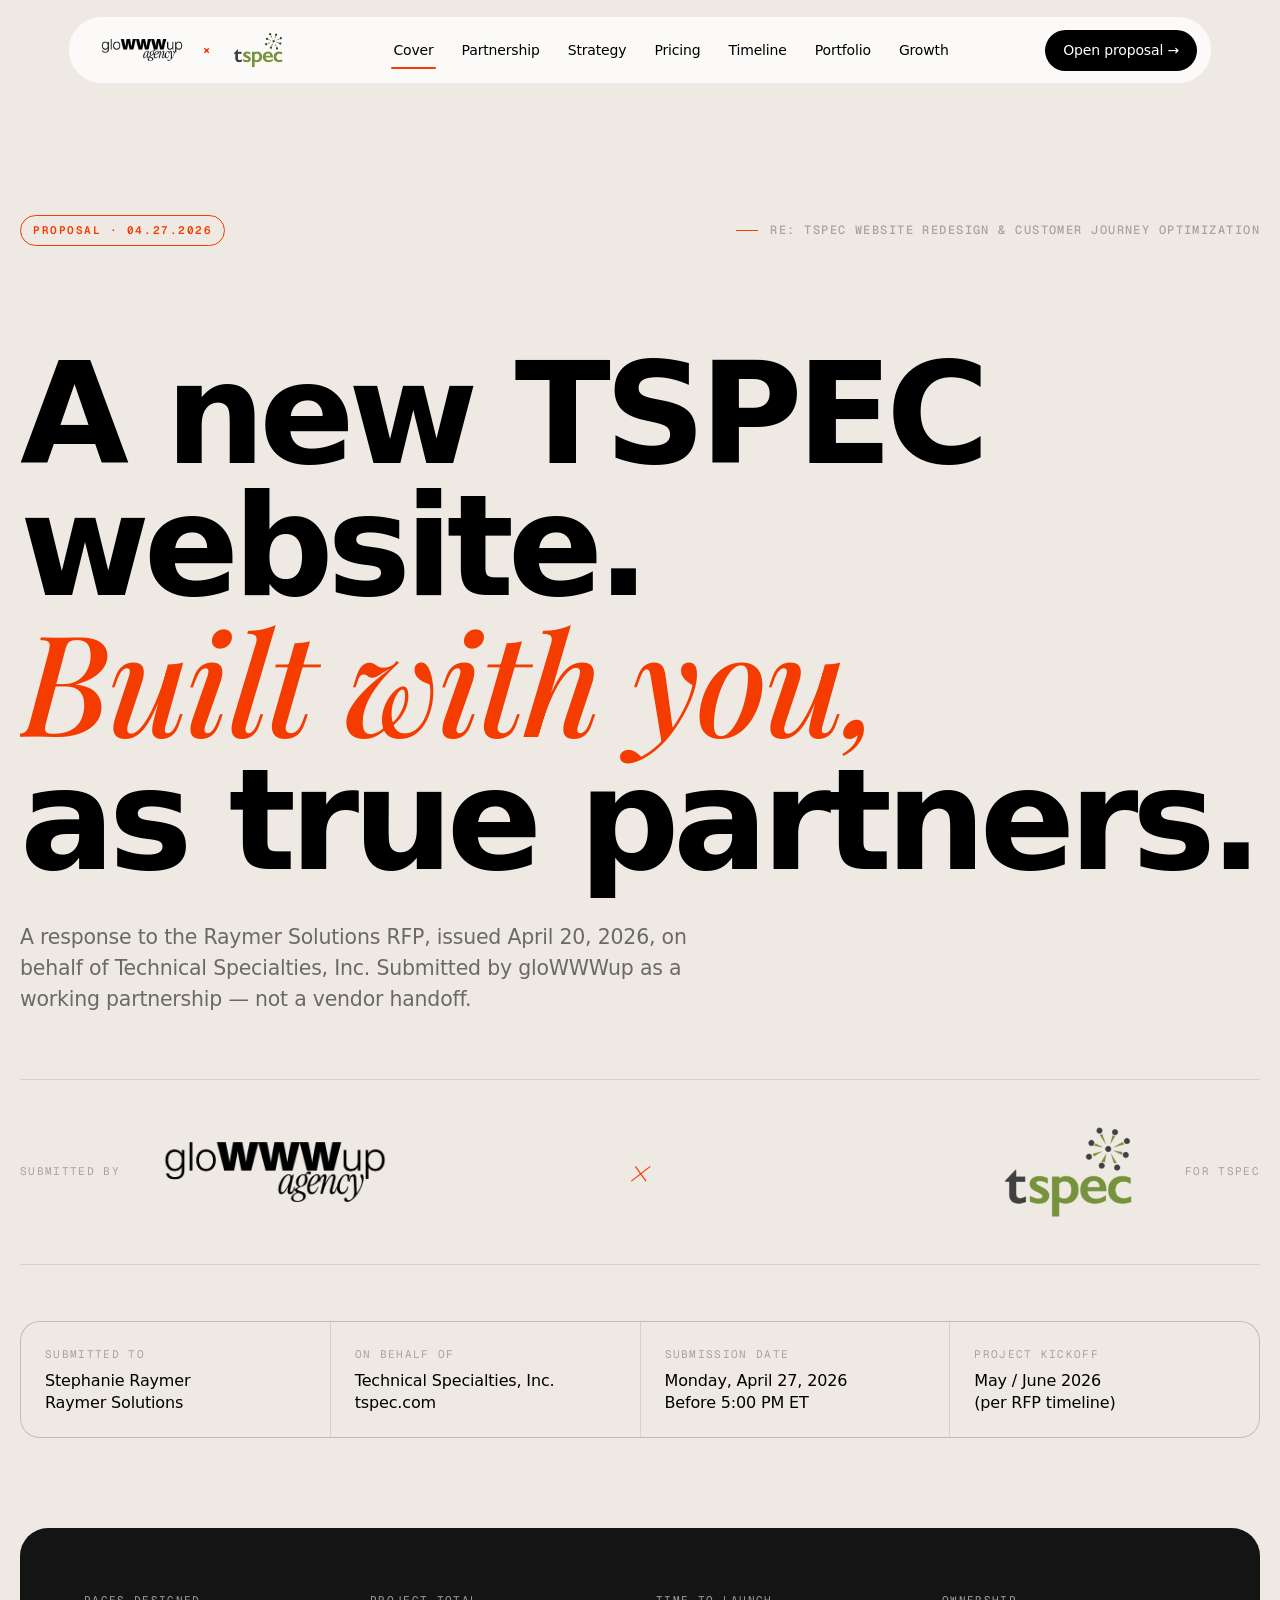
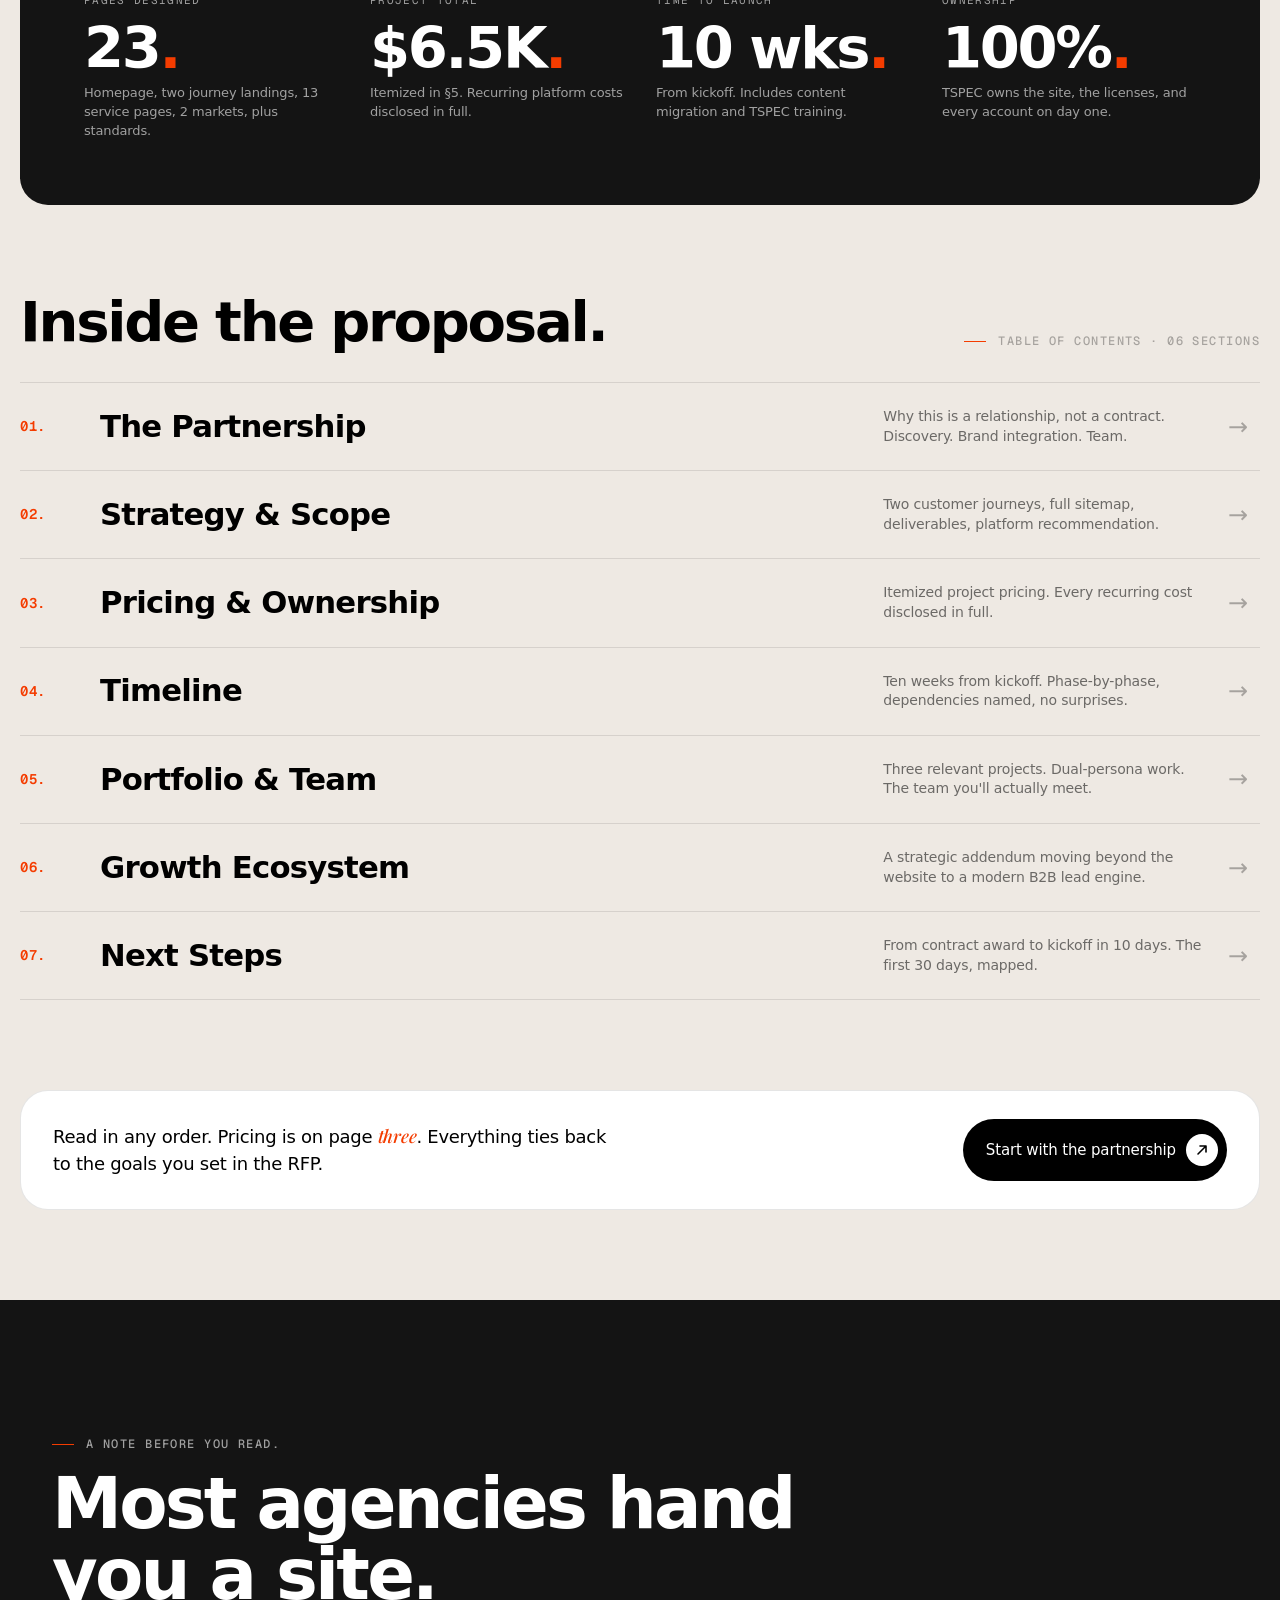
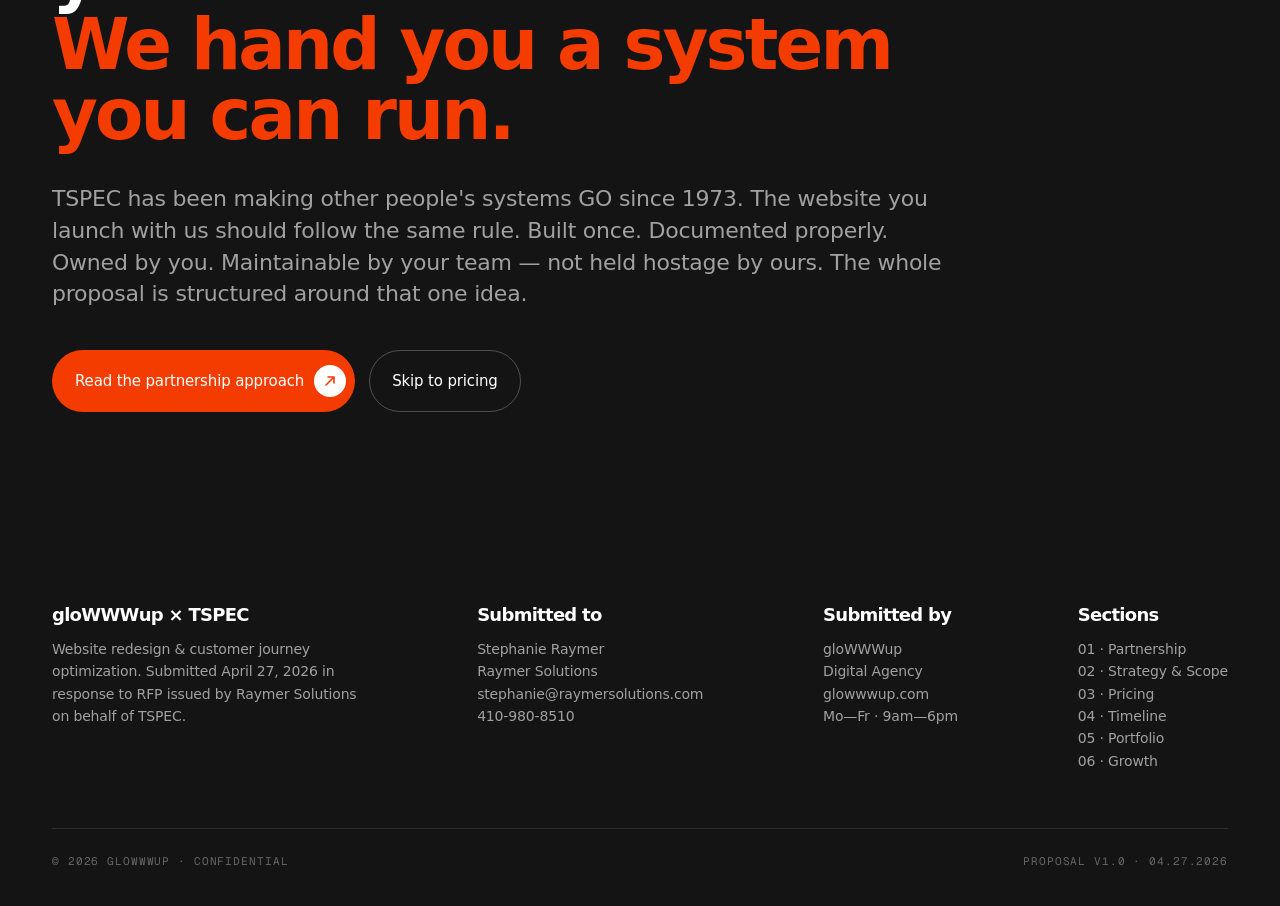
<file: index.html>
<!DOCTYPE html>
<html lang="en">

<head>
  <meta charset="utf-8">
  <meta name="viewport" content="width=device-width, initial-scale=1">
  <title>Proposal · gloWWWup × TSPEC · Website Redesign</title>
  <meta name="description"
    content="A website redesign proposal for TSPEC, prepared by gloWWWup in response to the Raymer Solutions RFP issued April 20, 2026.">
  <link rel="preconnect" href="https://fonts.googleapis.com">
  <link rel="preconnect" href="https://fonts.gstatic.com" crossorigin>
  <link
    href="https://fonts.googleapis.com/css2?family=Geist+Mono:wght@400;500;600&family=Playfair+Display:ital,wght@1,500&display=swap"
    rel="stylesheet">
  <link rel="stylesheet" href="assets/css/site.css">
  <style>
    /* ── Page-specific: cover hero ── */
    .cover-hero {
      padding: clamp(64px, 9vw, 144px) 0 clamp(56px, 7vw, 96px);
      position: relative;
      overflow: hidden;
    }

    .cover-eyebrow-row {
      display: flex;
      justify-content: space-between;
      align-items: center;
      margin-bottom: clamp(56px, 8vw, 112px);
      flex-wrap: wrap;
      gap: 16px;
    }

    .doc-tag {
      font-family: var(--font-geist);
      font-size: 11px;
      font-weight: 600;
      letter-spacing: .14em;
      text-transform: uppercase;
      color: var(--accent);
      padding: 6px 12px;
      border: 1px solid var(--accent);
      border-radius: var(--r-pill);
    }

    .cover-h1 {
      font-size: clamp(48px, 11vw, 156px);
      font-weight: 700;
      line-height: .94;
      letter-spacing: -.045em;
      margin: 0 0 36px;
      max-width: 14ch;
      overflow-wrap: break-word;
      word-break: break-word;
    }

    .cover-h1 .ital {
      font-family: var(--font-serif);
      font-style: italic;
      font-weight: 500;
      color: var(--accent);
      letter-spacing: -.02em;
    }

    .cover-sub {
      font-size: clamp(18px, 1.6vw, 22px);
      line-height: 1.5;
      color: var(--fg2);
      max-width: 56ch;
      margin: 0 0 64px;
      letter-spacing: -.01em;
    }

    /* Brand mark row */
    .brand-row {
      display: grid;
      grid-template-columns: 1fr auto 1fr;
      align-items: center;
      gap: 32px;
      padding: 32px 0;
      border-top: 1px solid var(--border);
      border-bottom: 1px solid var(--border);
      margin-bottom: 56px;
    }

    .brand-row .ours,
    .brand-row .theirs {
      display: flex;
      align-items: center;
      gap: 16px;
    }

    .brand-row .theirs {
      justify-self: end;
    }

    .brand-row .label {
      font-family: var(--font-geist);
      font-size: 11px;
      letter-spacing: .12em;
      text-transform: uppercase;
      color: var(--fg3);
    }

    .brand-row .ours img {
      max-height: 60px;
      height: auto;
      width: auto;
    }

    .brand-row .theirs img {
      max-height: 120px;
      height: auto;
      width: auto;
    }

    .brand-row .ampersand {
      font-family: var(--font-serif);
      font-style: italic;
      font-weight: 500;
      font-size: 40px;
      color: var(--accent);
      line-height: 1;
    }

    @media (max-width: 760px) {
      .brand-row {
        grid-template-columns: 1fr;
        text-align: center;
      }

      .brand-row .theirs {
        justify-self: center;
      }
    }

    /* Submission meta strip */
    .submission-meta {
      display: grid;
      grid-template-columns: repeat(4, 1fr);
      gap: 1px;
      background: var(--border);
      border: 1px solid var(--border);
      border-radius: var(--r-md);
      overflow: hidden;
      margin-bottom: clamp(56px, 7vw, 96px);
    }

    .submission-meta .cell {
      background: var(--bg);
      padding: 24px 24px;
    }

    .submission-meta .label {
      font-family: var(--font-geist);
      font-size: 11px;
      letter-spacing: .12em;
      text-transform: uppercase;
      color: var(--fg3);
      margin-bottom: 8px;
    }

    .submission-meta .val {
      font-size: 16px;
      font-weight: 500;
      line-height: 1.35;
      letter-spacing: -.01em;
    }

    @media (max-width: 760px) {
      .submission-meta {
        grid-template-columns: 1fr 1fr;
      }
    }

    @media (max-width: 480px) {
      .submission-meta {
        grid-template-columns: 1fr;
      }

      .submission-meta .cell {
        padding: 16px 20px;
      }
    }

    /* At-a-glance numbers */
    .glance {
      background: var(--bg-dark);
      color: var(--fg-on-dark);
      border-radius: var(--r-lg);
      padding: clamp(40px, 5vw, 64px);
      display: grid;
      grid-template-columns: repeat(4, 1fr);
      gap: 32px;
      margin-bottom: clamp(56px, 7vw, 96px);
      position: relative;
      overflow: hidden;
    }



    .glance .label {
      font-family: var(--font-geist);
      font-size: 11px;
      letter-spacing: .12em;
      text-transform: uppercase;
      color: var(--fg-on-dark-mute);
      margin-bottom: 12px;
    }

    .glance .num {
      font-size: clamp(40px, 4.5vw, 64px);
      font-weight: 700;
      line-height: 1;
      letter-spacing: -.04em;
      margin-bottom: 6px;
    }

    .glance .num .accent {
      color: var(--accent);
    }

    .glance .desc {
      font-size: 13px;
      color: var(--fg-on-dark-mute);
      line-height: 1.45;
    }

    @media (max-width: 900px) {
      .glance {
        grid-template-columns: repeat(2, 1fr);
      }
    }

    @media (max-width: 480px) {
      .glance {
        grid-template-columns: 1fr;
        padding: 32px 24px;
      }
    }

    /* TOC */
    .toc-block {
      margin-bottom: clamp(56px, 7vw, 96px);
    }

    .toc-block .head {
      display: flex;
      justify-content: space-between;
      align-items: flex-end;
      margin-bottom: 32px;
      flex-wrap: wrap;
      gap: 16px;
    }

    .toc-list {
      display: flex;
      flex-direction: column;
    }

    .toc-row {
      display: grid;
      grid-template-columns: 56px 1fr auto 32px;
      gap: 24px;
      align-items: center;
      padding: 24px 0;
      border-top: 1px solid var(--border);
      transition: padding-left .25s var(--ease-out);
      color: var(--fg1);
    }

    .toc-row:last-child {
      border-bottom: 1px solid var(--border);
    }

    .toc-row:hover {
      padding-left: 12px;
      background: linear-gradient(90deg, var(--accent-soft) 0%, transparent 60%);
    }

    .toc-row:hover .toc-arrow {
      color: var(--accent);
      transform: translateX(4px);
    }

    .toc-num {
      font-family: var(--font-geist);
      font-size: 14px;
      font-weight: 600;
      color: var(--accent);
      letter-spacing: .04em;
    }

    .toc-title {
      font-size: clamp(22px, 2.4vw, 32px);
      font-weight: 600;
      letter-spacing: -.025em;
      line-height: 1.1;
    }

    .toc-desc {
      font-size: 14px;
      color: var(--fg2);
      line-height: 1.4;
      max-width: 36ch;
    }

    .toc-arrow {
      font-size: 24px;
      color: var(--fg3);
      transition: color .2s var(--ease-out), transform .2s var(--ease-out);
    }

    @media (max-width: 760px) {
      .toc-row {
        grid-template-columns: 40px 1fr 24px;
        gap: 16px;
      }

      .toc-desc {
        display: none;
      }
    }

    @media (max-width: 480px) {
      .toc-row {
        grid-template-columns: 1fr 24px;
        padding: 20px 0;
      }

      .toc-num {
        display: none;
      }

      .toc-title {
        font-size: 20px;
      }
    }

    /* Strap below */
    .open-strap {
      display: flex;
      align-items: center;
      justify-content: space-between;
      gap: 24px;
      flex-wrap: wrap;
      background: var(--surface);
      border: 1px solid var(--border);
      border-radius: var(--r-lg);
      padding: 28px 32px;
    }

    .open-strap .msg {
      font-size: 18px;
      font-weight: 500;
      letter-spacing: -.015em;
      max-width: 50ch;
    }

    .open-strap .msg em {
      color: var(--accent);
    }
  </style>
  <link rel="icon" type="image/png" href="assets/img/favicon.png">
</head>

<body>

  <!-- ── NAV ── -->
  <header class="shell">
    <nav class="nav-pill">
      <div class="brand">
        <img src="assets/img/glowwwup-wordmark.png" alt="gloWWWup">
        <span class="x">×</span>
        <span><img src="assets/img/tspec-logo.png" alt="TSPEC"></span>
      </div>
      <div class="links">
        <a href="index.html" class="active">Cover</a>
        <a href="partnership.html">Partnership</a>
        <a href="strategy.html">Strategy</a>
        <a href="pricing.html">Pricing</a>
        <a href="timeline.html">Timeline</a>
        <a href="portfolio.html">Portfolio</a>
        <a href="growth.html">Growth</a>
      </div>
      <a href="partnership.html" class="cta">Open proposal →</a>
    </nav>
  </header>

  <!-- ── COVER HERO ── -->
  <section class="cover-hero shell">
    <div class="cover-eyebrow-row">
      <span class="doc-tag">Proposal · 04.27.2026</span>
      <span class="eyebrow">Re: TSPEC Website Redesign &amp; Customer Journey Optimization</span>
    </div>

    <h1 class="cover-h1">
      A new TSPEC website.<br>
      <span class="ital">Built with you,</span><br>
      as true partners.
    </h1>

    <p class="cover-sub">
      A response to the Raymer Solutions RFP, issued April 20, 2026, on behalf of Technical Specialties, Inc. Submitted
      by gloWWWup as a working partnership — not a vendor handoff.
    </p>

    <div class="brand-row">
      <div class="ours">
        <span class="label">Submitted by</span>
        <img src="assets/img/glowwwup-wordmark.png" alt="gloWWWup">
      </div>
      <span class="ampersand">×</span>
      <div class="theirs">
        <img src="assets/img/tspec-logo.png" alt="TSPEC">
        <span class="label">For TSPEC</span>
      </div>
    </div>

    <!-- Submission metadata -->
    <div class="submission-meta">
      <div class="cell">
        <div class="label">Submitted to</div>
        <div class="val">Stephanie Raymer<br>Raymer Solutions</div>
      </div>
      <div class="cell">
        <div class="label">On behalf of</div>
        <div class="val">Technical Specialties, Inc.<br>tspec.com</div>
      </div>
      <div class="cell">
        <div class="label">Submission date</div>
        <div class="val">Monday, April 27, 2026<br>Before 5:00 PM ET</div>
      </div>
      <div class="cell">
        <div class="label">Project kickoff</div>
        <div class="val">May / June 2026<br>(per RFP timeline)</div>
      </div>
    </div>

    <!-- At-a-glance -->
    <div class="glance">
      <div>
        <div class="label">Pages designed</div>
        <div class="num">23<span class="accent">.</span></div>
        <div class="desc">Homepage, two journey landings, 13 service pages, 2 markets, plus standards.</div>
      </div>
      <div>
        <div class="label">Project total</div>
        <div class="num">$6.5K<span class="accent">.</span></div>
        <div class="desc">Itemized in §5. Recurring platform costs disclosed in full.</div>
      </div>
      <div>
        <div class="label">Time to launch</div>
        <div class="num">10 wks<span class="accent">.</span></div>
        <div class="desc">From kickoff. Includes content migration and TSPEC training.</div>
      </div>
      <div>
        <div class="label">Ownership</div>
        <div class="num">100%<span class="accent">.</span></div>
        <div class="desc">TSPEC owns the site, the licenses, and every account on day one.</div>
      </div>
    </div>

    <!-- TOC -->
    <div class="toc-block">
      <div class="head">
        <h2 style="font-size: clamp(36px, 4.5vw, 56px); letter-spacing: -.04em;">Inside the proposal.</h2>
        <span class="eyebrow">Table of contents · 06 sections</span>
      </div>

      <div class="toc-list">
        <a class="toc-row" href="partnership.html">
          <span class="toc-num">01.</span>
          <div>
            <div class="toc-title">The Partnership</div>
          </div>
          <div class="toc-desc">Why this is a relationship, not a contract. Discovery. Brand integration. Team.</div>
          <span class="toc-arrow">→</span>
        </a>
        <a class="toc-row" href="strategy.html">
          <span class="toc-num">02.</span>
          <div>
            <div class="toc-title">Strategy &amp; Scope</div>
          </div>
          <div class="toc-desc">Two customer journeys, full sitemap, deliverables, platform recommendation.</div>
          <span class="toc-arrow">→</span>
        </a>
        <a class="toc-row" href="pricing.html">
          <span class="toc-num">03.</span>
          <div>
            <div class="toc-title">Pricing &amp; Ownership</div>
          </div>
          <div class="toc-desc">Itemized project pricing. Every recurring cost disclosed in full.</div>
          <span class="toc-arrow">→</span>
        </a>
        <a class="toc-row" href="timeline.html">
          <span class="toc-num">04.</span>
          <div>
            <div class="toc-title">Timeline</div>
          </div>
          <div class="toc-desc">Ten weeks from kickoff. Phase-by-phase, dependencies named, no surprises.</div>
          <span class="toc-arrow">→</span>
        </a>
        <a class="toc-row" href="portfolio.html">
          <span class="toc-num">05.</span>
          <div>
            <div class="toc-title">Portfolio &amp; Team</div>
          </div>
          <div class="toc-desc">Three relevant projects. Dual-persona work. The team you'll actually meet.</div>
          <span class="toc-arrow">→</span>
        </a>
        <a class="toc-row" href="growth.html">
          <span class="toc-num">06.</span>
          <div>
            <div class="toc-title">Growth Ecosystem</div>
          </div>
          <div class="toc-desc">A strategic addendum moving beyond the website to a modern B2B lead engine.</div>
          <span class="toc-arrow">→</span>
        </a>
        <a class="toc-row" href="partnership.html#discovery">
          <span class="toc-num">07.</span>
          <div>
            <div class="toc-title">Next Steps</div>
          </div>
          <div class="toc-desc">From contract award to kickoff in 10 days. The first 30 days, mapped.</div>
          <span class="toc-arrow">→</span>
        </a>
      </div>
    </div>

    <div class="open-strap">
      <p class="msg">
        Read in any order. Pricing is on page <em>three</em>. Everything ties back to the goals you set in the RFP.
      </p>
      <a href="partnership.html" class="btn btn-primary">
        Start with the partnership
        <span class="arrow">
          <svg viewBox="0 0 12 12" fill="none">
            <path d="M2 10L10 2M10 2H4M10 2V8" stroke="#000" stroke-width="1.6" stroke-linecap="round"
              stroke-linejoin="round" />
          </svg>
        </span>
      </a>
    </div>
  </section>

  <!-- ── DARK BAND: voice statement ── -->
  <section class="dark-band">
    <div class="shell">
      <p class="eyebrow">A note before you read.</p>
      <h2 style="color: var(--fg-on-dark); font-size: clamp(36px, 5.5vw, 72px); margin: 16px 0 32px; max-width: 18ch;">
        Most agencies hand you a site.<br>
        <span class="accent">We hand you a system you can run.</span>
      </h2>
      <p class="lede" style="max-width: 64ch;">
        TSPEC has been making other people's systems GO since 1973. The website you launch with us should follow the
        same rule. Built once. Documented properly. Owned by you. Maintainable by your team — not held hostage by ours.
        The whole proposal is structured around that one idea.
      </p>
      <div style="display: flex; gap: 14px; margin-top: 40px; flex-wrap: wrap;">
        <a href="partnership.html" class="btn btn-accent">
          Read the partnership approach
          <span class="arrow">
            <svg viewBox="0 0 12 12" fill="none">
              <path d="M2 10L10 2M10 2H4M10 2V8" stroke="#F43C00" stroke-width="1.6" stroke-linecap="round"
                stroke-linejoin="round" />
            </svg>
          </span>
        </a>
        <a href="pricing.html" class="btn btn-ghost btn-on-dark">Skip to pricing</a>
      </div>
    </div>
  </section>

  <!-- ── FOOTER ── -->
  <footer class="site-foot">
    <div class="shell">
      <div class="row">
        <div style="max-width: 30ch;">
          <h6>gloWWWup × TSPEC</h6>
          <p>Website redesign &amp; customer journey optimization. Submitted April 27, 2026 in response to RFP issued by
            Raymer Solutions on behalf of TSPEC.</p>
        </div>
        <div>
          <h6>Submitted to</h6>
          <p>Stephanie Raymer<br>Raymer Solutions<br><a
              href="mailto:stephanie@raymersolutions.com">stephanie@raymersolutions.com</a><br>410-980-8510</p>
        </div>
        <div>
          <h6>Submitted by</h6>
          <p>gloWWWup<br>Digital Agency<br><a href="https://glowwwup.com">glowwwup.com</a><br>Mo—Fr · 9am—6pm</p>
        </div>
        <div>
          <h6>Sections</h6>
          <p>
            <a href="partnership.html">01 · Partnership</a><br>
            <a href="strategy.html">02 · Strategy &amp; Scope</a><br>
            <a href="pricing.html">03 · Pricing</a><br>
            <a href="timeline.html">04 · Timeline</a><br>
            <a href="portfolio.html">05 · Portfolio</a><br>
            <a href="growth.html">06 · Growth</a>
          </p>
        </div>
      </div>
      <div class="legal">
        <span>© 2026 gloWWWup · Confidential</span>
        <span>Proposal v1.0 · 04.27.2026</span>
      </div>
    </div>
  </footer>

</body>

</html>
</file>
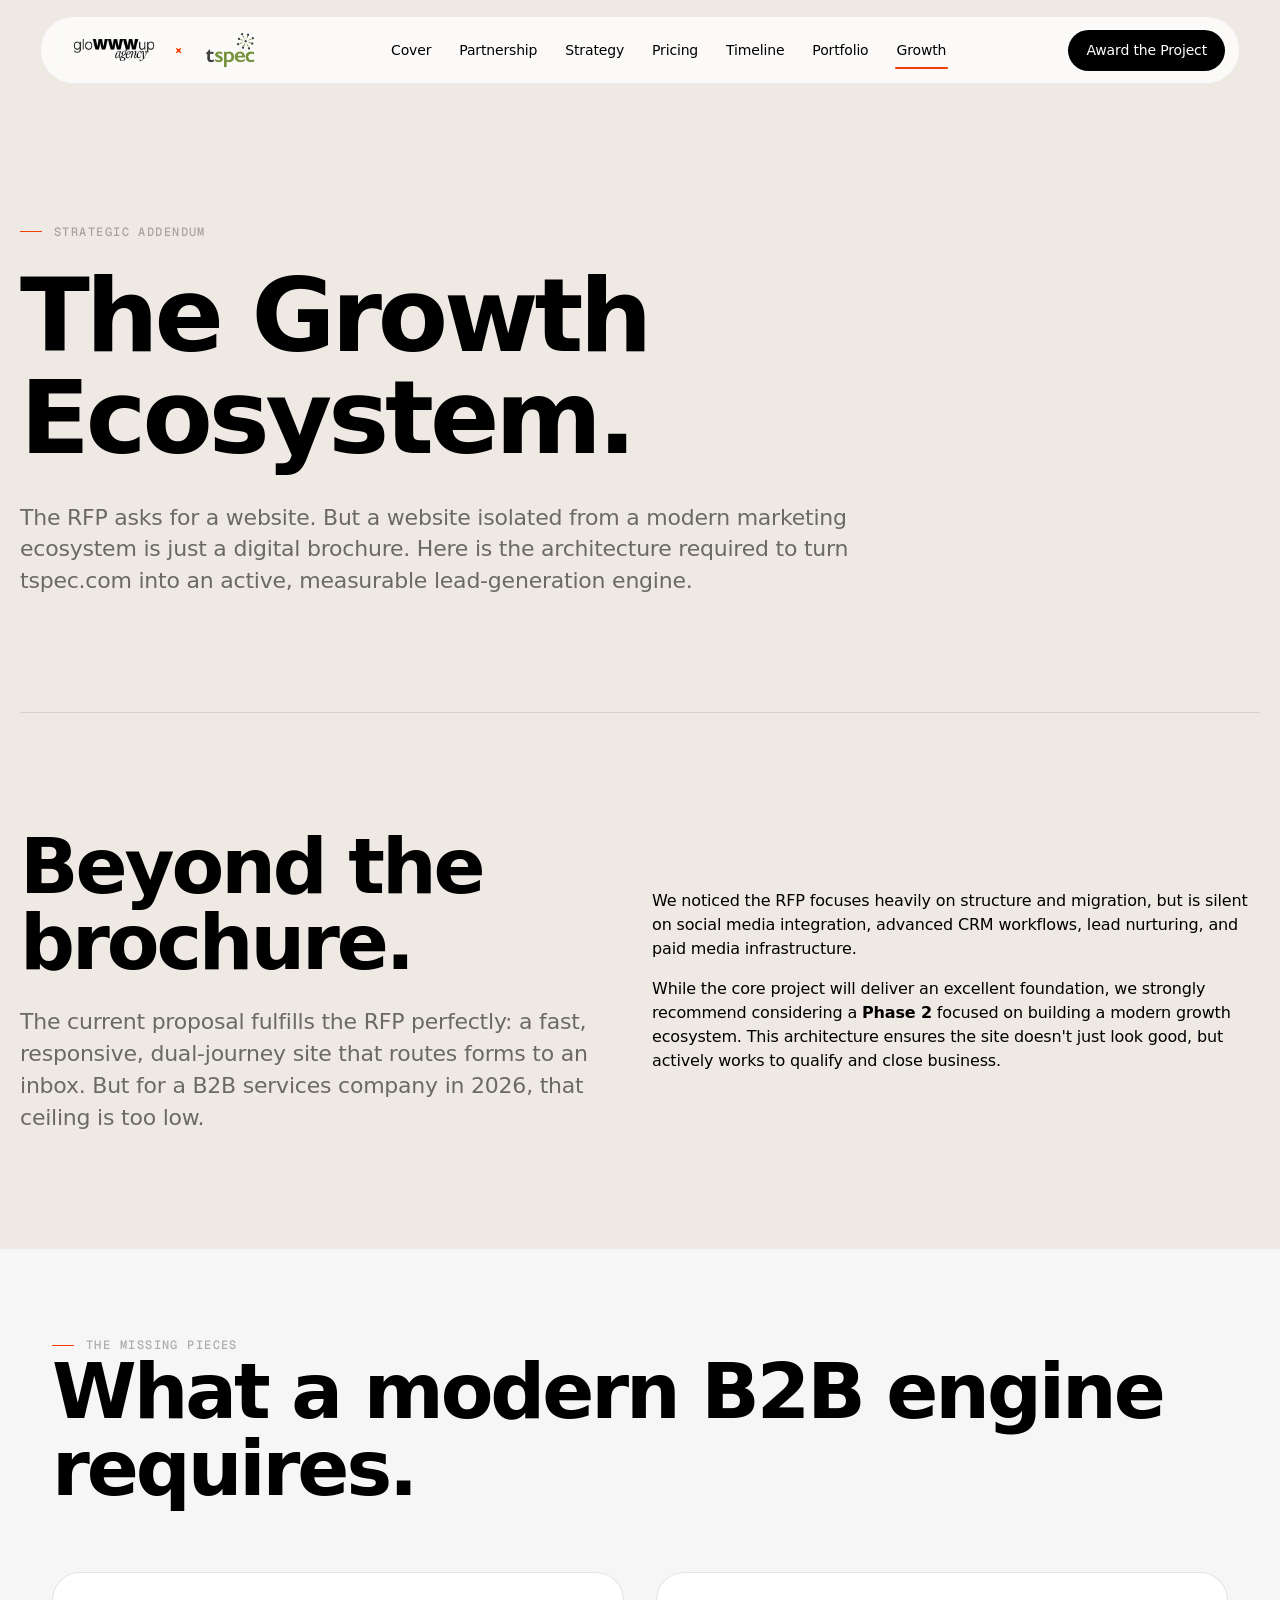
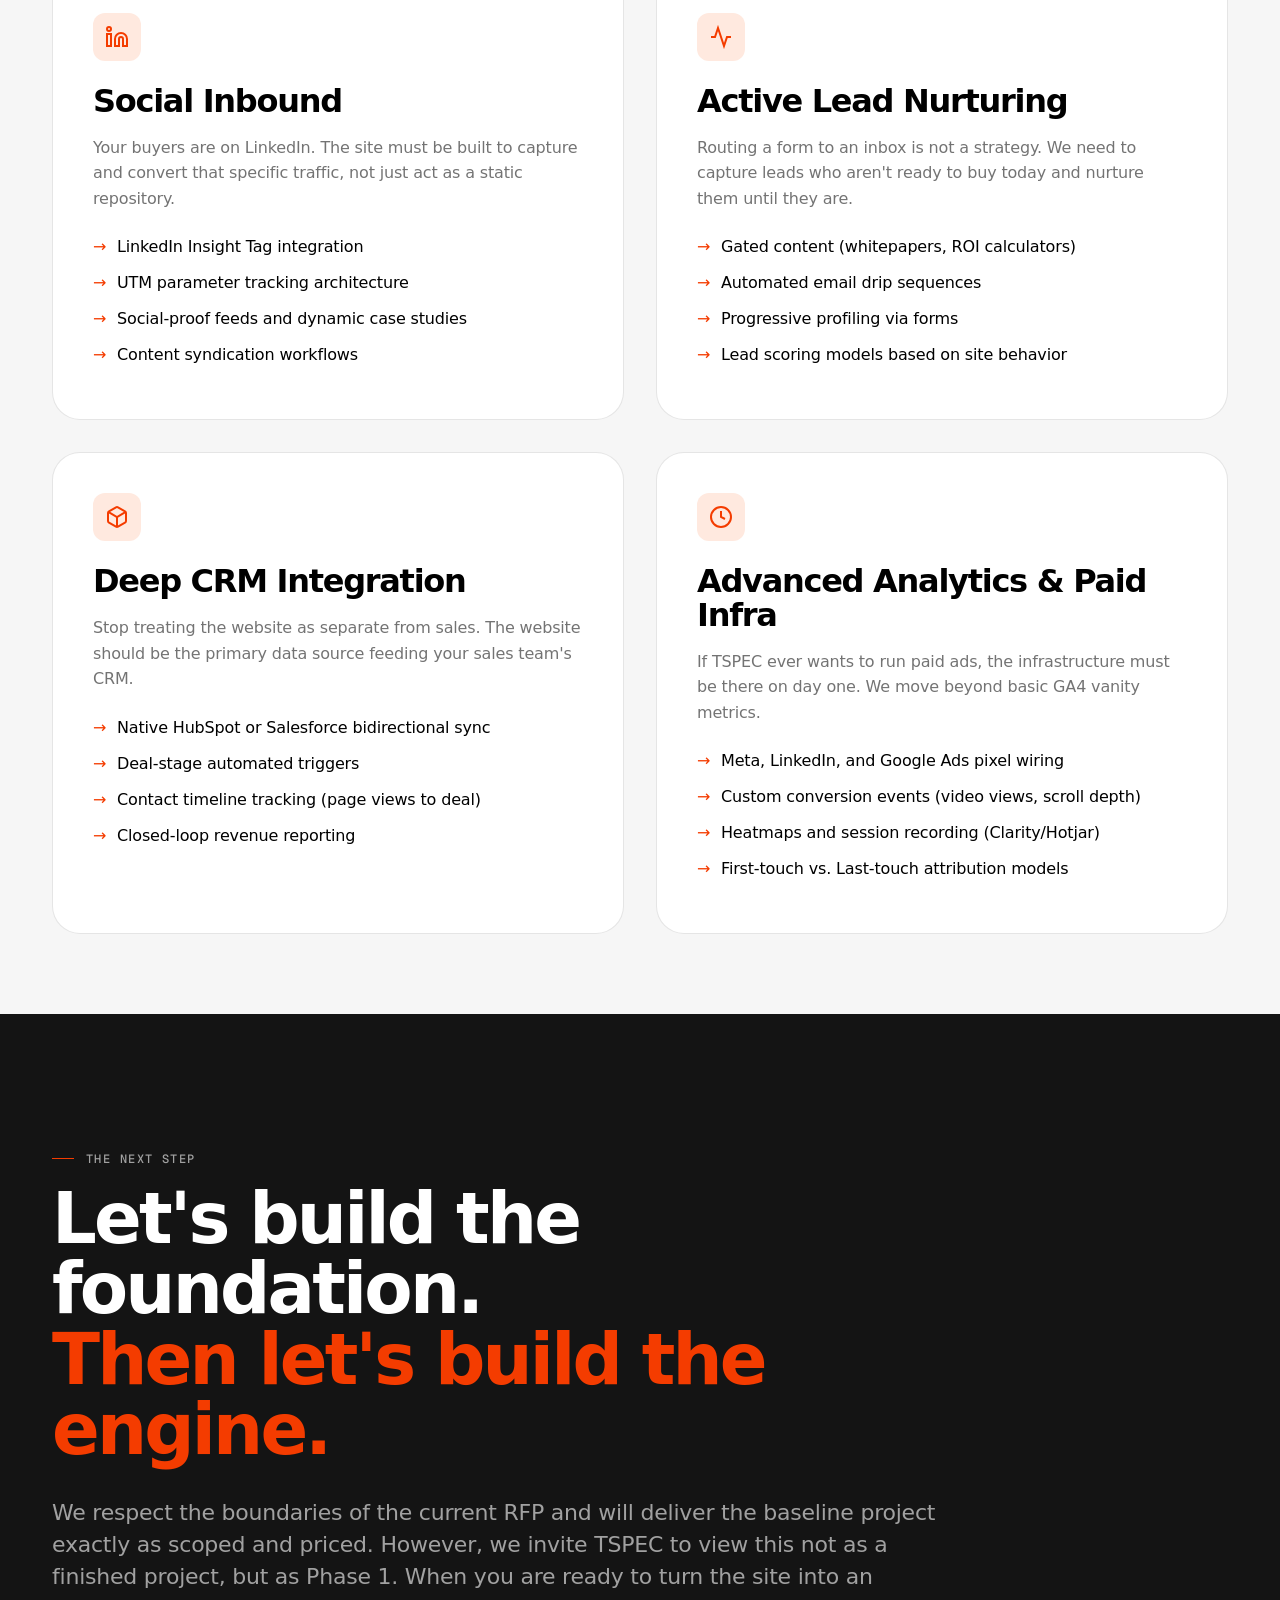
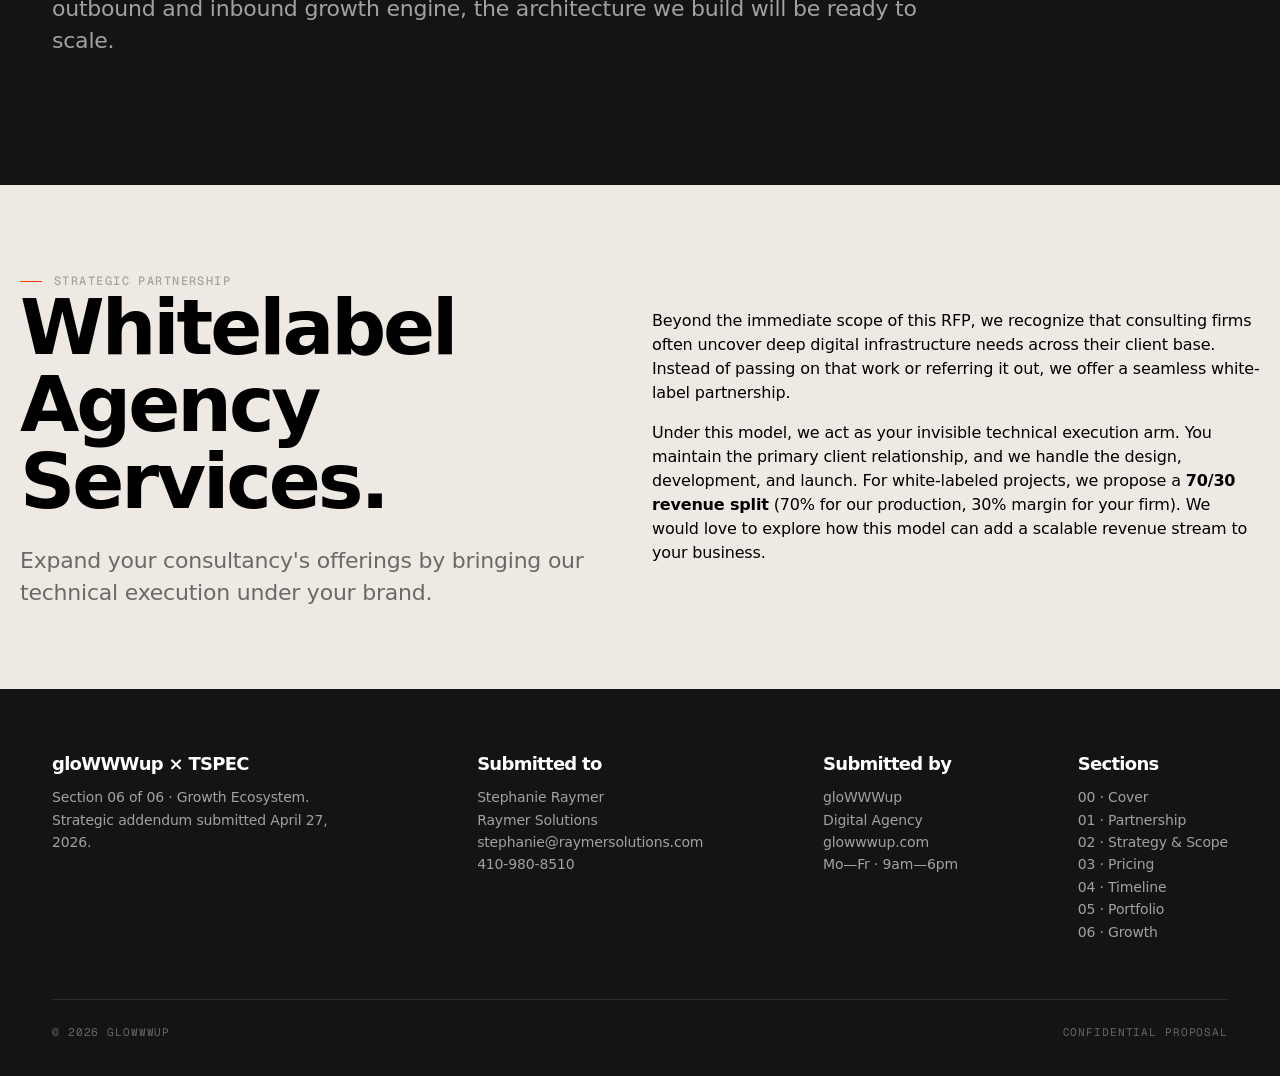
<file: growth.html>
<!DOCTYPE html>
<html lang="en">

<head>
  <meta charset="utf-8">
  <meta name="viewport" content="width=device-width, initial-scale=1">
  <title>Growth Ecosystem · gloWWWup × TSPEC</title>
  <meta name="description"
    content="A strategic addendum to the TSPEC RFP response, focusing on the modern growth ecosystem, lead generation, and CRM integration.">
  <link rel="preconnect" href="https://fonts.googleapis.com">
  <link rel="preconnect" href="https://fonts.gstatic.com" crossorigin>
  <link
    href="https://fonts.googleapis.com/css2?family=Geist+Mono:wght@400;500;600&family=Playfair+Display:ital,wght@1,500&display=swap"
    rel="stylesheet">
  <link rel="stylesheet" href="assets/css/site.css">
  <style>
    .growth-hero {
      padding: clamp(64px, 9vw, 128px) 0;
      border-bottom: 1px solid var(--border);
    }

    .growth-hero h1 {
      font-size: clamp(48px, 8vw, 120px);
      letter-spacing: -.04em;
      line-height: 1;
      margin: 24px 0 32px;
      max-width: 14ch;
      overflow-wrap: break-word;
      word-break: break-word;
    }

    .ecosystem-grid {
      display: grid;
      grid-template-columns: repeat(2, 1fr);
      gap: 32px;
      margin-top: 64px;
    }

    @media (max-width: 760px) {
      .ecosystem-grid {
        grid-template-columns: 1fr;
      }
    }

    .eco-card {
      background: var(--surface);
      border: 1px solid var(--border);
      padding: 40px;
      border-radius: var(--r-lg);
    }

    .eco-card h3 {
      margin-bottom: 16px;
      font-size: clamp(24px, 3vw, 32px);
    }

    .eco-card p {
      color: var(--fg2);
      line-height: 1.6;
      margin-bottom: 24px;
    }

    .eco-card ul {
      list-style: none;
      padding: 0;
      margin: 0;
    }

    .eco-card li {
      position: relative;
      padding-left: 24px;
      margin-bottom: 12px;
      color: var(--fg1);
      font-weight: 500;
    }

    .eco-card li::before {
      content: '→';
      position: absolute;
      left: 0;
      color: var(--accent);
    }

    .eco-icon {
      display: inline-flex;
      align-items: center;
      justify-content: center;
      width: 48px;
      height: 48px;
      border-radius: var(--r-sm);
      background: var(--accent-soft);
      color: var(--accent);
      margin-bottom: 24px;
    }
  </style>
  <link rel="icon" type="image/png" href="assets/img/favicon.png">
</head>

<body>

  <!-- ── NAV PILL ── -->
  <nav class="nav-pill">
    <div class="brand">
      <img src="assets/img/glowwwup-wordmark.png" alt="gloWWWup">
      <span class="x">×</span>
      <span><img src="assets/img/tspec-logo.png" alt="TSPEC"></span>
    </div>
    <div class="links">
      <a href="index.html">Cover</a>
      <a href="partnership.html">Partnership</a>
      <a href="strategy.html">Strategy</a>
      <a href="pricing.html">Pricing</a>
      <a href="timeline.html">Timeline</a>
      <a href="portfolio.html">Portfolio</a>
      <a href="growth.html" class="active">Growth</a>
    </div>
    <a href="mailto:stephanie@raymersolutions.com" class="cta">Award the Project</a>
  </nav>

  <!-- ── HERO ── -->
  <section class="growth-hero shell">
    <p class="eyebrow">Strategic Addendum</p>
    <h1>The <span class="ital">Growth</span> Ecosystem.</h1>
    <p class="lede" style="max-width: 65ch;">
      The RFP asks for a website. But a website isolated from a modern marketing ecosystem is just a digital brochure.
      Here is the architecture required to turn tspec.com into an active, measurable lead-generation engine.
    </p>
  </section>

  <!-- ── INTRODUCTION ── -->
  <section class="section shell">
    <div class="grid-2">
      <div>
        <h2>Beyond the brochure.</h2>
        <p class="lede" style="margin-top: 24px;">The current proposal fulfills the RFP perfectly: a fast, responsive,
          dual-journey site that routes forms to an inbox. But for a B2B services company in 2026, that ceiling is too
          low.</p>
      </div>
      <div class="stack" style="justify-content: center;">
        <p>We noticed the RFP focuses heavily on structure and migration, but is silent on social media integration,
          advanced CRM workflows, lead nurturing, and paid media infrastructure. </p>
        <p>While the core project will deliver an excellent foundation, we strongly recommend considering a
          <strong>Phase 2</strong> focused on building a modern growth ecosystem. This architecture ensures the site
          doesn't just look good, but actively works to qualify and close business.</p>
      </div>
    </div>
  </section>

  <!-- ── ECOSYSTEM PILLARS ── -->
  <section class="section-on-alt">
    <div class="shell" style="padding-top: 80px; padding-bottom: 80px;">
      <p class="eyebrow">The Missing Pieces</p>
      <h2>What a modern B2B engine requires.</h2>

      <div class="ecosystem-grid">

        <!-- Pillar 1 -->
        <div class="eco-card">
          <div class="eco-icon">
            <svg width="24" height="24" viewBox="0 0 24 24" fill="none" stroke="currentColor" stroke-width="2">
              <path d="M16 8a6 6 0 0 1 6 6v7h-4v-7a2 2 0 0 0-2-2 2 2 0 0 0-2 2v7h-4v-7a6 6 0 0 1 6-6z"></path>
              <rect x="2" y="9" width="4" height="12"></rect>
              <circle cx="4" cy="4" r="2"></circle>
            </svg>
          </div>
          <h3>Social Inbound</h3>
          <p>Your buyers are on LinkedIn. The site must be built to capture and convert that specific traffic, not just
            act as a static repository.</p>
          <ul>
            <li>LinkedIn Insight Tag integration</li>
            <li>UTM parameter tracking architecture</li>
            <li>Social-proof feeds and dynamic case studies</li>
            <li>Content syndication workflows</li>
          </ul>
        </div>

        <!-- Pillar 2 -->
        <div class="eco-card">
          <div class="eco-icon">
            <svg width="24" height="24" viewBox="0 0 24 24" fill="none" stroke="currentColor" stroke-width="2">
              <path d="M22 12h-4l-3 9L9 3l-3 9H2"></path>
            </svg>
          </div>
          <h3>Active Lead Nurturing</h3>
          <p>Routing a form to an inbox is not a strategy. We need to capture leads who aren't ready to buy today and
            nurture them until they are.</p>
          <ul>
            <li>Gated content (whitepapers, ROI calculators)</li>
            <li>Automated email drip sequences</li>
            <li>Progressive profiling via forms</li>
            <li>Lead scoring models based on site behavior</li>
          </ul>
        </div>

        <!-- Pillar 3 -->
        <div class="eco-card">
          <div class="eco-icon">
            <svg width="24" height="24" viewBox="0 0 24 24" fill="none" stroke="currentColor" stroke-width="2">
              <path
                d="M21 16V8a2 2 0 0 0-1-1.73l-7-4a2 2 0 0 0-2 0l-7 4A2 2 0 0 0 3 8v8a2 2 0 0 0 1 1.73l7 4a2 2 0 0 0 2 0l7-4A2 2 0 0 0 21 16z">
              </path>
              <polyline points="3.27 6.96 12 12.01 20.73 6.96"></polyline>
              <line x1="12" y1="22.08" x2="12" y2="12"></line>
            </svg>
          </div>
          <h3>Deep CRM Integration</h3>
          <p>Stop treating the website as separate from sales. The website should be the primary data source feeding
            your sales team's CRM.</p>
          <ul>
            <li>Native HubSpot or Salesforce bidirectional sync</li>
            <li>Deal-stage automated triggers</li>
            <li>Contact timeline tracking (page views to deal)</li>
            <li>Closed-loop revenue reporting</li>
          </ul>
        </div>

        <!-- Pillar 4 -->
        <div class="eco-card">
          <div class="eco-icon">
            <svg width="24" height="24" viewBox="0 0 24 24" fill="none" stroke="currentColor" stroke-width="2">
              <circle cx="12" cy="12" r="10"></circle>
              <polyline points="12 6 12 12 16 14"></polyline>
            </svg>
          </div>
          <h3>Advanced Analytics & Paid Infra</h3>
          <p>If TSPEC ever wants to run paid ads, the infrastructure must be there on day one. We move beyond basic GA4
            vanity metrics.</p>
          <ul>
            <li>Meta, LinkedIn, and Google Ads pixel wiring</li>
            <li>Custom conversion events (video views, scroll depth)</li>
            <li>Heatmaps and session recording (Clarity/Hotjar)</li>
            <li>First-touch vs. Last-touch attribution models</li>
          </ul>
        </div>

      </div>
    </div>
  </section>

  <!-- ── PHASE 2 PROPOSAL ── -->
  <section class="dark-band">
    <div class="shell">
      <p class="eyebrow eyebrow-on-dark">The Next Step</p>
      <h2 style="font-size: clamp(36px, 5.5vw, 72px); margin: 16px 0 32px; max-width: 18ch;">
        Let's build the foundation.<br>
        <span class="accent">Then let's build the engine.</span>
      </h2>
      <p class="lede" style="max-width: 64ch;">
        We respect the boundaries of the current RFP and will deliver the baseline project exactly as scoped and priced.
        However, we invite TSPEC to view this not as a finished project, but as Phase 1. When you are ready to turn the
        site into an outbound and inbound growth engine, the architecture we build will be ready to scale.
      </p>
    </div>
  </section>

  <!-- ── AGENCY WHITELABEL PARTNERSHIP ── -->
  <section class="section shell" style="padding-top: 80px; padding-bottom: 80px;">
    <div class="grid-2">
      <div>
        <p class="eyebrow">Strategic Partnership</p>
        <h2>Whitelabel Agency Services.</h2>
        <p class="lede" style="margin-top: 24px;">Expand your consultancy's offerings by bringing our technical execution under your brand.</p>
      </div>
      <div class="stack" style="justify-content: center;">
        <p>Beyond the immediate scope of this RFP, we recognize that consulting firms often uncover deep digital infrastructure needs across their client base. Instead of passing on that work or referring it out, we offer a seamless white-label partnership.</p>
        <p>Under this model, we act as your invisible technical execution arm. You maintain the primary client relationship, and we handle the design, development, and launch. For white-labeled projects, we propose a <strong>70/30 revenue split</strong> (70% for our production, 30% margin for your firm). We would love to explore how this model can add a scalable revenue stream to your business.</p>
      </div>
    </div>
  </section>

  <!-- ── FOOTER ── -->
  <footer class="site-foot">
    <div class="shell">
      <div class="row">
        <div style="max-width: 30ch;">
          <h6>gloWWWup × TSPEC</h6>
          <p>Section 06 of 06 · Growth Ecosystem. Strategic addendum submitted April 27, 2026.</p>
        </div>
        <div>
          <h6>Submitted to</h6>
          <p>Stephanie Raymer<br>Raymer Solutions<br><a
              href="mailto:stephanie@raymersolutions.com">stephanie@raymersolutions.com</a><br>410-980-8510</p>
        </div>
        <div>
          <h6>Submitted by</h6>
          <p>gloWWWup<br>Digital Agency<br><a href="https://glowwwup.com">glowwwup.com</a><br>Mo—Fr · 9am—6pm</p>
        </div>
        <div>
          <h6>Sections</h6>
          <p>
            <a href="index.html">00 · Cover</a><br>
            <a href="partnership.html">01 · Partnership</a><br>
            <a href="strategy.html">02 · Strategy &amp; Scope</a><br>
            <a href="pricing.html">03 · Pricing</a><br>
            <a href="timeline.html">04 · Timeline</a><br>
            <a href="portfolio.html">05 · Portfolio</a><br>
            <a href="growth.html">06 · Growth</a>
          </p>
        </div>
      </div>
      <div class="legal">
        <span>© 2026 gloWWWup</span>
        <span>Confidential Proposal</span>
      </div>
    </div>
  </footer>

</body>

</html>
</file>
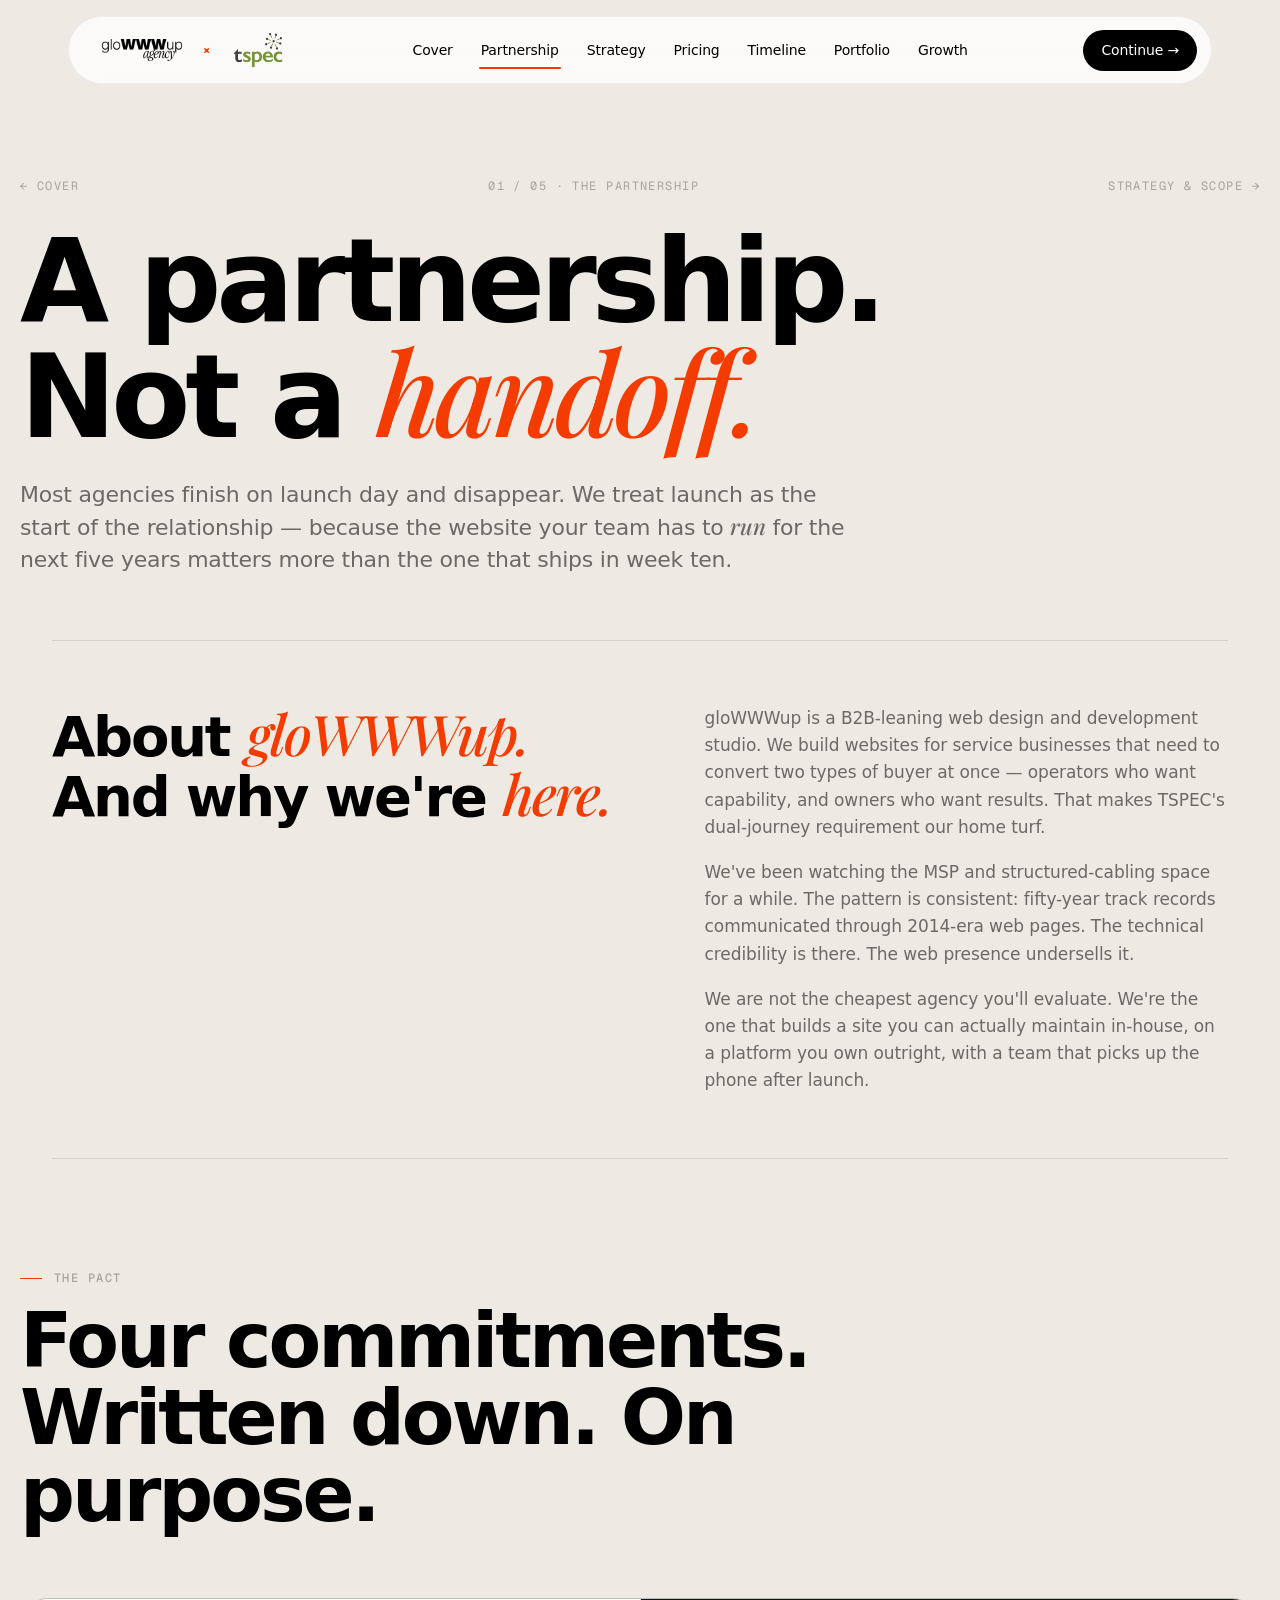
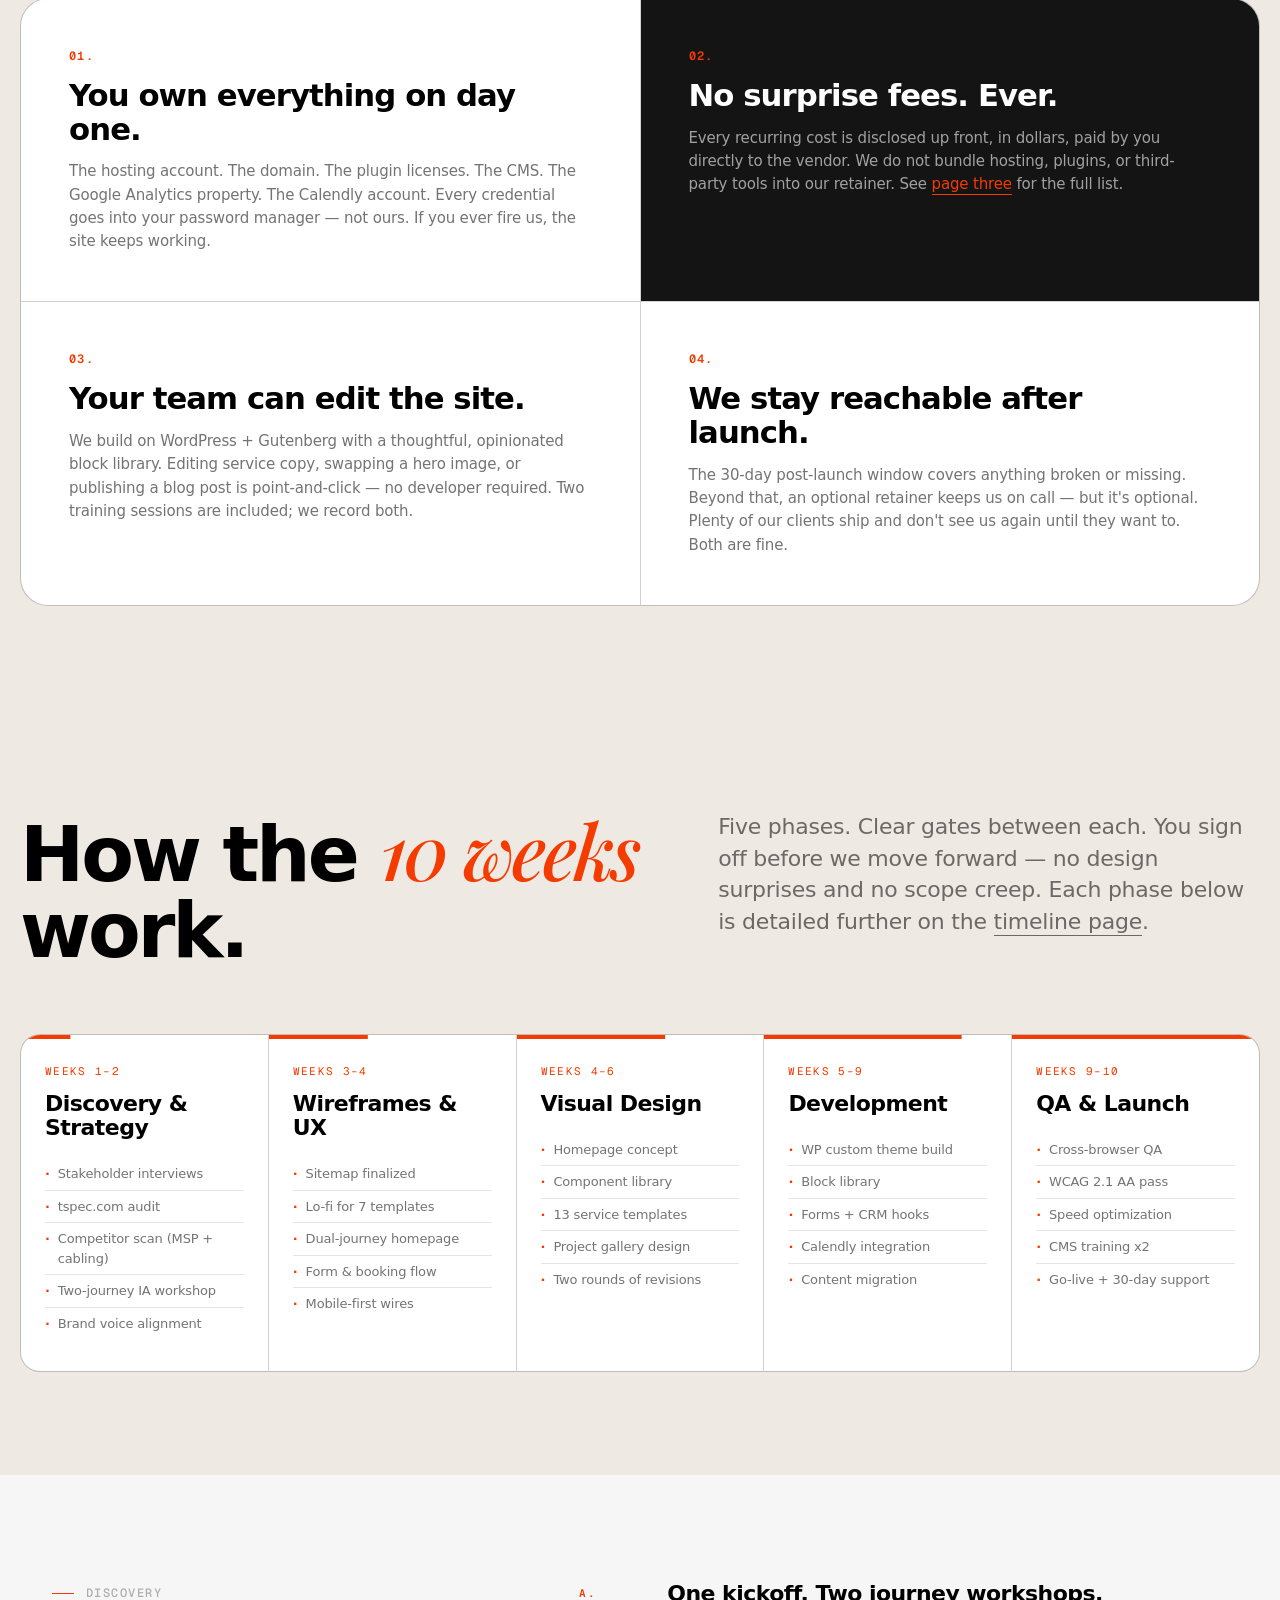
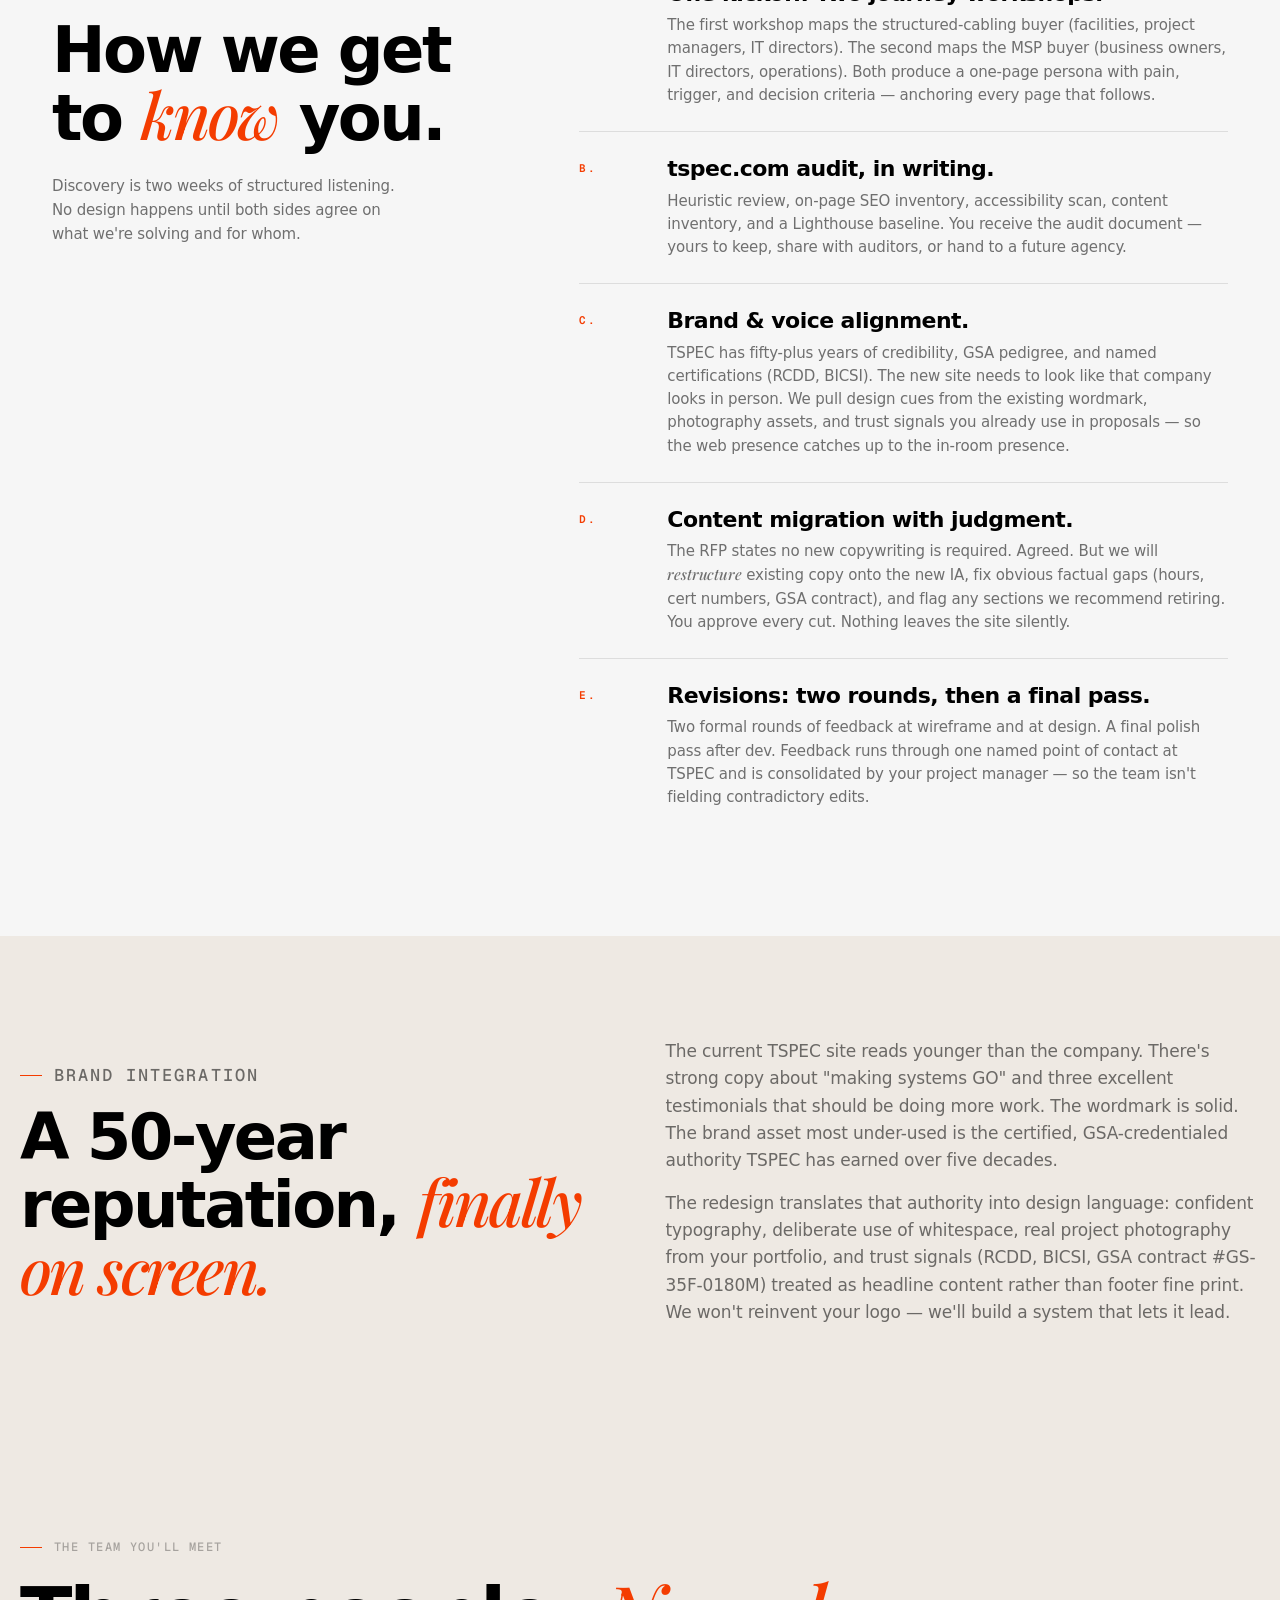
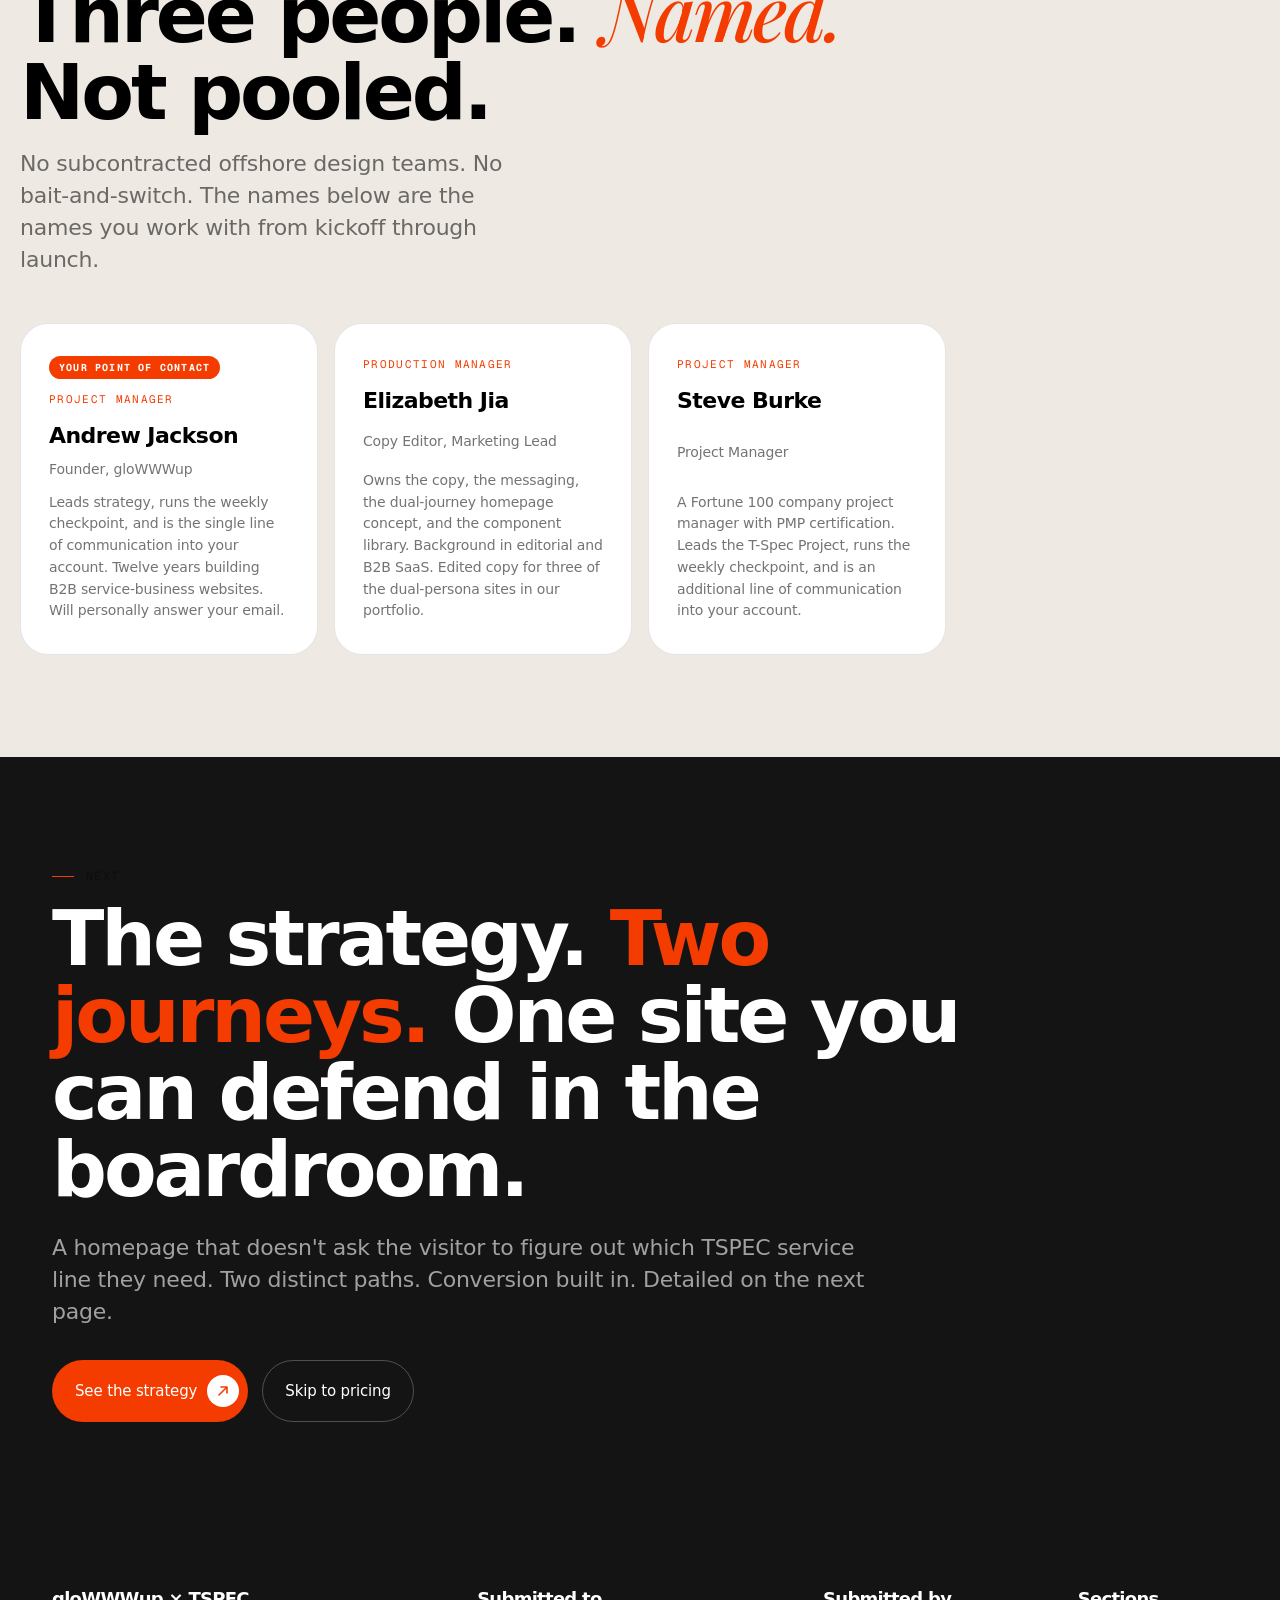
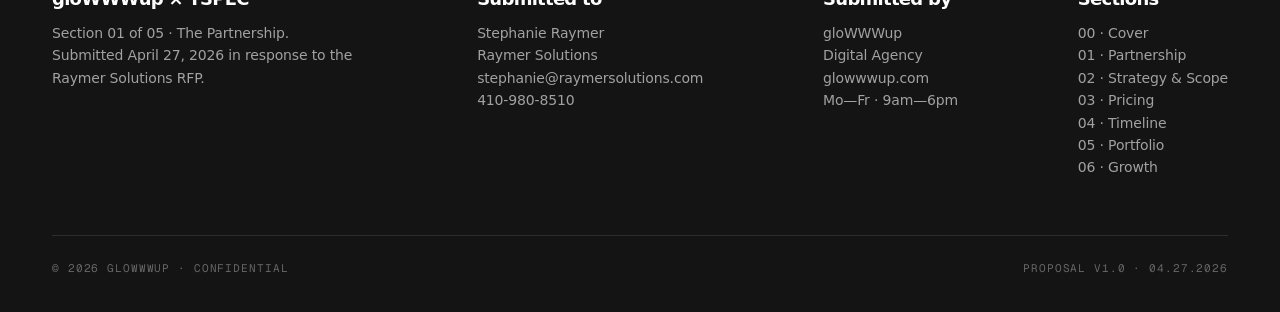
<file: partnership.html>
<!DOCTYPE html>
<html lang="en">

<head>
  <meta charset="utf-8">
  <meta name="viewport" content="width=device-width, initial-scale=1">
  <title>The Partnership · gloWWWup × TSPEC</title>
  <meta name="description"
    content="How gloWWWup approaches the TSPEC engagement: discovery, brand integration, team, and a partnership model that outlasts launch day.">
  <link rel="preconnect" href="https://fonts.googleapis.com">
  <link rel="preconnect" href="https://fonts.gstatic.com" crossorigin>
  <link
    href="https://fonts.googleapis.com/css2?family=Geist+Mono:wght@400;500;600&family=Playfair+Display:ital,wght@1,500&display=swap"
    rel="stylesheet">
  <link rel="stylesheet" href="assets/css/site.css">
  <style>
    /* ── PAGE HEADER ── */
    .page-head {
      padding: clamp(48px, 6vw, 96px) 0 clamp(40px, 5vw, 64px);
    }

    .page-head .eyebrow-row {
      display: flex;
      justify-content: space-between;
      align-items: center;
      margin-bottom: 32px;
      flex-wrap: wrap;
      gap: 12px;
      font-family: var(--font-geist);
      font-size: 12px;
      letter-spacing: .12em;
      text-transform: uppercase;
      color: var(--fg3);
    }

    .page-head .eyebrow-row a:hover {
      color: var(--accent);
    }

    .page-head h1 {
      font-size: clamp(48px, 9vw, 120px);
      line-height: .94;
      letter-spacing: -.045em;
      margin: 0 0 28px;
      max-width: 14ch;
      overflow-wrap: break-word;
      word-break: break-word;
    }

    .page-head h1 .ital {
      font-family: var(--font-serif);
      font-style: italic;
      font-weight: 500;
      color: var(--accent);
    }

    /* Two-column intro */
    .intro-grid {
      display: grid;
      grid-template-columns: 1.1fr 1fr;
      gap: clamp(40px, 6vw, 96px);
      padding: clamp(40px, 5vw, 80px) 0;
      border-top: 1px solid var(--border);
      border-bottom: 1px solid var(--border);
    }

    .intro-grid h2 {
      font-size: clamp(36px, 4.5vw, 56px);
      line-height: 1;
      letter-spacing: -.04em;
    }

    .intro-grid h2 em {
      color: var(--accent);
    }

    .intro-grid .body {
      font-size: 17px;
      line-height: 1.6;
      color: var(--fg2);
      letter-spacing: -.005em;
    }

    .intro-grid .body p+p {
      margin-top: 18px;
    }

    @media (max-width: 900px) {
      .intro-grid {
        grid-template-columns: 1fr;
      }
    }

    /* The Pact: 4 commitments */
    .pact-block {
      padding: clamp(64px, 8vw, 112px) 0;
    }

    .pact-grid {
      display: grid;
      grid-template-columns: repeat(2, 1fr);
      gap: 1px;
      background: var(--border);
      border: 1px solid var(--border);
      border-radius: var(--r-lg);
      overflow: hidden;
    }

    .pact-cell {
      background: var(--surface);
      padding: clamp(32px, 4vw, 48px);
      display: flex;
      flex-direction: column;
      gap: 14px;
      min-height: 240px;
    }

    .pact-cell .num {
      font-family: var(--font-geist);
      font-size: 12px;
      font-weight: 600;
      letter-spacing: .12em;
      color: var(--accent);
    }

    .pact-cell h4 {
      font-size: clamp(22px, 2.4vw, 32px);
      font-weight: 700;
      letter-spacing: -.03em;
      line-height: 1.1;
    }

    .pact-cell p {
      font-size: 15px;
      line-height: 1.55;
      color: var(--fg2);
    }

    .pact-cell.accent {
      background: var(--bg-dark);
      color: var(--fg-on-dark);
    }

    .pact-cell.accent p {
      color: var(--fg-on-dark-mute);
    }

    @media (max-width: 760px) {
      .pact-grid {
        grid-template-columns: 1fr;
      }
    }

    /* Discovery / Process timeline */
    .process-block {
      padding: clamp(64px, 8vw, 112px) 0;
    }

    .process-head {
      display: grid;
      grid-template-columns: 1.2fr 1fr;
      gap: 48px;
      margin-bottom: clamp(40px, 5vw, 64px);
    }

    .process-head h2 {
      font-size: clamp(40px, 6vw, 80px);
      letter-spacing: -.04em;
      line-height: 1;
    }

    @media (max-width: 900px) {
      .process-head {
        grid-template-columns: 1fr;
      }
    }

    .process-rail {
      display: grid;
      grid-template-columns: repeat(5, 1fr);
      gap: 1px;
      background: var(--border);
      border: 1px solid var(--border);
      border-radius: var(--r-md);
      overflow: hidden;
    }

    .phase {
      background: var(--surface);
      padding: 28px 24px 32px;
      display: flex;
      flex-direction: column;
      gap: 12px;
      position: relative;
      min-height: 280px;
    }

    .phase::before {
      content: '';
      position: absolute;
      top: 0;
      left: 0;
      width: 100%;
      height: 4px;
      background: var(--accent);
      transform-origin: left;
      transform: scaleX(.2);
    }

    .phase:nth-child(1)::before {
      transform: scaleX(.2);
    }

    .phase:nth-child(2)::before {
      transform: scaleX(.4);
    }

    .phase:nth-child(3)::before {
      transform: scaleX(.6);
    }

    .phase:nth-child(4)::before {
      transform: scaleX(.8);
    }

    .phase:nth-child(5)::before {
      transform: scaleX(1);
    }

    .phase .week {
      font-family: var(--font-geist);
      font-size: 11px;
      letter-spacing: .12em;
      text-transform: uppercase;
      color: var(--accent);
    }

    .phase h5 {
      font-size: 22px;
      font-weight: 700;
      letter-spacing: -.025em;
      line-height: 1.1;
    }

    .phase ul li {
      font-size: 13px;
      line-height: 1.5;
      color: var(--fg2);
      padding: 6px 0;
      border-top: 1px solid var(--border);
      display: flex;
      gap: 8px;
    }

    .phase ul li::before {
      content: '·';
      color: var(--accent);
      font-weight: 700;
    }

    .phase ul li:first-child {
      border-top: none;
      padding-top: 12px;
    }

    @media (max-width: 1100px) {
      .process-rail {
        grid-template-columns: repeat(2, 1fr);
      }
    }

    @media (max-width: 760px) {
      .process-rail {
        grid-template-columns: 1fr;
      }

      .phase {
        min-height: auto;
        padding: 24px 20px;
      }
    }

    /* Discovery promises */
    .promise-block {
      background: var(--bg-alt);
      padding: clamp(64px, 8vw, 112px) 0;
    }

    .promise-grid {
      display: grid;
      grid-template-columns: 1fr 1.4fr;
      gap: clamp(40px, 5vw, 80px);
    }

    .promise-grid h2 {
      font-size: clamp(36px, 5vw, 64px);
      letter-spacing: -.04em;
      line-height: 1;
      max-width: 12ch;
    }

    .promise-list {
      display: flex;
      flex-direction: column;
    }

    .promise-row {
      display: grid;
      grid-template-columns: 64px 1fr;
      gap: 24px;
      padding: 24px 0;
      border-top: 1px solid var(--border);
    }

    .promise-row:first-child {
      border-top: none;
      padding-top: 4px;
    }

    .promise-row .label {
      font-family: var(--font-geist);
      font-size: 11px;
      font-weight: 600;
      letter-spacing: .14em;
      text-transform: uppercase;
      color: var(--accent);
      padding-top: 4px;
    }

    .promise-row h4 {
      font-size: 22px;
      font-weight: 700;
      letter-spacing: -.025em;
      line-height: 1.15;
      margin-bottom: 8px;
    }

    .promise-row p {
      font-size: 15px;
      line-height: 1.55;
      color: var(--fg2);
    }

    @media (max-width: 900px) {
      .promise-grid {
        grid-template-columns: 1fr;
      }
    }

    @media (max-width: 500px) {
      .promise-row {
        grid-template-columns: 1fr;
        gap: 8px;
      }

      .promise-row .label {
        padding-top: 0;
      }
    }

    /* Team */
    .team-block {
      padding: clamp(64px, 8vw, 112px) 0;
    }

    .team-head {
      display: flex;
      justify-content: space-between;
      align-items: flex-end;
      margin-bottom: 48px;
      flex-wrap: wrap;
      gap: 16px;
    }

    .team-head h2 {
      font-size: clamp(40px, 6vw, 80px);
      letter-spacing: -.04em;
      line-height: 1;
      max-width: 16ch;
    }

    .team-grid {
      display: grid;
      grid-template-columns: repeat(4, 1fr);
      gap: 16px;
    }

    .person {
      background: var(--surface);
      border: 1px solid var(--border);
      border-radius: var(--r-lg);
      padding: 32px 28px;
      display: flex;
      flex-direction: column;
      gap: 12px;
      min-height: 320px;
    }

    .person .role {
      font-family: var(--font-geist);
      font-size: 11px;
      letter-spacing: .12em;
      text-transform: uppercase;
      color: var(--accent);
    }

    .person h5 {
      font-size: 22px;
      font-weight: 700;
      letter-spacing: -.025em;
      line-height: 1.1;
      margin-top: 4px;
    }

    .person .title {
      font-size: 14px;
      color: var(--fg2);
      line-height: 1.4;
    }

    .person p {
      font-size: 14px;
      color: var(--fg2);
      line-height: 1.55;
      margin-top: auto;
    }

    .person .tag-pm {
      align-self: flex-start;
      background: var(--accent);
      color: #fff;
      font-family: var(--font-geist);
      font-size: 10px;
      font-weight: 700;
      letter-spacing: .12em;
      text-transform: uppercase;
      padding: 4px 10px;
      border-radius: var(--r-pill);
    }

    @media (max-width: 1100px) {
      .team-grid {
        grid-template-columns: repeat(2, 1fr);
      }
    }

    @media (max-width: 600px) {
      .team-grid {
        grid-template-columns: 1fr;
      }
    }

    /* Brand integration approach */
    .brand-int {
      padding: clamp(64px, 8vw, 112px) 0;
    }

    .brand-int .grid {
      display: grid;
      grid-template-columns: 1fr 1fr;
      gap: clamp(32px, 4vw, 56px);
      align-items: center;
    }

    .brand-int h2 {
      font-size: clamp(36px, 5vw, 64px);
      letter-spacing: -.04em;
      line-height: 1;
    }

    .brand-int h2 .ital {
      font-family: var(--font-serif);
      font-style: italic;
      font-weight: 500;
      color: var(--accent);
    }

    .brand-int p {
      font-size: 17px;
      line-height: 1.6;
      color: var(--fg2);
    }

    .brand-int p+p {
      margin-top: 16px;
    }

    @media (max-width: 900px) {
      .brand-int .grid {
        grid-template-columns: 1fr;
      }
    }

    /* Closing CTA */
    .next-cta {
      background: var(--bg-dark);
      color: var(--fg-on-dark);
      padding: clamp(64px, 8vw, 120px) 0;
    }

    .next-cta h2 {
      font-size: clamp(40px, 6vw, 80px);
      letter-spacing: -.04em;
      line-height: 1;
      color: var(--fg-on-dark);
      max-width: 18ch;
      margin-bottom: 24px;
    }

    .next-cta h2 .accent {
      color: var(--accent);
    }

    .next-cta .lede {
      color: var(--fg-on-dark-mute);
      max-width: 60ch;
      margin-bottom: 32px;
    }
  </style>
  <link rel="icon" type="image/png" href="assets/img/favicon.png">
</head>

<body>

  <!-- ── NAV ── -->
  <header class="shell">
    <nav class="nav-pill">
      <div class="brand">
        <img src="assets/img/glowwwup-wordmark.png" alt="gloWWWup">
        <span class="x">×</span>
        <span><img src="assets/img/tspec-logo.png" alt="TSPEC"></span>
      </div>
      <div class="links">
        <a href="index.html">Cover</a>
        <a href="partnership.html" class="active">Partnership</a>
        <a href="strategy.html">Strategy</a>
        <a href="pricing.html">Pricing</a>
        <a href="timeline.html">Timeline</a>
        <a href="portfolio.html">Portfolio</a>
        <a href="growth.html">Growth</a>
      </div>
      <a href="strategy.html" class="cta">Continue →</a>
    </nav>
  </header>

  <!-- ── PAGE HEAD ── -->
  <section class="page-head shell">
    <div class="eyebrow-row">
      <span><a href="index.html">← Cover</a></span>
      <span>01 / 05 · The Partnership</span>
      <span><a href="strategy.html">Strategy &amp; Scope →</a></span>
    </div>
    <h1>A partnership.<br>Not a <span class="ital">handoff.</span></h1>
    <p class="lede" style="max-width: 60ch;">
      Most agencies finish on launch day and disappear. We treat launch as the start of the relationship — because the
      website your team has to <em>run</em> for the next five years matters more than the one that ships in week ten.
    </p>
  </section>

  <!-- ── INTRO ── -->
  <section class="shell">
    <div class="intro-grid">
      <h2>About <em>gloWWWup.</em><br>And why we're <em>here.</em></h2>
      <div class="body">
        <p>gloWWWup is a B2B-leaning web design and development studio. We build websites for service businesses that
          need to convert two types of buyer at once — operators who want capability, and owners who want results. That
          makes TSPEC's dual-journey requirement our home turf.</p>
        <p>We've been watching the MSP and structured-cabling space for a while. The pattern is consistent: fifty-year
          track records communicated through 2014-era web pages. The technical credibility is there. The web presence
          undersells it.</p>
        <p>We are not the cheapest agency you'll evaluate. We're the one that builds a site you can actually maintain
          in-house, on a platform you own outright, with a team that picks up the phone after launch.</p>
      </div>
    </div>
  </section>

  <!-- ── THE PACT (4 commitments) ── -->
  <section class="pact-block shell">
    <div style="margin-bottom: clamp(40px, 5vw, 64px);">
      <p class="eyebrow">The pact</p>
      <h2
        style="font-size: clamp(40px, 6vw, 80px); letter-spacing: -.04em; line-height: 1; margin-top: 16px; max-width: 16ch;">
        Four commitments. Written down. On purpose.</h2>
    </div>

    <div class="pact-grid">
      <div class="pact-cell">
        <span class="num">01.</span>
        <h4>You own everything on day one.</h4>
        <p>The hosting account. The domain. The plugin licenses. The CMS. The Google Analytics property. The Calendly
          account. Every credential goes into your password manager — not ours. If you ever fire us, the site keeps
          working.</p>
      </div>
      <div class="pact-cell accent">
        <span class="num" style="color: var(--accent);">02.</span>
        <h4>No surprise fees. Ever.</h4>
        <p>Every recurring cost is disclosed up front, in dollars, paid by you directly to the vendor. We do not bundle
          hosting, plugins, or third-party tools into our retainer. See <a href="pricing.html" class="alink"
            style="color: var(--accent);">page three</a> for the full list.</p>
      </div>
      <div class="pact-cell">
        <span class="num">03.</span>
        <h4>Your team can edit the site.</h4>
        <p>We build on WordPress + Gutenberg with a thoughtful, opinionated block library. Editing service copy,
          swapping a hero image, or publishing a blog post is point-and-click — no developer required. Two training
          sessions are included; we record both.</p>
      </div>
      <div class="pact-cell">
        <span class="num">04.</span>
        <h4>We stay reachable after launch.</h4>
        <p>The 30-day post-launch window covers anything broken or missing. Beyond that, an optional retainer keeps us
          on call — but it's optional. Plenty of our clients ship and don't see us again until they want to. Both are
          fine.</p>
      </div>
    </div>
  </section>

  <!-- ── PROCESS ── -->
  <section class="process-block shell" id="discovery">
    <div class="process-head">
      <h2>How the <span class="italic-serif" style="color: var(--accent);">10 weeks</span> work.</h2>
      <p class="lede">Five phases. Clear gates between each. You sign off before we move forward — no design surprises
        and no scope creep. Each phase below is detailed further on the <a href="timeline.html" class="alink">timeline
          page</a>.</p>
    </div>

    <div class="process-rail">
      <div class="phase">
        <span class="week">Weeks 1–2</span>
        <h5>Discovery &amp; Strategy</h5>
        <ul>
          <li>Stakeholder interviews</li>
          <li>tspec.com audit</li>
          <li>Competitor scan (MSP + cabling)</li>
          <li>Two-journey IA workshop</li>
          <li>Brand voice alignment</li>
        </ul>
      </div>
      <div class="phase">
        <span class="week">Weeks 3–4</span>
        <h5>Wireframes &amp; UX</h5>
        <ul>
          <li>Sitemap finalized</li>
          <li>Lo-fi for 7 templates</li>
          <li>Dual-journey homepage</li>
          <li>Form &amp; booking flow</li>
          <li>Mobile-first wires</li>
        </ul>
      </div>
      <div class="phase">
        <span class="week">Weeks 4–6</span>
        <h5>Visual Design</h5>
        <ul>
          <li>Homepage concept</li>
          <li>Component library</li>
          <li>13 service templates</li>
          <li>Project gallery design</li>
          <li>Two rounds of revisions</li>
        </ul>
      </div>
      <div class="phase">
        <span class="week">Weeks 5–9</span>
        <h5>Development</h5>
        <ul>
          <li>WP custom theme build</li>
          <li>Block library</li>
          <li>Forms + CRM hooks</li>
          <li>Calendly integration</li>
          <li>Content migration</li>
        </ul>
      </div>
      <div class="phase">
        <span class="week">Weeks 9–10</span>
        <h5>QA &amp; Launch</h5>
        <ul>
          <li>Cross-browser QA</li>
          <li>WCAG 2.1 AA pass</li>
          <li>Speed optimization</li>
          <li>CMS training x2</li>
          <li>Go-live + 30-day support</li>
        </ul>
      </div>
    </div>
  </section>

  <!-- ── DISCOVERY PROMISES ── -->
  <section class="promise-block">
    <div class="shell">
      <div class="promise-grid">
        <div>
          <p class="eyebrow">Discovery</p>
          <h2 style="margin-top: 16px;">How we get to <span class="italic-serif"
              style="color: var(--accent);">know</span> you.</h2>
          <p style="font-size: 15px; line-height: 1.6; color: var(--fg2); margin-top: 24px; max-width: 36ch;">
            Discovery is two weeks of structured listening. No design happens until both sides agree on what we're
            solving and for whom.
          </p>
        </div>

        <div class="promise-list">
          <div class="promise-row">
            <span class="label">A.</span>
            <div>
              <h4>One kickoff. Two journey workshops.</h4>
              <p>The first workshop maps the structured-cabling buyer (facilities, project managers, IT directors). The
                second maps the MSP buyer (business owners, IT directors, operations). Both produce a one-page persona
                with pain, trigger, and decision criteria — anchoring every page that follows.</p>
            </div>
          </div>
          <div class="promise-row">
            <span class="label">B.</span>
            <div>
              <h4>tspec.com audit, in writing.</h4>
              <p>Heuristic review, on-page SEO inventory, accessibility scan, content inventory, and a Lighthouse
                baseline. You receive the audit document — yours to keep, share with auditors, or hand to a future
                agency.</p>
            </div>
          </div>
          <div class="promise-row">
            <span class="label">C.</span>
            <div>
              <h4>Brand &amp; voice alignment.</h4>
              <p>TSPEC has fifty-plus years of credibility, GSA pedigree, and named certifications (RCDD, BICSI). The
                new site needs to look like that company looks in person. We pull design cues from the existing
                wordmark, photography assets, and trust signals you already use in proposals — so the web presence
                catches up to the in-room presence.</p>
            </div>
          </div>
          <div class="promise-row">
            <span class="label">D.</span>
            <div>
              <h4>Content migration with judgment.</h4>
              <p>The RFP states no new copywriting is required. Agreed. But we will <em>restructure</em> existing copy
                onto the new IA, fix obvious factual gaps (hours, cert numbers, GSA contract), and flag any sections we
                recommend retiring. You approve every cut. Nothing leaves the site silently.</p>
            </div>
          </div>
          <div class="promise-row">
            <span class="label">E.</span>
            <div>
              <h4>Revisions: two rounds, then a final pass.</h4>
              <p>Two formal rounds of feedback at wireframe and at design. A final polish pass after dev. Feedback runs
                through one named point of contact at TSPEC and is consolidated by your project manager — so the team
                isn't fielding contradictory edits.</p>
            </div>
          </div>
        </div>
      </div>
    </div>
  </section>

  <!-- ── BRAND INTEGRATION ── -->
  <section class="brand-int shell">
    <div class="grid">
      <div>
        <p class="eyebrow">Brand integration</p>
        <h2 style="margin-top: 16px;">A 50-year reputation, <span class="ital">finally on screen.</span></h2>
      </div>
      <div>
        <p>The current TSPEC site reads younger than the company. There's strong copy about "making systems GO" and
          three excellent testimonials that should be doing more work. The wordmark is solid. The brand asset most
          under-used is the certified, GSA-credentialed authority TSPEC has earned over five decades.</p>
        <p>The redesign translates that authority into design language: confident typography, deliberate use of
          whitespace, real project photography from your portfolio, and trust signals (RCDD, BICSI, GSA contract
          #GS-35F-0180M) treated as headline content rather than footer fine print. We won't reinvent your logo — we'll
          build a system that lets it lead.</p>
      </div>
    </div>
  </section>

  <!-- ── TEAM ── -->
  <section class="team-block shell">
    <div class="team-head">
      <div>
        <p class="eyebrow">The team you'll meet</p>
        <h2 style="margin-top: 16px;">Three people. <span class="italic-serif"
            style="color: var(--accent);">Named.</span> Not pooled.</h2>
      </div>
      <p class="lede" style="max-width: 36ch;">No subcontracted offshore design teams. No bait-and-switch. The names
        below are the names you work with from kickoff through launch.</p>
    </div>

    <div class="team-grid">
      <div class="person">
        <span class="tag-pm">Your point of contact</span>
        <span class="role">Project Manager</span>
        <h5>Andrew Jackson</h5>
        <p class="title">Founder, gloWWWup</p>
        <p>Leads strategy, runs the weekly checkpoint, and is the single line of communication into your account. Twelve
          years building B2B service-business websites. Will personally answer your email.</p>
      </div>
      <div class="person">
        <span class="role">Production Manager</span>
        <h5>Elizabeth Jia</h5>
        <p class="title">Copy Editor, Marketing Lead</p>
        <p>Owns the copy, the messaging, the dual-journey homepage concept, and the component library. Background in
          editorial and B2B SaaS. Edited copy for three of the dual-persona sites in our portfolio.</p>
      </div>
      <div class="person">
        <span class="role">Project Manager</span>
        <h5>Steve Burke</h5>
        <p class="title">Project Manager</p>
        <p>A Fortune 100 company project manager with PMP certification. Leads the T-Spec Project, runs the weekly checkpoint, and is an additional line of communication into your
          account.</p>
      </div>

    </div>
  </section>

  <!-- ── DARK BAND CTA ── -->
  <section class="next-cta">
    <div class="shell">
      <p class="eyebrow">Next</p>
      <h2 style="margin-top: 16px;">The strategy. <span class="accent">Two journeys.</span> One site you can defend in
        the boardroom.</h2>
      <p class="lede">A homepage that doesn't ask the visitor to figure out which TSPEC service line they need. Two
        distinct paths. Conversion built in. Detailed on the next page.</p>
      <div style="display: flex; gap: 14px; flex-wrap: wrap;">
        <a href="strategy.html" class="btn btn-accent">
          See the strategy
          <span class="arrow">
            <svg viewBox="0 0 12 12" fill="none">
              <path d="M2 10L10 2M10 2H4M10 2V8" stroke="#F43C00" stroke-width="1.6" stroke-linecap="round"
                stroke-linejoin="round" />
            </svg>
          </span>
        </a>
        <a href="pricing.html" class="btn btn-ghost btn-on-dark">Skip to pricing</a>
      </div>
    </div>
  </section>

  <!-- ── FOOTER ── -->
  <footer class="site-foot">
    <div class="shell">
      <div class="row">
        <div style="max-width: 30ch;">
          <h6>gloWWWup × TSPEC</h6>
          <p>Section 01 of 05 · The Partnership. Submitted April 27, 2026 in response to the Raymer Solutions RFP.</p>
        </div>
        <div>
          <h6>Submitted to</h6>
          <p>Stephanie Raymer<br>Raymer Solutions<br><a
              href="mailto:stephanie@raymersolutions.com">stephanie@raymersolutions.com</a><br>410-980-8510</p>
        </div>
        <div>
          <h6>Submitted by</h6>
          <p>gloWWWup<br>Digital Agency<br><a href="https://glowwwup.com">glowwwup.com</a><br>Mo—Fr · 9am—6pm</p>
        </div>
        <div>
          <h6>Sections</h6>
          <p>
            <a href="index.html">00 · Cover</a><br>
            <a href="partnership.html">01 · Partnership</a><br>
            <a href="strategy.html">02 · Strategy &amp; Scope</a><br>
            <a href="pricing.html">03 · Pricing</a><br>
            <a href="timeline.html">04 · Timeline</a><br>
            <a href="portfolio.html">05 · Portfolio</a><br>
            <a href="growth.html">06 · Growth</a>
          </p>
        </div>
      </div>
      <div class="legal">
        <span>© 2026 gloWWWup · Confidential</span>
        <span>Proposal v1.0 · 04.27.2026</span>
      </div>
    </div>
  </footer>

</body>

</html>
</file>
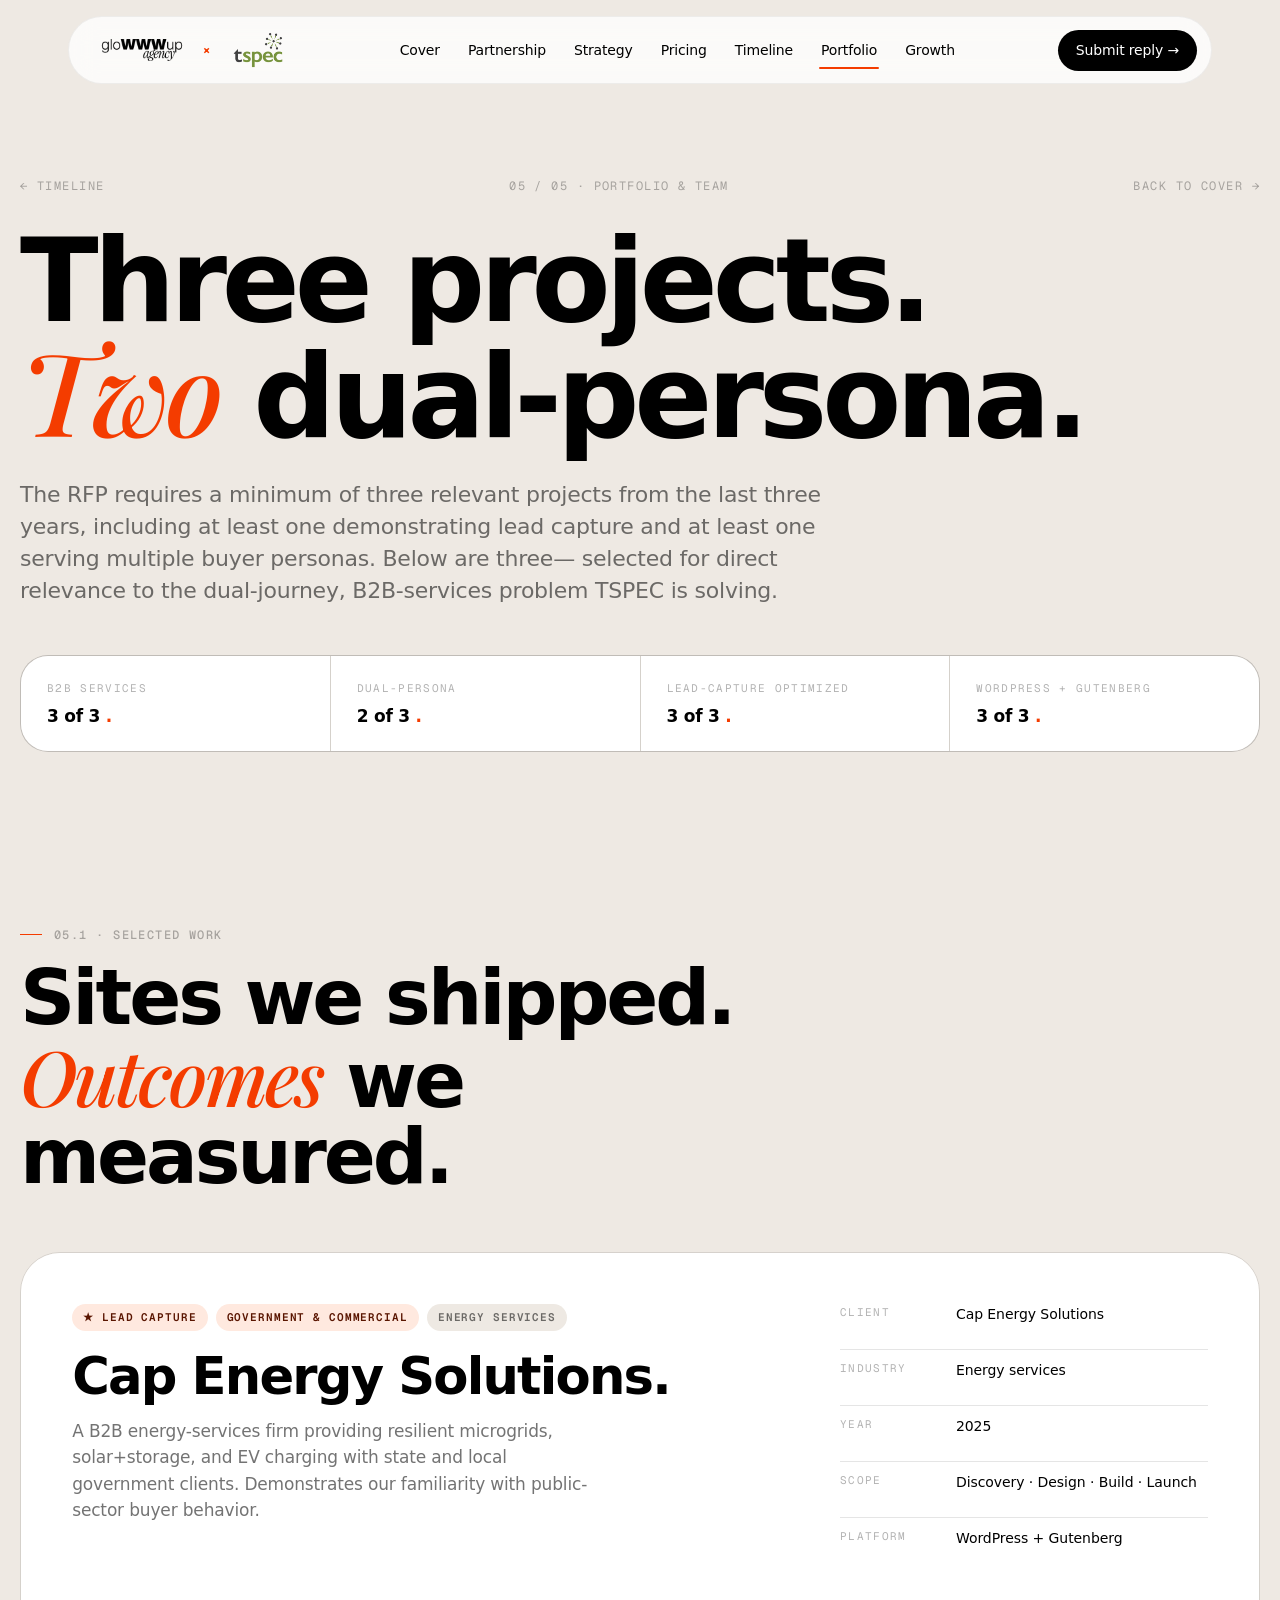
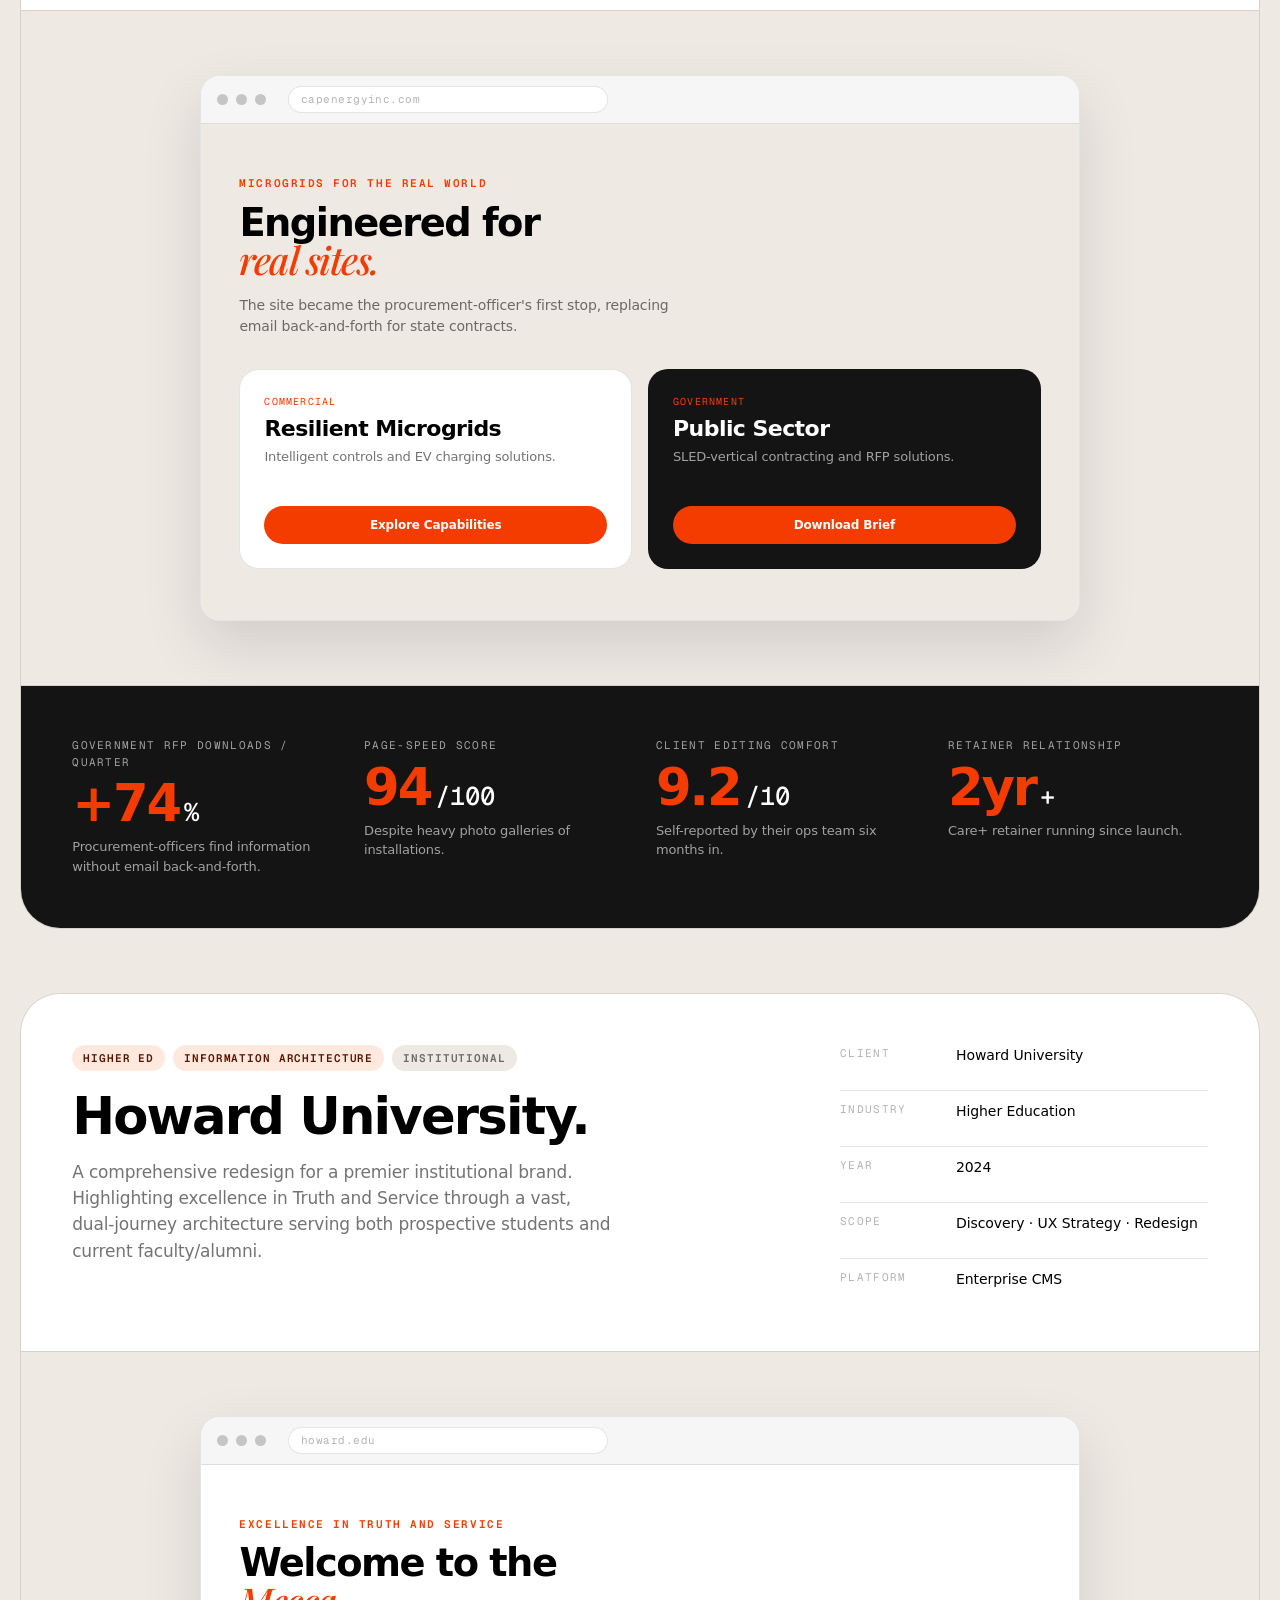
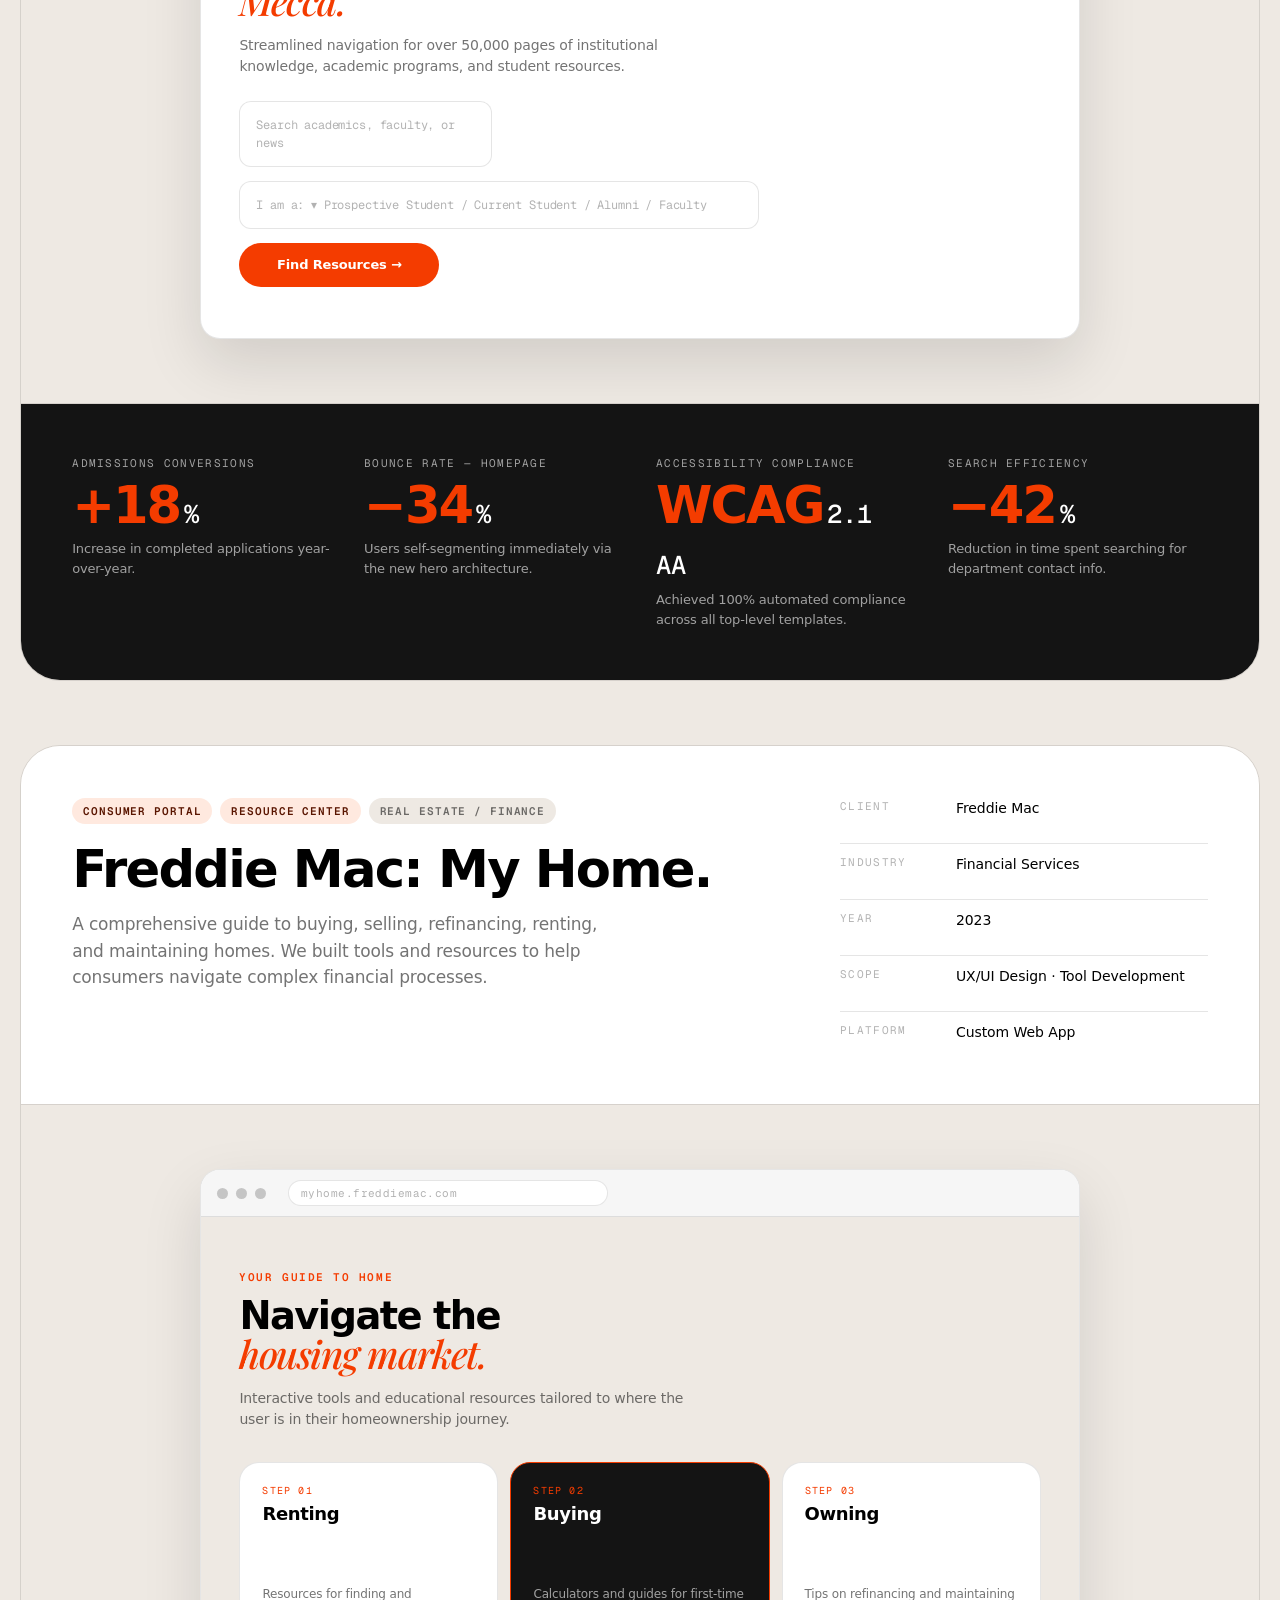
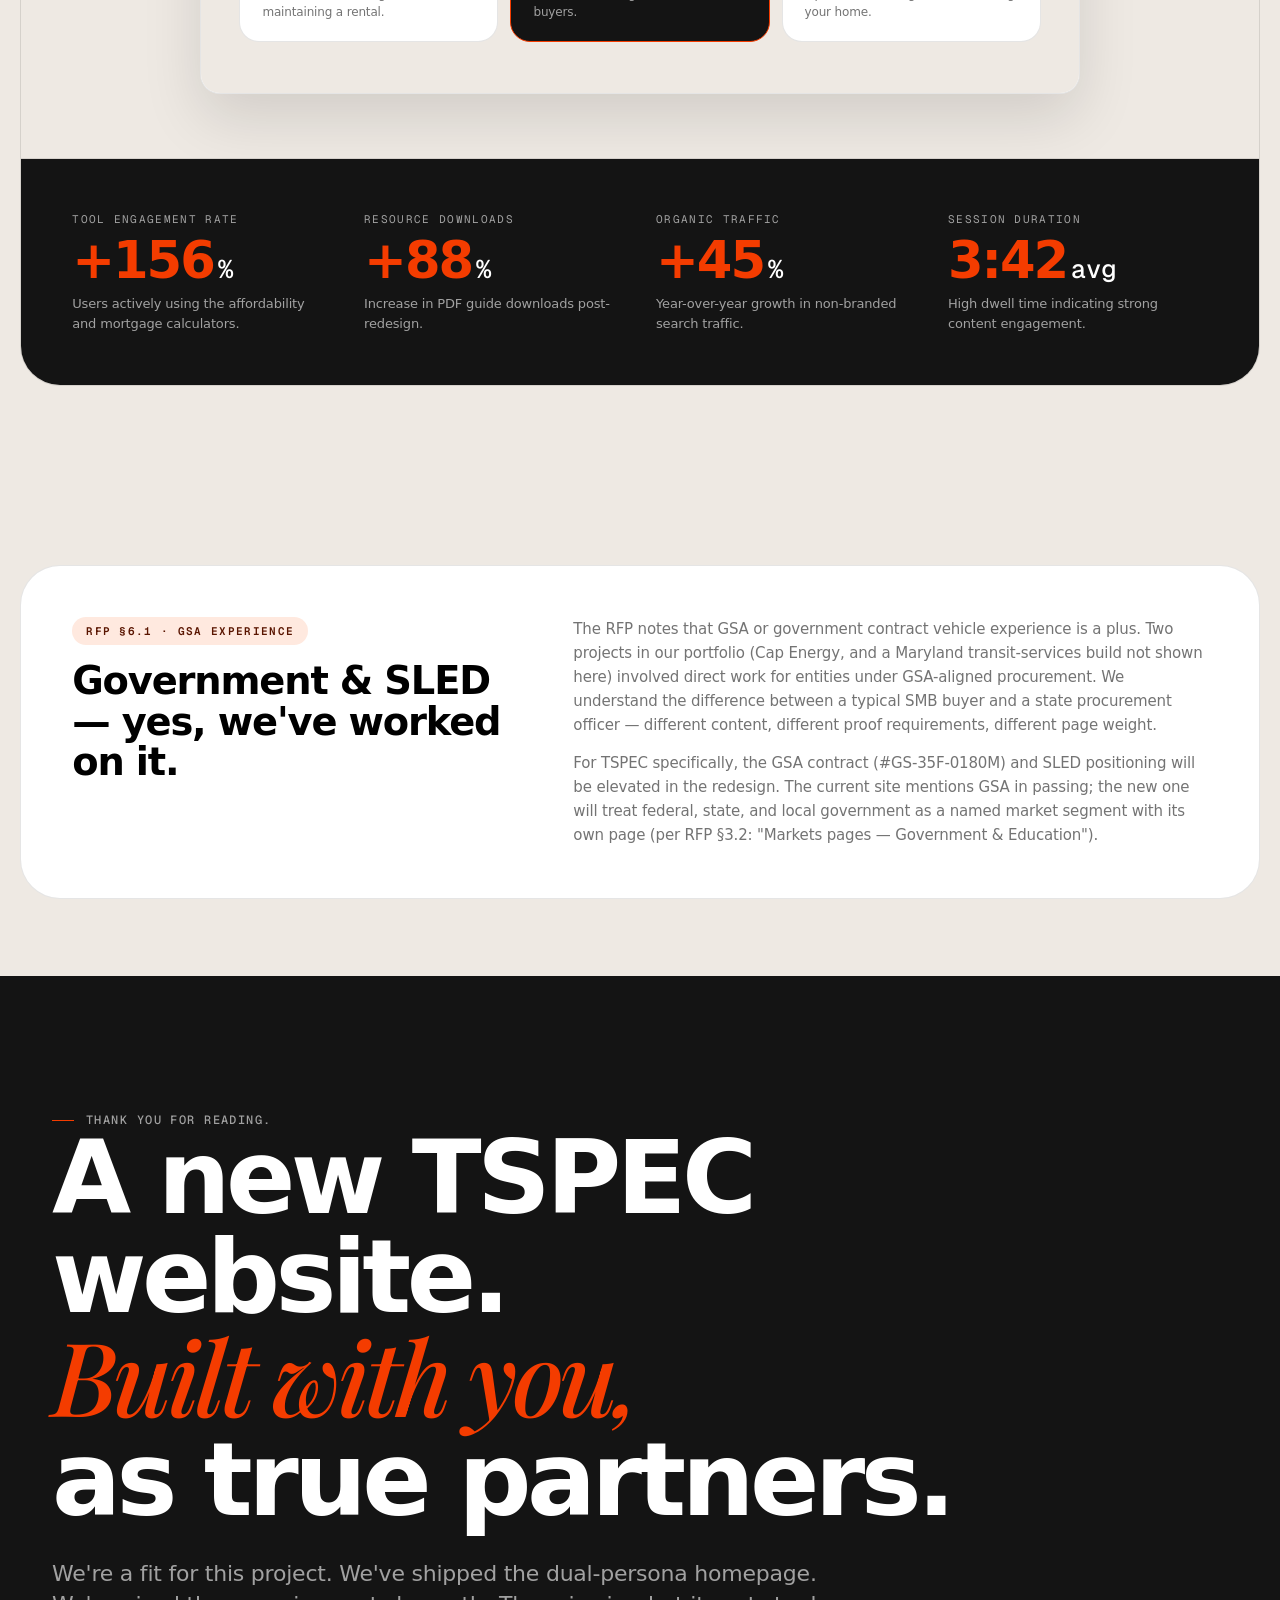
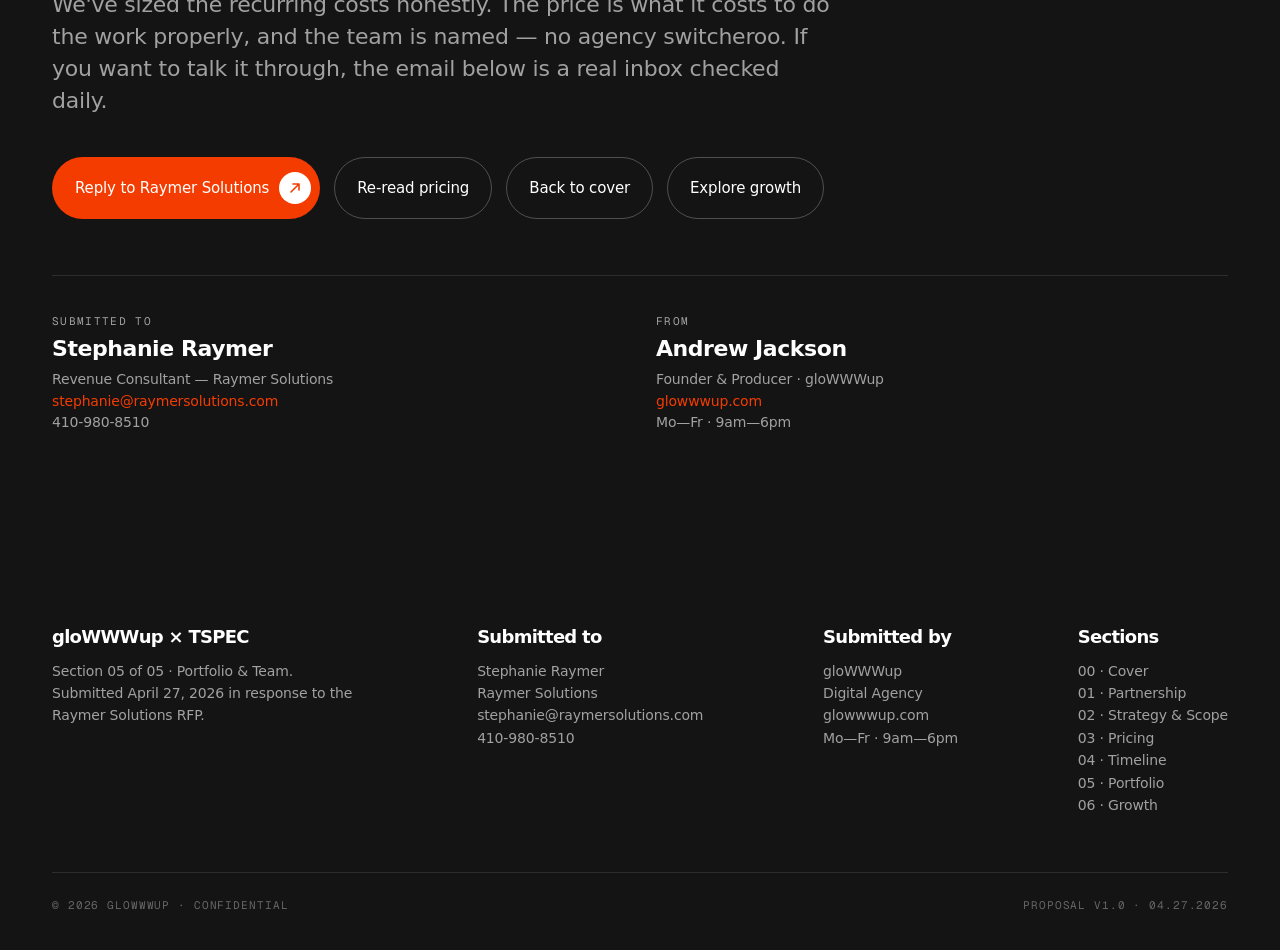
<file: portfolio.html>
<!DOCTYPE html>
<html lang="en">

<head>
  <meta charset="utf-8">
  <meta name="viewport" content="width=device-width, initial-scale=1">
  <title>Portfolio &amp; Team · gloWWWup × TSPEC</title>
  <meta name="description"
    content="Three relevant projects, including dual-persona and conversion-optimized examples, plus the named team that will execute the TSPEC engagement.">
  <link rel="preconnect" href="https://fonts.googleapis.com">
  <link rel="preconnect" href="https://fonts.gstatic.com" crossorigin>
  <link
    href="https://fonts.googleapis.com/css2?family=Geist+Mono:wght@400;500;600&family=Playfair+Display:ital,wght@1,500&display=swap"
    rel="stylesheet">
  <link rel="stylesheet" href="assets/css/site.css">
  <style>
    .page-head {
      padding: clamp(48px, 6vw, 96px) 0 clamp(40px, 5vw, 64px);
    }

    .page-head .eyebrow-row {
      display: flex;
      justify-content: space-between;
      align-items: center;
      margin-bottom: 32px;
      flex-wrap: wrap;
      gap: 12px;
      font-family: var(--font-geist);
      font-size: 12px;
      letter-spacing: .12em;
      text-transform: uppercase;
      color: var(--fg3);
    }

    .page-head .eyebrow-row a:hover {
      color: var(--accent);
    }

    .page-head h1 {
      font-size: clamp(48px, 9vw, 120px);
      line-height: .94;
      letter-spacing: -.045em;
      margin: 0 0 28px;
      max-width: 14ch;
      overflow-wrap: break-word;
      word-break: break-word;
    }

    .page-head h1 .ital {
      font-family: var(--font-serif);
      font-style: italic;
      font-weight: 500;
      color: var(--accent);
    }

    /* RELEVANCE STRIP */
    .relevance {
      display: grid;
      grid-template-columns: repeat(4, 1fr);
      gap: 1px;
      background: var(--border);
      border: 1px solid var(--border);
      border-radius: var(--r-lg);
      overflow: hidden;
      margin-top: 48px;
    }

    .rel-cell {
      background: var(--surface);
      padding: 24px 26px;
    }

    .rel-cell .lab {
      font-family: var(--font-geist);
      font-size: 11px;
      letter-spacing: .12em;
      text-transform: uppercase;
      color: var(--fg3);
      margin-bottom: 10px;
    }

    .rel-cell h6 {
      font-size: 17px;
      font-weight: 600;
      letter-spacing: -.015em;
      line-height: 1.2;
    }

    .rel-cell h6 .accent {
      color: var(--accent);
    }

    @media (max-width: 900px) {
      .relevance {
        grid-template-columns: 1fr 1fr;
      }
    }

    @media (max-width: 480px) {
      .relevance {
        grid-template-columns: 1fr;
      }

      .rel-cell {
        padding: 16px 20px;
      }
    }

    /* PROJECTS */
    .projects-block {
      padding: clamp(64px, 8vw, 112px) 0;
    }

    .projects-head {
      margin-bottom: 56px;
    }

    .projects-head h2 {
      font-size: clamp(40px, 6vw, 80px);
      letter-spacing: -.04em;
      line-height: 1;
      max-width: 16ch;
      margin-top: 16px;
    }

    .project {
      margin-bottom: 64px;
      border-radius: var(--r-xl);
      overflow: hidden;
      border: 1px solid var(--border);
    }

    .project:last-child {
      margin-bottom: 0;
    }

    .project-head {
      display: grid;
      grid-template-columns: 2fr 1fr;
      gap: 32px;
      padding: clamp(32px, 4vw, 56px);
      background: var(--surface);
    }

    .project-head .lab-row {
      display: flex;
      flex-wrap: wrap;
      gap: 8px;
      margin-bottom: 20px;
    }

    .project-head .pill {
      display: inline-flex;
      align-items: center;
      background: var(--accent-soft);
      color: var(--accent-deep);
      padding: 5px 11px;
      border-radius: var(--r-pill);
      font-family: var(--font-geist);
      font-size: 11px;
      font-weight: 600;
      letter-spacing: .08em;
      text-transform: uppercase;
    }

    .project-head .pill.dim {
      background: var(--bg);
      color: var(--fg2);
    }

    .project-head h3 {
      font-size: clamp(32px, 4vw, 56px);
      font-weight: 700;
      letter-spacing: -.035em;
      line-height: 1;
      margin-bottom: 16px;
    }

    .project-head .descriptor {
      font-size: 17px;
      line-height: 1.55;
      color: var(--fg2);
      max-width: 50ch;
    }

    .project-head .meta-list {
      display: flex;
      flex-direction: column;
      gap: 14px;
    }

    .project-head .meta-list .row {
      display: grid;
      grid-template-columns: 100px 1fr;
      gap: 16px;
      padding: 10px 0;
      border-top: 1px solid var(--border);
    }

    .project-head .meta-list .row:first-child {
      border-top: none;
      padding-top: 0;
    }

    .project-head .meta-list .key {
      font-family: var(--font-geist);
      font-size: 11px;
      color: var(--fg3);
      letter-spacing: .12em;
      text-transform: uppercase;
    }

    .project-head .meta-list .val {
      font-size: 14px;
      color: var(--fg1);
      font-weight: 500;
      letter-spacing: -.005em;
    }

    @media (max-width: 900px) {
      .project-head {
        grid-template-columns: 1fr;
      }
    }

    /* Mock screenshot panel */
    .project-mock {
      background: var(--bg);
      padding: clamp(40px, 5vw, 80px) clamp(32px, 4vw, 56px);
      border-top: 1px solid var(--border);
      border-bottom: 1px solid var(--border);
    }

    .mock-window {
      max-width: 880px;
      margin: 0 auto;
      background: var(--surface);
      border-radius: var(--r-md);
      box-shadow: var(--shadow-lg);
      overflow: hidden;
      border: 1px solid var(--border);
    }

    .mock-chrome {
      background: var(--bg-alt);
      padding: 10px 16px;
      border-bottom: 1px solid var(--border);
      display: flex;
      align-items: center;
      gap: 8px;
    }

    .mock-chrome .dot {
      width: 11px;
      height: 11px;
      border-radius: 50%;
      background: var(--border-strong);
    }

    .mock-chrome .url {
      margin-left: 14px;
      font-family: var(--font-geist);
      font-size: 11px;
      color: var(--fg3);
      letter-spacing: .04em;
      background: var(--surface);
      padding: 4px 12px;
      border-radius: var(--r-pill);
      border: 1px solid var(--border);
      flex: 1;
      max-width: 320px;
    }

    .mock-body {
      padding: clamp(32px, 4vw, 64px) clamp(28px, 3vw, 48px);
      min-height: 420px;
      position: relative;
      overflow: hidden;
    }

    .mock-body.dark {
      background: var(--bg-dark);
      color: var(--fg-on-dark);
    }

    .mock-body.cream {
      background: var(--bg);
    }

    /* Variant 1: Dual-card hero */
    .mock-dual {
      display: grid;
      grid-template-columns: 1fr 1fr;
      gap: 16px;
      margin-top: 32px;
    }

    @media (max-width: 600px) {
      .mock-dual {
        grid-template-columns: 1fr;
      }
    }

    .mock-dual .pane {
      background: var(--surface);
      border: 1px solid var(--border);
      border-radius: var(--r-md);
      padding: 24px;
      min-height: 200px;
      display: flex;
      flex-direction: column;
      gap: 8px;
    }

    .mock-dual .pane.b {
      background: var(--bg-dark);
      color: var(--fg-on-dark);
    }

    .mock-dual .pane .lab {
      font-family: var(--font-geist);
      font-size: 10px;
      letter-spacing: .12em;
      text-transform: uppercase;
      color: var(--accent);
    }

    .mock-dual .pane h5 {
      font-size: 22px;
      font-weight: 700;
      letter-spacing: -.025em;
      line-height: 1.05;
    }

    .mock-dual .pane p {
      font-size: 13px;
      color: var(--fg2);
      line-height: 1.45;
    }

    .mock-dual .pane.b p {
      color: var(--fg-on-dark-mute);
    }

    .mock-dual .pane .cta {
      margin-top: auto;
      padding: 10px 14px;
      background: var(--accent);
      color: #fff;
      border-radius: var(--r-pill);
      font-size: 12px;
      font-weight: 600;
      text-align: center;
    }

    .mock-eyebrow {
      font-family: var(--font-geist);
      font-size: 11px;
      letter-spacing: .14em;
      text-transform: uppercase;
      color: var(--accent);
      font-weight: 600;
      margin-bottom: 12px;
    }

    .mock-h {
      font-size: clamp(28px, 3vw, 48px);
      font-weight: 700;
      letter-spacing: -.04em;
      line-height: .98;
      margin-bottom: 14px;
    }

    .mock-h .ital {
      font-family: var(--font-serif);
      font-style: italic;
      font-weight: 500;
      color: var(--accent);
    }

    .mock-sub {
      font-size: 14px;
      color: var(--fg2);
      line-height: 1.5;
      max-width: 50ch;
    }

    .mock-body.dark .mock-sub {
      color: var(--fg-on-dark-mute);
    }

    /* Variant 2: tier pricing mock */
    .mock-tiers {
      display: grid;
      grid-template-columns: repeat(3, 1fr);
      gap: 12px;
      margin-top: 32px;
    }

    @media (max-width: 600px) {
      .mock-tiers {
        grid-template-columns: 1fr;
      }
    }

    .mock-tier {
      background: var(--surface);
      border: 1px solid var(--border);
      border-radius: var(--r-md);
      padding: 20px 22px;
      min-height: 180px;
      display: flex;
      flex-direction: column;
      gap: 6px;
    }

    .mock-tier.featured {
      background: var(--bg-dark);
      color: var(--fg-on-dark);
      border-color: var(--accent);
    }

    .mock-tier .lab {
      font-family: var(--font-geist);
      font-size: 10px;
      letter-spacing: .12em;
      text-transform: uppercase;
      color: var(--accent);
    }

    .mock-tier h5 {
      font-size: 18px;
      font-weight: 700;
      letter-spacing: -.02em;
    }

    .mock-tier .price {
      font-size: 28px;
      font-weight: 700;
      letter-spacing: -.04em;
    }

    .mock-tier.featured .price {
      color: var(--accent);
    }

    /* Variant 3: form mock */
    .mock-form {
      margin-top: 24px;
      display: grid;
      grid-template-columns: 1fr 1fr;
      gap: 14px;
      max-width: 520px;
    }

    .mock-form .field {
      background: var(--surface);
      border: 1px solid var(--border);
      border-radius: var(--r-sm);
      padding: 14px 16px;
      font-size: 12px;
      color: var(--fg3);
      font-family: var(--font-geist);
    }

    .mock-form .field.full {
      grid-column: 1 / -1;
    }

    .mock-form .submit {
      background: var(--accent);
      color: #fff;
      border-radius: var(--r-pill);
      padding: 12px 18px;
      text-align: center;
      font-size: 13px;
      font-weight: 600;
      grid-column: 1 / -1;
      width: 200px;
    }

    /* Outcomes */
    .project-outcomes {
      background: var(--bg-dark);
      color: var(--fg-on-dark);
      padding: clamp(32px, 4vw, 56px);
    }

    .outcomes-row {
      display: grid;
      grid-template-columns: repeat(4, 1fr);
      gap: 32px;
    }

    .outcome .lab {
      font-family: var(--font-geist);
      font-size: 11px;
      letter-spacing: .12em;
      text-transform: uppercase;
      color: var(--fg-on-dark-mute);
      margin-bottom: 8px;
    }

    .outcome .num {
      font-size: clamp(36px, 4vw, 56px);
      font-weight: 700;
      letter-spacing: -.04em;
      line-height: 1;
      color: var(--accent);
    }

    .outcome .num small {
      color: var(--fg-on-dark);
      font-size: 50%;
      font-family: var(--font-geist);
      font-weight: 500;
      letter-spacing: 0;
      margin-left: 4px;
    }

    .outcome p {
      margin-top: 8px;
      font-size: 13px;
      line-height: 1.5;
      color: var(--fg-on-dark-mute);
    }

    @media (max-width: 900px) {
      .outcomes-row {
        grid-template-columns: 1fr 1fr;
      }
    }

    @media (max-width: 480px) {
      .outcomes-row {
        grid-template-columns: 1fr;
      }

      .project-outcomes {
        padding: 32px 24px;
      }
    }

    /* TEAM */
    .team-block {
      padding: clamp(64px, 8vw, 112px) 0;
      background: var(--bg-alt);
    }

    .team-head {
      display: flex;
      justify-content: space-between;
      align-items: flex-end;
      margin-bottom: 48px;
      flex-wrap: wrap;
      gap: 16px;
    }

    .team-head h2 {
      font-size: clamp(40px, 6vw, 80px);
      letter-spacing: -.04em;
      line-height: 1;
      max-width: 18ch;
      margin-top: 16px;
    }

    .team-head h2 .ital {
      font-family: var(--font-serif);
      font-style: italic;
      font-weight: 500;
      color: var(--accent);
    }

    .team-grid {
      display: grid;
      grid-template-columns: repeat(4, 1fr);
      gap: 16px;
    }

    .person {
      background: var(--surface);
      border: 1px solid var(--border);
      border-radius: var(--r-lg);
      padding: 32px 28px;
      display: flex;
      flex-direction: column;
      gap: 12px;
      min-height: 360px;
    }

    .person .role {
      font-family: var(--font-geist);
      font-size: 11px;
      letter-spacing: .12em;
      text-transform: uppercase;
      color: var(--accent);
    }

    .person h5 {
      font-size: 22px;
      font-weight: 700;
      letter-spacing: -.025em;
      line-height: 1.1;
    }

    .person .title {
      font-size: 13px;
      color: var(--fg2);
      line-height: 1.4;
    }

    .person p {
      font-size: 14px;
      color: var(--fg2);
      line-height: 1.55;
      margin-top: auto;
    }

    .person .pm-tag {
      align-self: flex-start;
      background: var(--accent);
      color: #fff;
      font-family: var(--font-geist);
      font-size: 10px;
      font-weight: 700;
      letter-spacing: .12em;
      text-transform: uppercase;
      padding: 4px 10px;
      border-radius: var(--r-pill);
    }

    @media (max-width: 1100px) {
      .team-grid {
        grid-template-columns: repeat(2, 1fr);
      }
    }

    @media (max-width: 600px) {
      .team-grid {
        grid-template-columns: 1fr;
      }
    }

    /* GSA experience strip */
    .gsa-block {
      padding: clamp(48px, 6vw, 96px) 0;
    }

    .gsa-card {
      background: var(--surface);
      border: 1px solid var(--border);
      border-radius: var(--r-xl);
      padding: clamp(32px, 4vw, 56px);
      display: grid;
      grid-template-columns: 1fr 1.4fr;
      gap: 48px;
      align-items: start;
    }

    .gsa-card .pill {
      display: inline-flex;
      background: var(--accent-soft);
      color: var(--accent-deep);
      padding: 6px 14px;
      border-radius: var(--r-pill);
      font-family: var(--font-geist);
      font-size: 11px;
      font-weight: 600;
      letter-spacing: .12em;
      text-transform: uppercase;
      margin-bottom: 16px;
    }

    .gsa-card h3 {
      font-size: clamp(28px, 3vw, 40px);
      font-weight: 700;
      letter-spacing: -.03em;
      line-height: 1.05;
    }

    .gsa-card p {
      font-size: 15px;
      line-height: 1.6;
      color: var(--fg2);
    }

    .gsa-card p+p {
      margin-top: 14px;
    }

    @media (max-width: 900px) {
      .gsa-card {
        grid-template-columns: 1fr;
        gap: 24px;
      }
    }

    /* CLOSING CTA */
    .closing {
      background: var(--bg-dark);
      color: var(--fg-on-dark);
      padding: clamp(80px, 10vw, 144px) 0;
    }

    .closing h2 {
      font-size: clamp(48px, 8vw, 112px);
      letter-spacing: -.045em;
      line-height: .96;
      color: var(--fg-on-dark);
      margin-bottom: 28px;
      max-width: 16ch;
    }

    .closing h2 .accent {
      color: var(--accent);
    }

    .closing h2 .ital {
      font-family: var(--font-serif);
      font-style: italic;
      font-weight: 500;
      color: var(--accent);
    }

    .closing .lede {
      color: var(--fg-on-dark-mute);
      max-width: 56ch;
      margin-bottom: 40px;
    }

    .closing .signature {
      margin-top: 56px;
      padding-top: 32px;
      border-top: 1px solid var(--border-dark);
      display: grid;
      grid-template-columns: 1fr 1fr;
      gap: 32px;
    }

    .closing .signature .lab {
      font-family: var(--font-geist);
      font-size: 11px;
      letter-spacing: .12em;
      text-transform: uppercase;
      color: var(--fg-on-dark-mute);
      margin-bottom: 8px;
    }

    .closing .signature .name {
      font-size: 22px;
      font-weight: 600;
      letter-spacing: -.02em;
      color: var(--fg-on-dark);
      margin-bottom: 4px;
    }

    .closing .signature p {
      font-size: 14px;
      color: var(--fg-on-dark-mute);
      line-height: 1.55;
    }

    .closing .signature a {
      color: var(--accent);
    }

    @media (max-width: 760px) {
      .closing .signature {
        grid-template-columns: 1fr;
      }
    }
  </style>
  <link rel="icon" type="image/png" href="assets/img/favicon.png">
</head>

<body>

  <header class="shell">
    <nav class="nav-pill">
      <div class="brand">
        <img src="assets/img/glowwwup-wordmark.png" alt="gloWWWup">
        <span class="x">×</span>
        <span><img src="assets/img/tspec-logo.png" alt="TSPEC"></span>
      </div>
      <div class="links">
        <a href="index.html">Cover</a>
        <a href="partnership.html">Partnership</a>
        <a href="strategy.html">Strategy</a>
        <a href="pricing.html">Pricing</a>
        <a href="timeline.html">Timeline</a>
        <a href="portfolio.html" class="active">Portfolio</a>
        <a href="growth.html">Growth</a>
      </div>
      <a href="mailto:stephanie@raymersolutions.com?subject=TSPEC%20Proposal%20%E2%80%94%20gloWWWup" class="cta">Submit
        reply →</a>
    </nav>
  </header>

  <!-- ── PAGE HEAD ── -->
  <section class="page-head shell">
    <div class="eyebrow-row">
      <span><a href="timeline.html">← Timeline</a></span>
      <span>05 / 05 · Portfolio &amp; Team</span>
      <span><a href="index.html">Back to cover →</a></span>
    </div>
    <h1>Three projects.<br><span class="ital">Two</span> dual-persona.</h1>
    <p class="lede" style="max-width: 60ch;">
      The RFP requires a minimum of three relevant projects from the last three years, including at least one
      demonstrating lead capture and at least one serving multiple buyer personas. Below are three— selected for direct
      relevance to the dual-journey, B2B-services problem TSPEC is solving.
    </p>

    <!-- Relevance strip -->
    <div class="relevance">
      <div class="rel-cell">
        <div class="lab">B2B services</div>
        <h6>3 of 3 <span class="accent">.</span></h6>
      </div>
      <div class="rel-cell">
        <div class="lab">Dual-persona</div>
        <h6>2 of 3 <span class="accent">.</span></h6>
      </div>
      <div class="rel-cell">
        <div class="lab">Lead-capture optimized</div>
        <h6>3 of 3 <span class="accent">.</span></h6>
      </div>
      <div class="rel-cell">
        <div class="lab">WordPress + Gutenberg</div>
        <h6>3 of 3 <span class="accent">.</span></h6>
      </div>
    </div>
  </section>

  <!-- ── PROJECTS ── -->
  <section class="projects-block shell">
    <div class="projects-head">
      <p class="eyebrow">05.1 · Selected work</p>
      <h2>Sites we shipped. <span class="italic-serif" style="color: var(--accent);">Outcomes</span> we measured.</h2>
    </div>

    <!-- PROJECT 1 — Cornerstone -->
    <!-- PROJECT 1 — Cap Energy -->
    <article class="project">
      <div class="project-head">
        <div>
          <div class="lab-row">
            <span class="pill">★ Lead capture</span>
            <span class="pill">Government & Commercial</span>
            <span class="pill dim">Energy Services</span>
          </div>
          <h3>Cap Energy Solutions.</h3>
          <p class="descriptor">A B2B energy-services firm providing resilient microgrids, solar+storage, and EV
            charging with state and local government clients. Demonstrates our familiarity with public-sector buyer
            behavior.</p>
        </div>
        <div class="meta-list">
          <div class="row">
            <span class="key">Client</span>
            <span class="val">Cap Energy Solutions</span>
          </div>
          <div class="row">
            <span class="key">Industry</span>
            <span class="val">Energy services</span>
          </div>
          <div class="row">
            <span class="key">Year</span>
            <span class="val">2025</span>
          </div>
          <div class="row">
            <span class="key">Scope</span>
            <span class="val">Discovery · Design · Build · Launch</span>
          </div>
          <div class="row">
            <span class="key">Platform</span>
            <span class="val">WordPress + Gutenberg</span>
          </div>
        </div>
      </div>

      <div class="project-mock">
        <div class="mock-window">
          <div class="mock-chrome">
            <span class="dot"></span><span class="dot"></span><span class="dot"></span>
            <span class="url">capenergyinc.com</span>
          </div>
          <div class="mock-body cream">
            <p class="mock-eyebrow">Microgrids for the real world</p>
            <h4 class="mock-h">Engineered for<br><span class="ital">real sites.</span></h4>
            <p class="mock-sub">The site became the procurement-officer's first stop, replacing email back-and-forth for
              state contracts.</p>
            <div class="mock-dual">
              <div class="pane">
                <span class="lab">Commercial</span>
                <h5>Resilient Microgrids</h5>
                <p>Intelligent controls and EV charging solutions.</p>
                <div class="cta">Explore Capabilities</div>
              </div>
              <div class="pane b">
                <span class="lab">Government</span>
                <h5>Public Sector</h5>
                <p>SLED-vertical contracting and RFP solutions.</p>
                <div class="cta">Download Brief</div>
              </div>
            </div>
          </div>
        </div>
      </div>

      <div class="project-outcomes">
        <div class="outcomes-row">
          <div class="outcome">
            <div class="lab">Government RFP downloads / quarter</div>
            <div class="num">+74<small>%</small></div>
            <p>Procurement-officers find information without email back-and-forth.</p>
          </div>
          <div class="outcome">
            <div class="lab">Page-speed score</div>
            <div class="num">94<small>/100</small></div>
            <p>Despite heavy photo galleries of installations.</p>
          </div>
          <div class="outcome">
            <div class="lab">Client editing comfort</div>
            <div class="num">9.2<small>/10</small></div>
            <p>Self-reported by their ops team six months in.</p>
          </div>
          <div class="outcome">
            <div class="lab">Retainer relationship</div>
            <div class="num">2yr<small>+</small></div>
            <p>Care+ retainer running since launch.</p>
          </div>
        </div>
      </div>
    </article>

    <!-- PROJECT 2 — Howard University -->
    <article class="project">
      <div class="project-head">
        <div>
          <div class="lab-row">
            <span class="pill">Higher Ed</span>
            <span class="pill">Information Architecture</span>
            <span class="pill dim">Institutional</span>
          </div>
          <h3>Howard University.</h3>
          <p class="descriptor">A comprehensive redesign for a premier institutional brand. Highlighting excellence in
            Truth and Service through a vast, dual-journey architecture serving both prospective students and current
            faculty/alumni.</p>
        </div>
        <div class="meta-list">
          <div class="row">
            <span class="key">Client</span>
            <span class="val">Howard University</span>
          </div>
          <div class="row">
            <span class="key">Industry</span>
            <span class="val">Higher Education</span>
          </div>
          <div class="row">
            <span class="key">Year</span>
            <span class="val">2024</span>
          </div>
          <div class="row">
            <span class="key">Scope</span>
            <span class="val">Discovery · UX Strategy · Redesign</span>
          </div>
          <div class="row">
            <span class="key">Platform</span>
            <span class="val">Enterprise CMS</span>
          </div>
        </div>
      </div>

      <div class="project-mock">
        <div class="mock-window">
          <div class="mock-chrome">
            <span class="dot"></span><span class="dot"></span><span class="dot"></span>
            <span class="url">howard.edu</span>
          </div>
          <div class="mock-body">
            <p class="mock-eyebrow">Excellence in Truth and Service</p>
            <h4 class="mock-h">Welcome to the<br><span class="ital">Mecca.</span></h4>
            <p class="mock-sub">Streamlined navigation for over 50,000 pages of institutional knowledge, academic
              programs, and student resources.</p>
            <div class="mock-form">
              <div class="field">Search academics, faculty, or news</div>
              <div class="field full">I am a: ▾ Prospective Student / Current Student / Alumni / Faculty</div>
              <div class="submit">Find Resources →</div>
            </div>
          </div>
        </div>
      </div>

      <div class="project-outcomes">
        <div class="outcomes-row">
          <div class="outcome">
            <div class="lab">Admissions conversions</div>
            <div class="num">+18<small>%</small></div>
            <p>Increase in completed applications year-over-year.</p>
          </div>
          <div class="outcome">
            <div class="lab">Bounce rate — homepage</div>
            <div class="num">−34<small>%</small></div>
            <p>Users self-segmenting immediately via the new hero architecture.</p>
          </div>
          <div class="outcome">
            <div class="lab">Accessibility compliance</div>
            <div class="num">WCAG<small>2.1 AA</small></div>
            <p>Achieved 100% automated compliance across all top-level templates.</p>
          </div>
          <div class="outcome">
            <div class="lab">Search efficiency</div>
            <div class="num">−42<small>%</small></div>
            <p>Reduction in time spent searching for department contact info.</p>
          </div>
        </div>
      </div>
    </article>

    <!-- PROJECT 3 — Freddie Mac -->
    <article class="project">
      <div class="project-head">
        <div>
          <div class="lab-row">
            <span class="pill">Consumer Portal</span>
            <span class="pill">Resource Center</span>
            <span class="pill dim">Real Estate / Finance</span>
          </div>
          <h3>Freddie Mac: My Home.</h3>
          <p class="descriptor">A comprehensive guide to buying, selling, refinancing, renting, and maintaining homes.
            We built tools and resources to help consumers navigate complex financial processes.</p>
        </div>
        <div class="meta-list">
          <div class="row">
            <span class="key">Client</span>
            <span class="val">Freddie Mac</span>
          </div>
          <div class="row">
            <span class="key">Industry</span>
            <span class="val">Financial Services</span>
          </div>
          <div class="row">
            <span class="key">Year</span>
            <span class="val">2023</span>
          </div>
          <div class="row">
            <span class="key">Scope</span>
            <span class="val">UX/UI Design · Tool Development</span>
          </div>
          <div class="row">
            <span class="key">Platform</span>
            <span class="val">Custom Web App</span>
          </div>
        </div>
      </div>

      <div class="project-mock">
        <div class="mock-window">
          <div class="mock-chrome">
            <span class="dot"></span><span class="dot"></span><span class="dot"></span>
            <span class="url">myhome.freddiemac.com</span>
          </div>
          <div class="mock-body cream">
            <p class="mock-eyebrow">Your guide to home</p>
            <h4 class="mock-h">Navigate the<br><span class="ital">housing market.</span></h4>
            <p class="mock-sub">Interactive tools and educational resources tailored to where the user is in their
              homeownership journey.</p>
            <div class="mock-tiers">
              <div class="mock-tier">
                <span class="lab">Step 01</span>
                <h5>Renting</h5>
                <p style="font-size: 12px; color: var(--fg2); margin-top: auto;">Resources for finding and maintaining a
                  rental.</p>
              </div>
              <div class="mock-tier featured">
                <span class="lab" style="color: var(--accent);">Step 02</span>
                <h5>Buying</h5>
                <p style="font-size: 12px; color: var(--fg-on-dark-mute); margin-top: auto;">Calculators and guides for
                  first-time buyers.</p>
              </div>
              <div class="mock-tier">
                <span class="lab">Step 03</span>
                <h5>Owning</h5>
                <p style="font-size: 12px; color: var(--fg2); margin-top: auto;">Tips on refinancing and maintaining
                  your home.</p>
              </div>
            </div>
          </div>
        </div>
      </div>

      <div class="project-outcomes">
        <div class="outcomes-row">
          <div class="outcome">
            <div class="lab">Tool engagement rate</div>
            <div class="num">+156<small>%</small></div>
            <p>Users actively using the affordability and mortgage calculators.</p>
          </div>
          <div class="outcome">
            <div class="lab">Resource downloads</div>
            <div class="num">+88<small>%</small></div>
            <p>Increase in PDF guide downloads post-redesign.</p>
          </div>
          <div class="outcome">
            <div class="lab">Organic traffic</div>
            <div class="num">+45<small>%</small></div>
            <p>Year-over-year growth in non-branded search traffic.</p>
          </div>
          <div class="outcome">
            <div class="lab">Session duration</div>
            <div class="num">3:42<small>avg</small></div>
            <p>High dwell time indicating strong content engagement.</p>
          </div>
        </div>
      </div>
    </article>
  </section>

  <!-- ── GSA / GOV BONUS ── -->
  <section class="gsa-block shell">
    <div class="gsa-card">
      <div>
        <span class="pill">RFP §6.1 · GSA experience</span>
        <h3>Government &amp; SLED — yes, we've worked on it.</h3>
      </div>
      <div>
        <p>The RFP notes that GSA or government contract vehicle experience is a plus. Two projects in our portfolio
          (Cap Energy, and a Maryland transit-services build not shown here) involved direct work for entities under
          GSA-aligned procurement. We understand the difference between a typical SMB buyer and a state procurement
          officer — different content, different proof requirements, different page weight.</p>
        <p>For TSPEC specifically, the GSA contract (#GS-35F-0180M) and SLED positioning will be elevated in the
          redesign. The current site mentions GSA in passing; the new one will treat federal, state, and local
          government as a named market segment with its own page (per RFP §3.2: "Markets pages — Government &amp;
          Education").</p>
      </div>
    </div>
  </section>



  <!-- ── CLOSING / SIGNATURE ── -->
  <section class="closing">
    <div class="shell">
      <p class="eyebrow eyebrow-on-dark">Thank you for reading.</p>
      <h2>
        A new TSPEC website.<br>
        <span class="ital">Built with you,</span><br>
        as true partners.
      </h2>
      <p class="lede">
        We're a fit for this project. We've shipped the dual-persona homepage. We've sized the recurring costs honestly.
        The price is what it costs to do the work properly, and the team is named — no agency switcheroo. If you want to
        talk it through, the email below is a real inbox checked daily.
      </p>

      <div style="display: flex; gap: 14px; flex-wrap: wrap;">
        <a href="mailto:stephanie@raymersolutions.com?subject=TSPEC%20Proposal%20%E2%80%94%20gloWWWup&amp;body=Hi%20Stephanie%2C%20thanks%20for%20reviewing%20our%20proposal%20at%20tspec-proposal.glowwwup.com."
          class="btn btn-accent">
          Reply to Raymer Solutions
          <span class="arrow">
            <svg viewBox="0 0 12 12" fill="none">
              <path d="M2 10L10 2M10 2H4M10 2V8" stroke="#F43C00" stroke-width="1.6" stroke-linecap="round"
                stroke-linejoin="round" />
            </svg>
          </span>
        </a>
        <a href="pricing.html" class="btn btn-ghost btn-on-dark">Re-read pricing</a>
        <a href="index.html" class="btn btn-ghost btn-on-dark">Back to cover</a>
        <a href="growth.html" class="btn btn-ghost btn-on-dark">Explore growth</a>

      </div>

      <div class="signature">
        <div>
          <span class="lab">Submitted to</span>
          <div class="name">Stephanie Raymer</div>
          <p>Revenue Consultant — Raymer Solutions<br>
            <a href="mailto:stephanie@raymersolutions.com">stephanie@raymersolutions.com</a><br>
            410-980-8510
          </p>
        </div>
        <div>
          <span class="lab">From</span>
          <div class="name">Andrew Jackson</div>
          <p>Founder &amp; Producer · gloWWWup<br>
            <a href="https://glowwwup.com">glowwwup.com</a><br>
            Mo—Fr · 9am—6pm
          </p>
        </div>
      </div>
    </div>
  </section>

  <!-- ── FOOTER ── -->
  <footer class="site-foot">
    <div class="shell">
      <div class="row">
        <div style="max-width: 30ch;">
          <h6>gloWWWup × TSPEC</h6>
          <p>Section 05 of 05 · Portfolio &amp; Team. Submitted April 27, 2026 in response to the Raymer Solutions RFP.
          </p>
        </div>
        <div>
          <h6>Submitted to</h6>
          <p>Stephanie Raymer<br>Raymer Solutions<br><a
              href="mailto:stephanie@raymersolutions.com">stephanie@raymersolutions.com</a><br>410-980-8510</p>
        </div>
        <div>
          <h6>Submitted by</h6>
          <p>gloWWWup<br>Digital Agency<br><a href="https://glowwwup.com">glowwwup.com</a><br>Mo—Fr · 9am—6pm</p>
        </div>
        <div>
          <h6>Sections</h6>
          <p>
            <a href="index.html">00 · Cover</a><br>
            <a href="partnership.html">01 · Partnership</a><br>
            <a href="strategy.html">02 · Strategy &amp; Scope</a><br>
            <a href="pricing.html">03 · Pricing</a><br>
            <a href="timeline.html">04 · Timeline</a><br>
            <a href="portfolio.html">05 · Portfolio</a><br>
            <a href="growth.html">06 · Growth</a>
          </p>
        </div>
      </div>
      <div class="legal">
        <span>© 2026 gloWWWup · Confidential</span>
        <span>Proposal v1.0 · 04.27.2026</span>
      </div>
    </div>
  </footer>

</body>

</html>
</file>
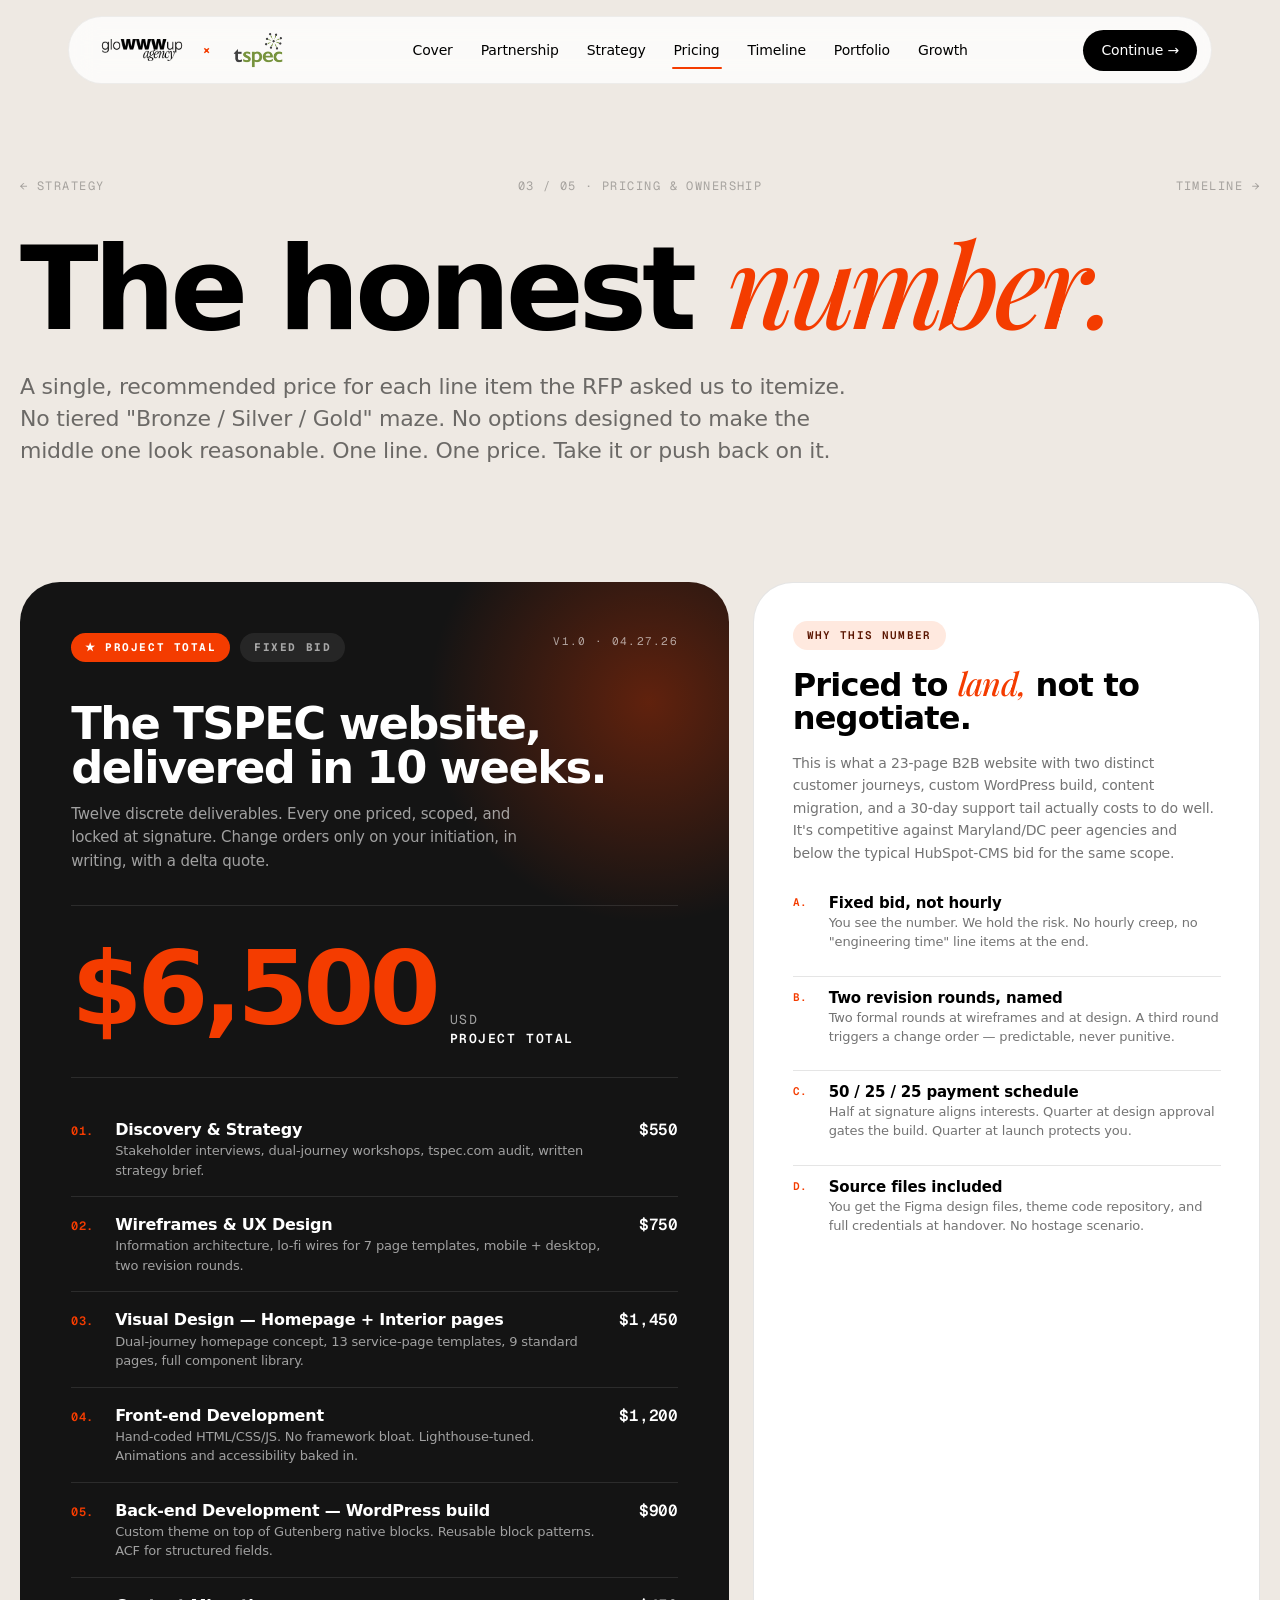
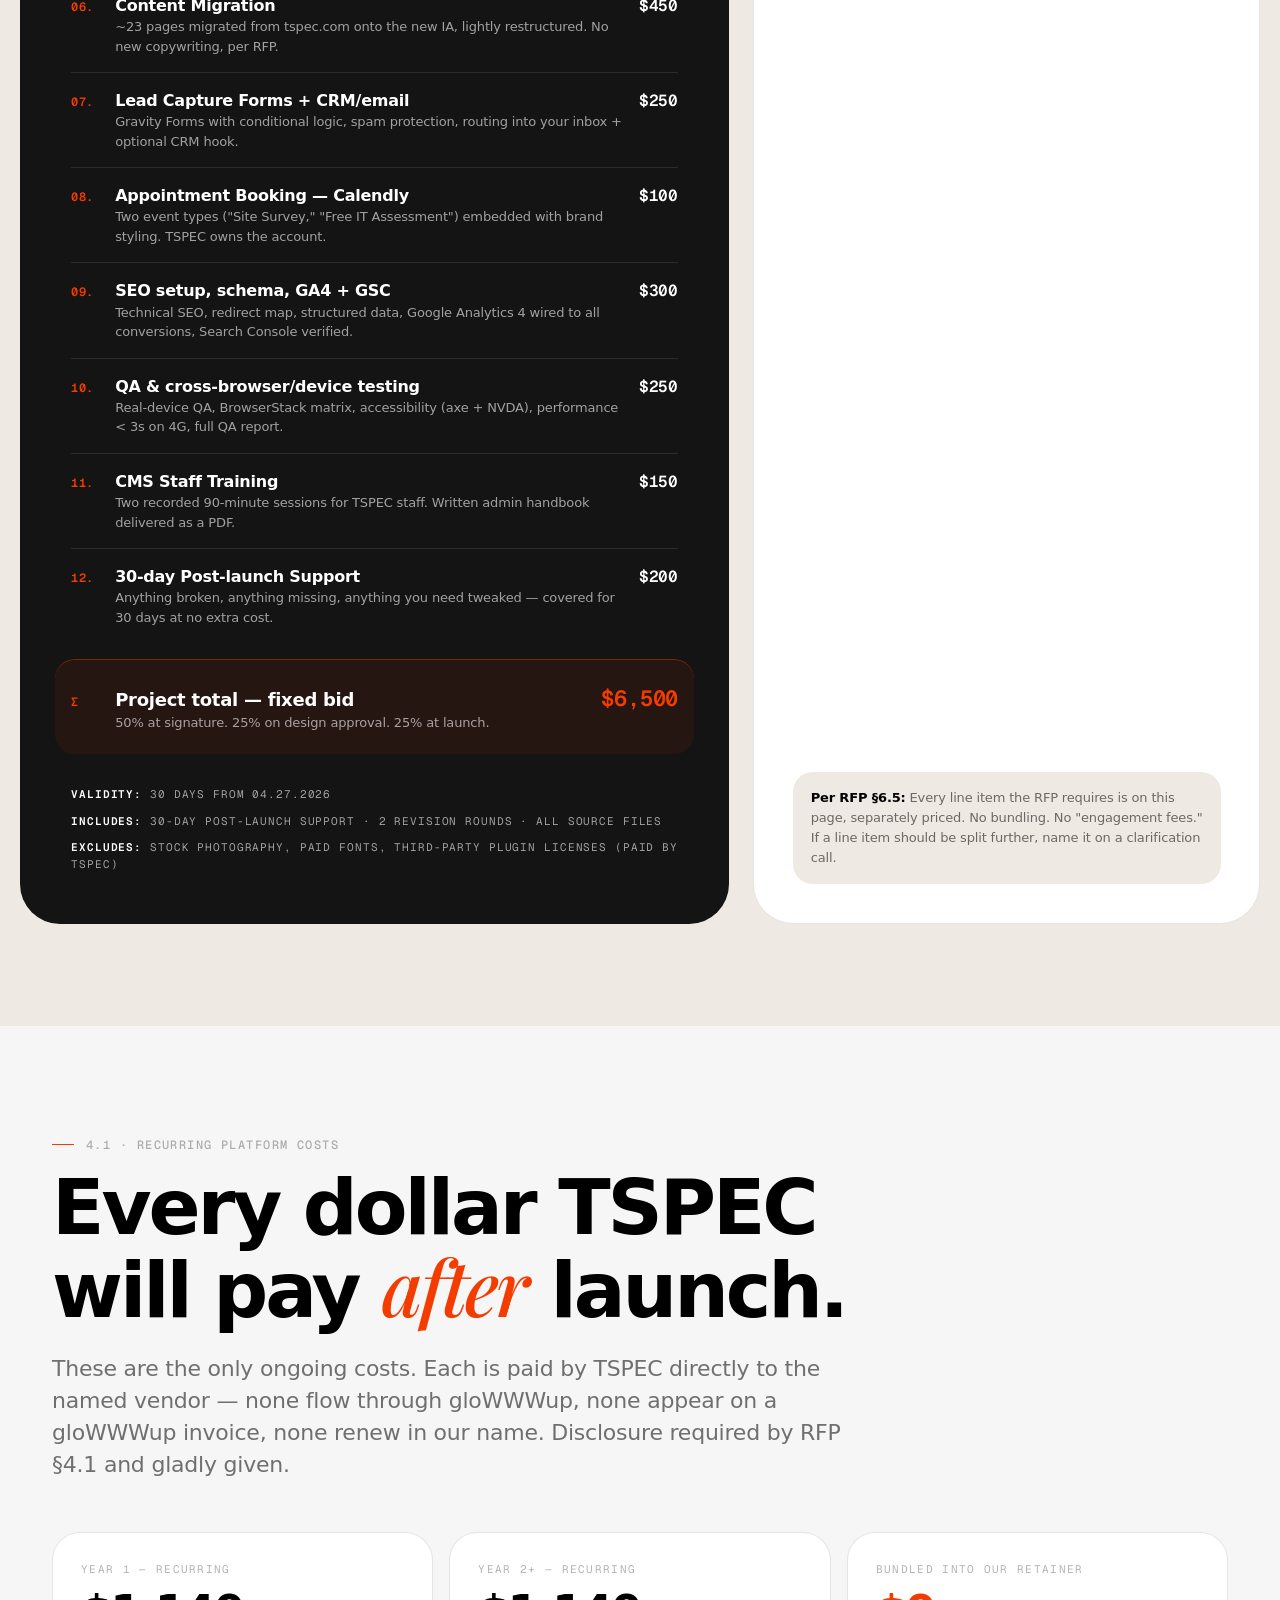
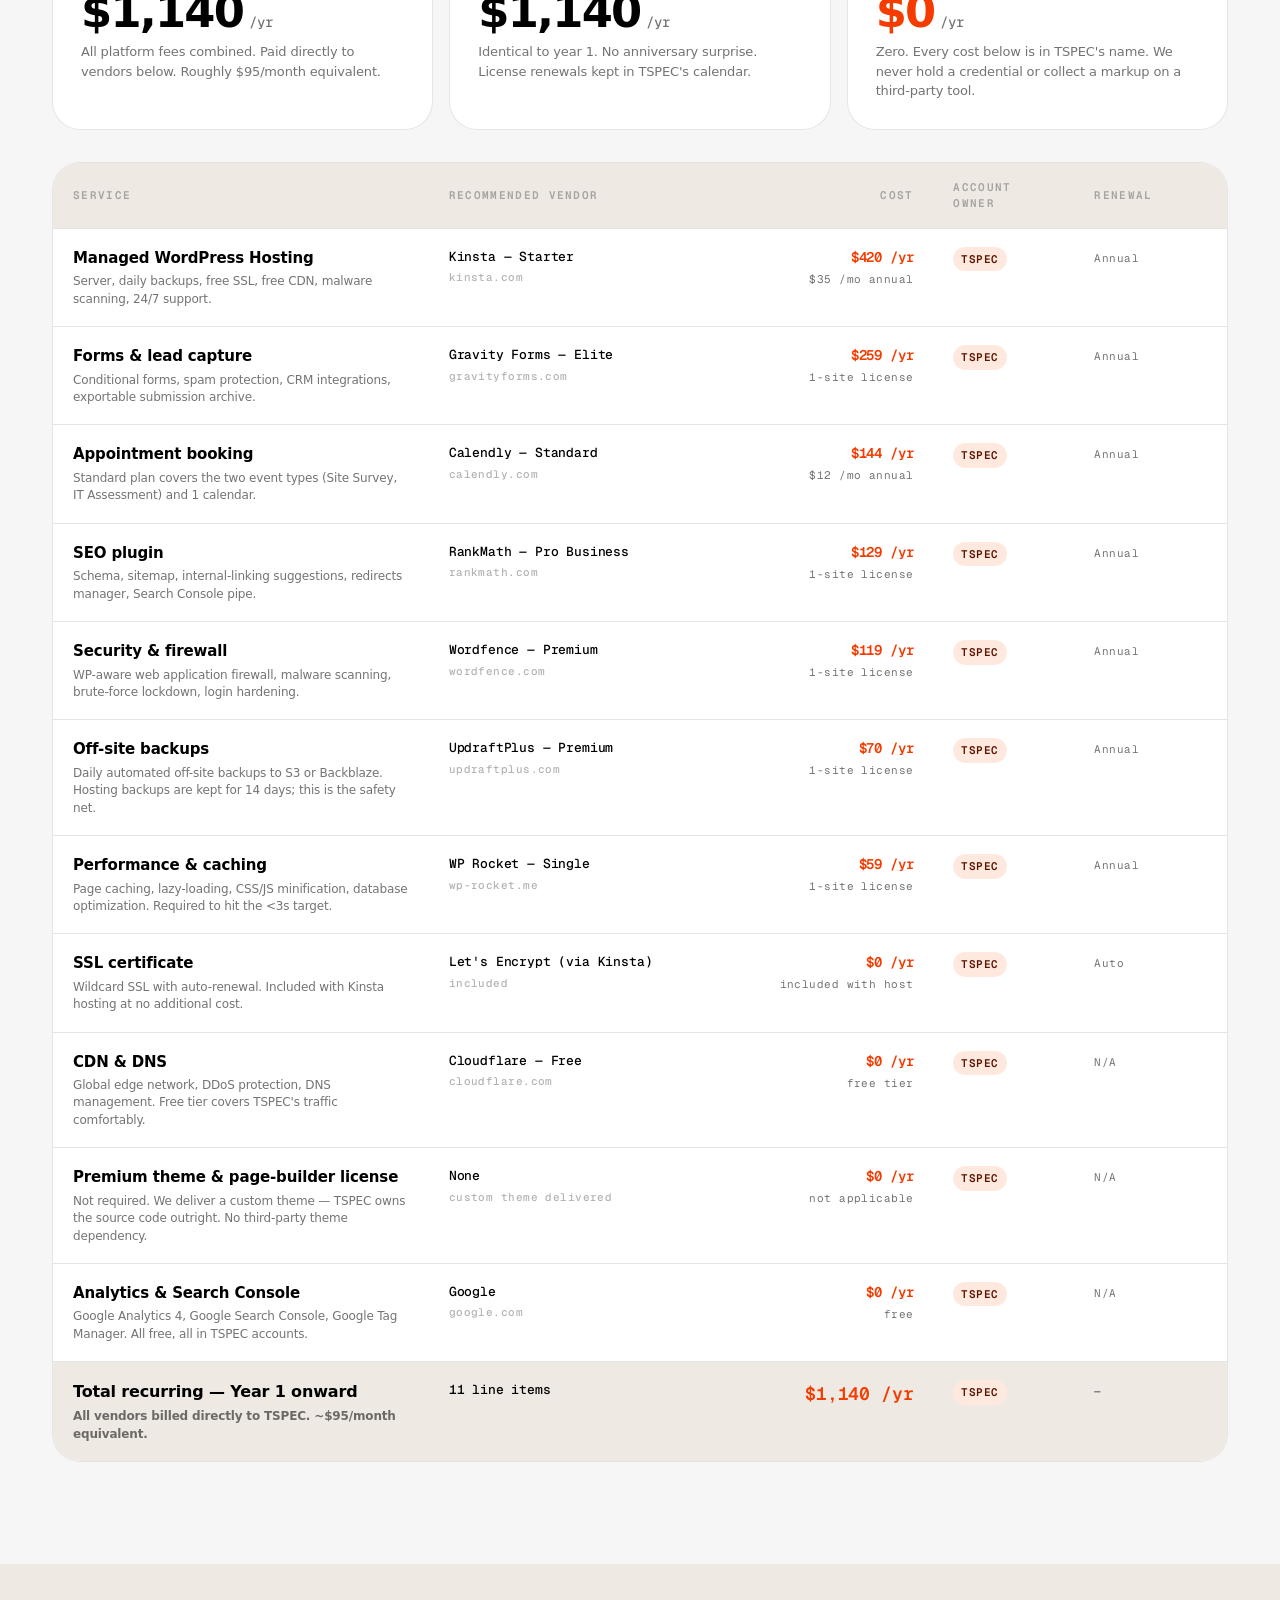
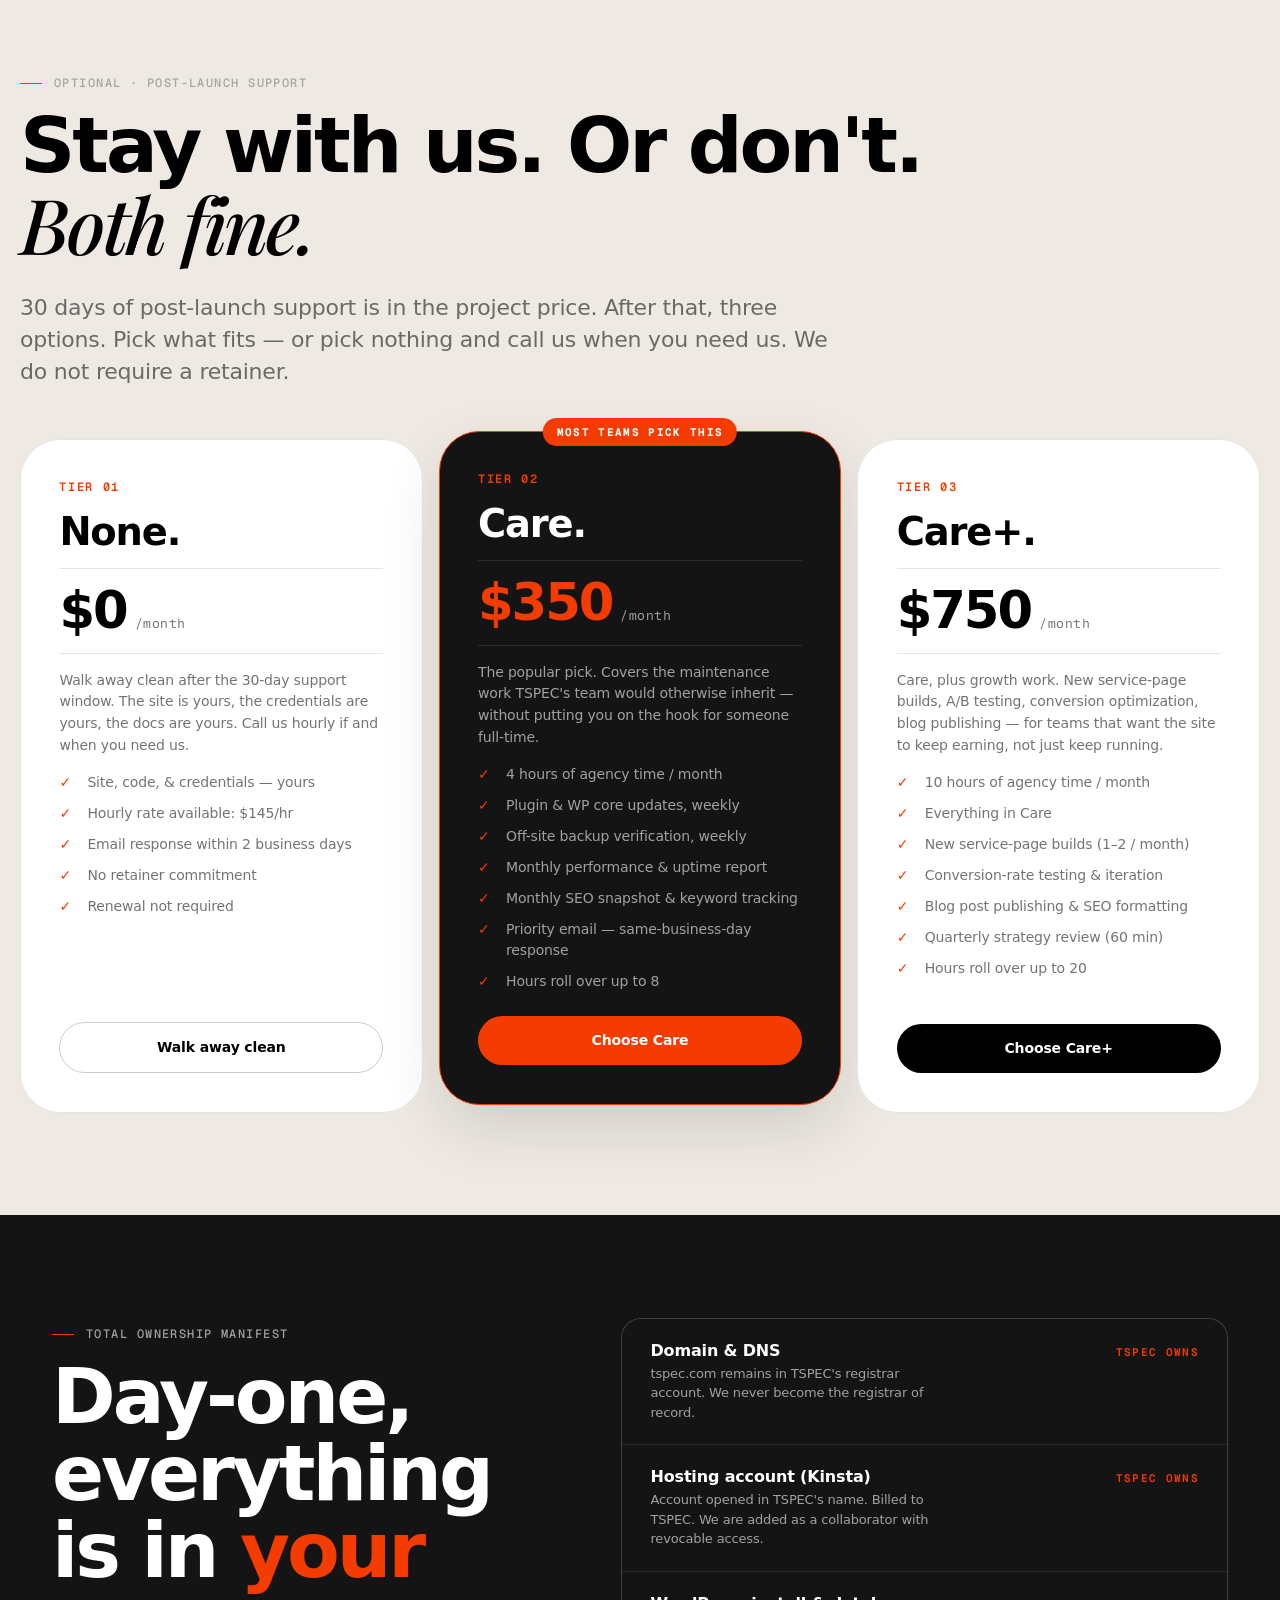
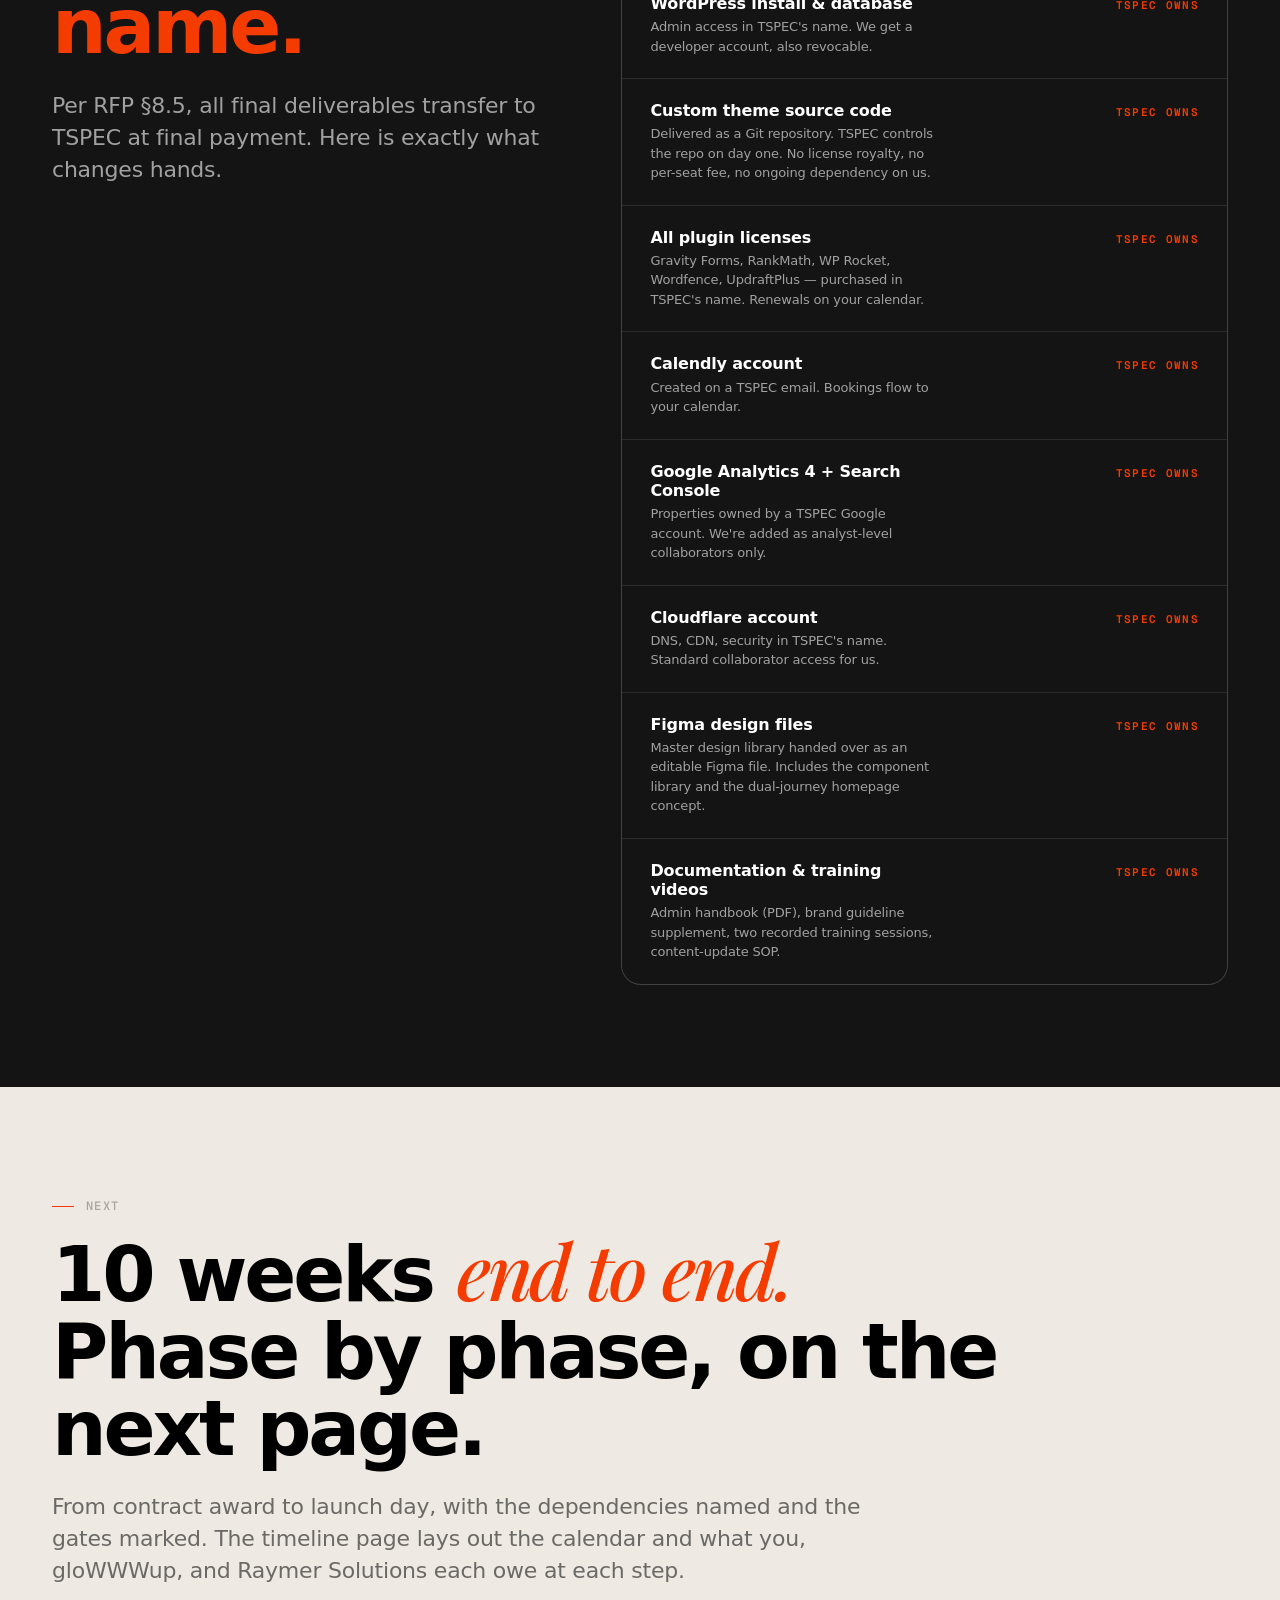
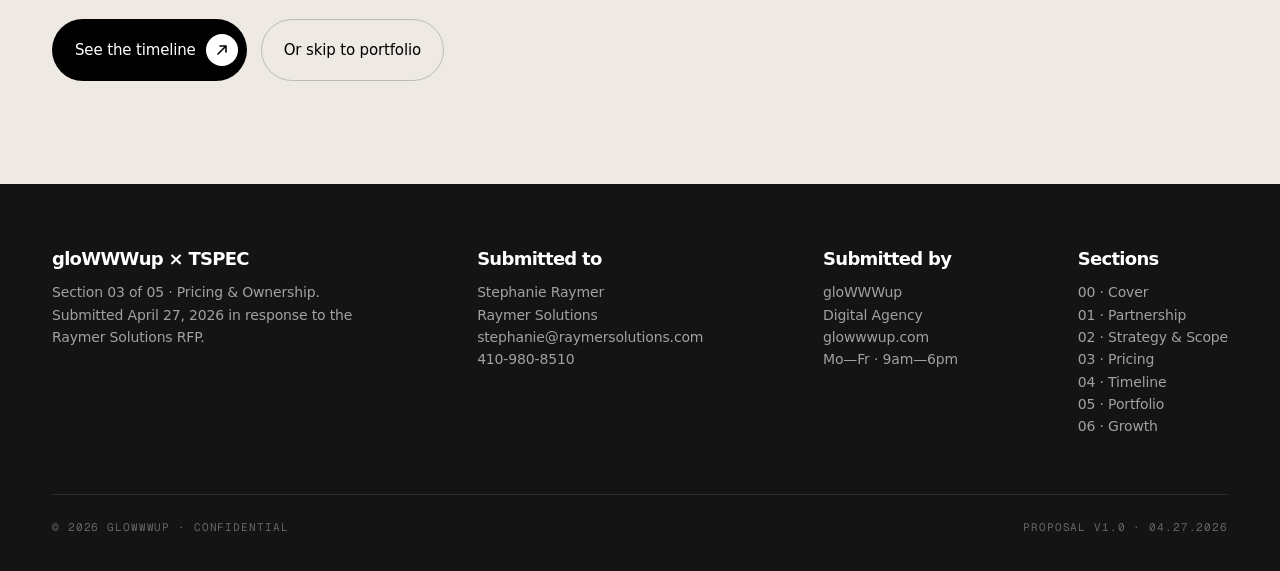
<file: pricing.html>
<!DOCTYPE html>
<html lang="en">

<head>
  <meta charset="utf-8">
  <meta name="viewport" content="width=device-width, initial-scale=1">
  <title>Pricing &amp; Ownership · gloWWWup × TSPEC</title>
  <meta name="description"
    content="Itemized project pricing for the TSPEC website redesign, plus every recurring platform cost — vendor named, cost disclosed, ownership in TSPEC's name.">
  <link rel="preconnect" href="https://fonts.googleapis.com">
  <link rel="preconnect" href="https://fonts.gstatic.com" crossorigin>
  <link
    href="https://fonts.googleapis.com/css2?family=Geist+Mono:wght@400;500;600&family=Playfair+Display:ital,wght@1,500&display=swap"
    rel="stylesheet">
  <link rel="stylesheet" href="assets/css/site.css">
  <style>
    .page-head {
      padding: clamp(48px, 6vw, 96px) 0 clamp(40px, 5vw, 64px);
    }

    .page-head .eyebrow-row {
      display: flex;
      justify-content: space-between;
      align-items: center;
      margin-bottom: 32px;
      flex-wrap: wrap;
      gap: 12px;
      font-family: var(--font-geist);
      font-size: 12px;
      letter-spacing: .12em;
      text-transform: uppercase;
      color: var(--fg3);
    }

    .page-head .eyebrow-row a:hover {
      color: var(--accent);
    }

    .page-head h1 {
      font-size: clamp(48px, 9vw, 120px);
      line-height: .94;
      letter-spacing: -.045em;
      margin: 0 0 28px;
      max-width: 14ch;
      overflow-wrap: break-word;
      word-break: break-word;
    }

    .page-head h1 .ital {
      font-family: var(--font-serif);
      font-style: italic;
      font-weight: 500;
      color: var(--accent);
    }

    /* PRICING TABLE — the centerpiece */
    .pricing-block {
      padding: clamp(24px, 4vw, 56px) 0 clamp(64px, 8vw, 112px);
    }

    .pricing-grid {
      display: grid;
      grid-template-columns: 1.4fr 1fr;
      gap: 24px;
    }

    @media (max-width: 1000px) {
      .pricing-grid {
        grid-template-columns: 1fr;
      }
    }

    /* The featured "project total" card */
    .pricing-card {
      background: var(--bg-dark);
      color: var(--fg-on-dark);
      border-radius: var(--r-xl);
      padding: clamp(36px, 4vw, 56px);
      position: relative;
      overflow: hidden;
      display: flex;
      flex-direction: column;
    }

    .pricing-card::after {
      content: '';
      position: absolute;
      top: -120px;
      right: -160px;
      width: 480px;
      height: 480px;
      border-radius: 50%;
      background: radial-gradient(circle, rgba(244, 60, 0, .34) 0%, transparent 65%);
      pointer-events: none;
      z-index: 0;
    }

    .pricing-card>* {
      position: relative;
      z-index: 1;
    }

    .pricing-card .top {
      display: flex;
      justify-content: space-between;
      align-items: flex-start;
      margin-bottom: 40px;
      gap: 16px;
    }

    .pricing-card .badge-row {
      display: flex;
      gap: 10px;
      flex-wrap: wrap;
    }

    .pricing-card .pill {
      display: inline-flex;
      align-items: center;
      gap: 8px;
      background: var(--accent);
      color: #fff;
      padding: 6px 14px;
      border-radius: var(--r-pill);
      font-family: var(--font-geist);
      font-size: 11px;
      font-weight: 700;
      letter-spacing: .14em;
      text-transform: uppercase;
    }

    .pricing-card .pill.dim {
      background: rgba(255, 255, 255, .08);
      color: var(--fg-on-dark-mute);
    }

    .pricing-card h2 {
      font-size: clamp(32px, 3.5vw, 48px);
      font-weight: 700;
      letter-spacing: -.035em;
      line-height: 1;
      color: var(--fg-on-dark);
      margin-bottom: 12px;
    }

    .pricing-card .desc {
      font-size: 15px;
      line-height: 1.55;
      color: var(--fg-on-dark-mute);
      max-width: 50ch;
    }

    .price-block {
      display: flex;
      align-items: baseline;
      gap: 14px;
      padding: 32px 0 28px;
      border-top: 1px solid var(--border-dark);
      border-bottom: 1px solid var(--border-dark);
      margin: 32px 0;
    }

    .price-block .amount {
      font-size: clamp(64px, 8vw, 104px);
      font-weight: 700;
      letter-spacing: -.05em;
      line-height: 1;
      color: var(--accent);
      font-feature-settings: "tnum";
    }

    .price-block .unit {
      font-family: var(--font-geist);
      font-size: 13px;
      letter-spacing: .12em;
      text-transform: uppercase;
      color: var(--fg-on-dark-mute);
    }

    .price-block .unit b {
      display: block;
      color: var(--fg-on-dark);
      font-weight: 600;
    }

    /* Itemized line items inside dark card */
    .line-items {
      display: grid;
      grid-template-columns: 1fr;
      margin-bottom: 32px;
    }

    .line-item {
      display: grid;
      grid-template-columns: auto 1fr auto;
      gap: 16px;
      align-items: baseline;
      padding: 16px 0;
      border-top: 1px solid var(--border-dark);
    }

    @media (max-width: 480px) {
      .line-item {
        grid-template-columns: auto 1fr;
      }

      .line-item .price {
        grid-column: 2;
        margin-top: -8px;
      }

      .line-item .ord {
        display: none;
      }
    }

    .line-item:first-child {
      border-top: none;
      padding-top: 8px;
    }

    .line-item .ord {
      font-family: var(--font-geist);
      font-size: 12px;
      color: var(--accent);
      font-weight: 600;
      letter-spacing: .04em;
      width: 28px;
    }

    .line-item .body h6 {
      font-size: 16px;
      font-weight: 600;
      letter-spacing: -.015em;
      color: var(--fg-on-dark);
      margin-bottom: 2px;
    }

    .line-item .body p {
      font-size: 13px;
      line-height: 1.5;
      color: var(--fg-on-dark-mute);
    }

    .line-item .price {
      font-family: var(--font-geist);
      font-size: 16px;
      font-weight: 600;
      color: var(--fg-on-dark);
      letter-spacing: -.01em;
      font-feature-settings: "tnum";
      white-space: nowrap;
    }

    .line-item.total {
      background: rgba(244, 60, 0, .08);
      margin: 16px -16px 0;
      padding: 22px 16px;
      border-radius: var(--r-md);
      border-top: 1px solid rgba(244, 60, 0, .4);
    }

    .line-item.total .body h6 {
      font-size: 18px;
    }

    .line-item.total .price {
      color: var(--accent);
      font-size: 22px;
    }

    .pricing-card .ft {
      margin-top: auto;
      display: flex;
      flex-direction: column;
      gap: 10px;
    }

    .pricing-card .ft .meta {
      font-family: var(--font-geist);
      font-size: 11px;
      letter-spacing: .08em;
      text-transform: uppercase;
      color: var(--fg-on-dark-mute);
    }

    .pricing-card .ft .meta b {
      color: var(--fg-on-dark);
      font-weight: 600;
    }

    /* Side card — Why this number */
    .side-card {
      background: var(--surface);
      border: 1px solid var(--border);
      border-radius: var(--r-xl);
      padding: clamp(28px, 3vw, 40px);
      display: flex;
      flex-direction: column;
      gap: 16px;
    }

    .side-card .pill {
      display: inline-flex;
      align-items: center;
      gap: 8px;
      background: var(--accent-soft);
      color: var(--accent-deep);
      padding: 6px 14px;
      border-radius: var(--r-pill);
      font-family: var(--font-geist);
      font-size: 11px;
      font-weight: 600;
      letter-spacing: .12em;
      text-transform: uppercase;
      align-self: flex-start;
    }

    .side-card h3 {
      font-size: clamp(24px, 2.6vw, 32px);
      font-weight: 700;
      letter-spacing: -.025em;
      line-height: 1.05;
    }

    .side-card h3 .ital {
      font-family: var(--font-serif);
      font-style: italic;
      font-weight: 500;
      color: var(--accent);
    }

    .side-card p {
      font-size: 14px;
      line-height: 1.6;
      color: var(--fg2);
    }

    .side-card .pillars {
      display: flex;
      flex-direction: column;
      gap: 12px;
      margin-top: 8px;
    }

    .side-card .pillar {
      display: grid;
      grid-template-columns: 24px 1fr;
      gap: 12px;
      padding: 12px 0;
      border-top: 1px solid var(--border);
    }

    .side-card .pillar:first-child {
      border-top: none;
      padding-top: 6px;
    }

    .side-card .pillar .lab {
      font-family: var(--font-geist);
      font-size: 11px;
      color: var(--accent);
      font-weight: 600;
    }

    .side-card .pillar h6 {
      font-size: 15px;
      font-weight: 600;
      letter-spacing: -.01em;
      margin-bottom: 2px;
    }

    .side-card .pillar p {
      font-size: 13px;
      line-height: 1.45;
      color: var(--fg2);
    }

    .side-card .terms {
      margin-top: auto;
      padding: 16px 18px;
      background: var(--bg);
      border-radius: var(--r-md);
      font-size: 13px;
      color: var(--fg2);
      line-height: 1.55;
    }

    .side-card .terms strong {
      color: var(--fg1);
      font-weight: 600;
    }

    /* RECURRING COSTS BLOCK */
    .recurring-block {
      padding: clamp(64px, 8vw, 112px) 0;
      background: var(--bg-alt);
    }

    .recurring-head {
      margin-bottom: clamp(32px, 4vw, 56px);
    }

    .recurring-head h2 {
      font-size: clamp(40px, 6vw, 80px);
      letter-spacing: -.04em;
      line-height: 1;
      max-width: 16ch;
      margin-top: 16px;
    }

    .recurring-head h2 .ital {
      font-family: var(--font-serif);
      font-style: italic;
      font-weight: 500;
      color: var(--accent);
    }

    .recurring-summary {
      display: grid;
      grid-template-columns: repeat(3, 1fr);
      gap: 16px;
      margin-bottom: 32px;
    }

    .summary-cell {
      background: var(--surface);
      border: 1px solid var(--border);
      border-radius: var(--r-lg);
      padding: 28px;
    }

    .summary-cell .lab {
      font-family: var(--font-geist);
      font-size: 11px;
      letter-spacing: .12em;
      text-transform: uppercase;
      color: var(--fg3);
      margin-bottom: 12px;
    }

    .summary-cell .num {
      font-size: clamp(32px, 3.5vw, 48px);
      font-weight: 700;
      letter-spacing: -.04em;
      line-height: 1;
    }

    .summary-cell.accent .num {
      color: var(--accent);
    }

    .summary-cell .num small {
      font-size: 14px;
      font-family: var(--font-geist);
      color: var(--fg2);
      font-weight: 500;
      letter-spacing: 0;
      margin-left: 6px;
    }

    .summary-cell p {
      font-size: 13px;
      line-height: 1.5;
      color: var(--fg2);
      margin-top: 8px;
    }

    @media (max-width: 900px) {
      .recurring-summary {
        grid-template-columns: 1fr;
      }
    }

    @media (max-width: 600px) {
      .summary-cell {
        padding: 20px;
      }
    }

    /* Recurring costs table */
    .rc-table-wrap {
      background: var(--surface);
      border: 1px solid var(--border);
      border-radius: var(--r-lg);
      overflow: hidden;
    }

    .rc-table {
      width: 100%;
      border-collapse: collapse;
      font-size: 14px;
    }

    .rc-table thead th {
      text-align: left;
      background: var(--bg);
      padding: 16px 20px;
      font-family: var(--font-geist);
      font-size: 11px;
      letter-spacing: .12em;
      text-transform: uppercase;
      color: var(--fg3);
      font-weight: 600;
      border-bottom: 1px solid var(--border);
    }

    .rc-table td {
      padding: 18px 20px;
      border-bottom: 1px solid var(--border);
      vertical-align: top;
    }

    .rc-table tr:last-child td {
      border-bottom: none;
    }

    .rc-table .item-name {
      font-weight: 600;
      letter-spacing: -.01em;
      color: var(--fg1);
      font-size: 15px;
      margin-bottom: 4px;
    }

    .rc-table .item-desc {
      font-size: 12px;
      color: var(--fg2);
      line-height: 1.45;
    }

    .rc-table .vendor {
      font-family: var(--font-geist);
      font-size: 13px;
      font-weight: 500;
      color: var(--fg1);
    }

    .rc-table .vendor small {
      display: block;
      color: var(--fg3);
      font-size: 11px;
      letter-spacing: .04em;
      margin-top: 3px;
    }

    .rc-table .cost {
      font-family: var(--font-geist);
      font-size: 14px;
      font-weight: 600;
      color: var(--accent);
      text-align: right;
      font-feature-settings: "tnum";
      white-space: nowrap;
    }

    .rc-table .cost small {
      display: block;
      color: var(--fg2);
      font-weight: 400;
      font-size: 11px;
      letter-spacing: .04em;
      margin-top: 3px;
    }

    .rc-table .owner {
      font-family: var(--font-geist);
      font-size: 11px;
      color: var(--fg2);
      letter-spacing: .04em;
    }

    .rc-table .owner.tspec {
      color: var(--accent-deep);
      background: var(--accent-soft);
      padding: 4px 8px;
      border-radius: var(--r-pill);
      font-weight: 600;
      display: inline-block;
    }

    .rc-table tr.total-row td {
      background: var(--bg);
      font-weight: 600;
    }

    .rc-table tr.total-row .item-name {
      font-size: 16px;
    }

    .rc-table tr.total-row .cost {
      font-size: 18px;
    }

    @media (max-width: 760px) {
      .rc-table thead {
        display: none;
      }

      .rc-table,
      .rc-table tbody,
      .rc-table tr,
      .rc-table td {
        display: block;
        width: 100%;
      }

      .rc-table tr {
        border-bottom: 4px solid var(--border);
        padding: 8px 0;
      }

      .rc-table td {
        padding: 8px 16px;
        border-bottom: none;
      }

      .rc-table .cost {
        text-align: left;
      }
    }

    /* RETAINER TIERS */
    .retainer-block {
      padding: clamp(64px, 8vw, 112px) 0;
    }

    .retainer-head {
      margin-bottom: clamp(32px, 4vw, 56px);
    }

    .retainer-head h2 {
      font-size: clamp(40px, 6vw, 80px);
      letter-spacing: -.04em;
      line-height: 1;
      max-width: 18ch;
      margin-top: 16px;
    }

    .retainer-grid {
      display: grid;
      grid-template-columns: 1fr 1fr 1fr;
      gap: 16px;
    }

    .tier {
      background: var(--surface);
      border: 1px solid var(--border);
      border-radius: var(--r-xl);
      padding: clamp(28px, 3vw, 40px);
      display: flex;
      flex-direction: column;
      gap: 16px;
      position: relative;
    }

    .tier.featured {
      background: var(--bg-dark);
      color: var(--fg-on-dark);
      border-color: var(--accent);
      box-shadow: var(--shadow-lg);
      transform: translateY(-8px);
    }

    .tier.featured::before {
      content: 'Most teams pick this';
      position: absolute;
      top: -14px;
      left: 50%;
      transform: translateX(-50%);
      background: var(--accent);
      color: #fff;
      font-family: var(--font-geist);
      font-size: 11px;
      font-weight: 700;
      letter-spacing: .12em;
      text-transform: uppercase;
      padding: 6px 14px;
      border-radius: var(--r-pill);
      white-space: nowrap;
    }

    .tier .tier-name {
      font-family: var(--font-geist);
      font-size: 12px;
      font-weight: 600;
      letter-spacing: .14em;
      text-transform: uppercase;
      color: var(--accent);
    }

    .tier h3 {
      font-size: clamp(28px, 3vw, 40px);
      font-weight: 700;
      letter-spacing: -.03em;
      line-height: 1.05;
    }

    .tier .price {
      display: flex;
      align-items: baseline;
      gap: 8px;
      padding: 16px 0;
      border-top: 1px solid var(--border);
      border-bottom: 1px solid var(--border);
    }

    .tier.featured .price {
      border-color: var(--border-dark);
    }

    .tier .price .amt {
      font-size: clamp(36px, 4vw, 56px);
      font-weight: 700;
      letter-spacing: -.04em;
      line-height: 1;
    }

    .tier .price .per {
      font-family: var(--font-geist);
      font-size: 13px;
      color: var(--fg2);
      letter-spacing: .04em;
    }

    .tier.featured .price .per {
      color: var(--fg-on-dark-mute);
    }

    .tier .summary {
      font-size: 14px;
      line-height: 1.55;
      color: var(--fg2);
    }

    .tier.featured .summary {
      color: var(--fg-on-dark-mute);
    }

    .tier ul {
      display: flex;
      flex-direction: column;
      gap: 10px;
      flex: 1;
    }

    .tier ul li {
      display: grid;
      grid-template-columns: 18px 1fr;
      gap: 10px;
      font-size: 14px;
      line-height: 1.5;
      color: var(--fg2);
    }

    .tier.featured ul li {
      color: var(--fg-on-dark-mute);
    }

    .tier ul li::before {
      content: '✓';
      color: var(--accent);
      font-weight: 700;
    }

    .tier .pick {
      margin-top: 8px;
      text-align: center;
      padding: 14px;
      border-radius: var(--r-pill);
      font-family: var(--font-sans);
      font-size: 14px;
      font-weight: 600;
      letter-spacing: -.01em;
      transition: background .2s var(--ease-out), color .2s var(--ease-out);
    }

    .tier .pick.primary {
      background: #000;
      color: #fff;
    }

    .tier .pick.primary:hover {
      background: var(--accent);
    }

    .tier .pick.accent {
      background: var(--accent);
      color: #fff;
    }

    .tier .pick.ghost {
      background: transparent;
      color: var(--fg1);
      border: 1px solid var(--border-strong);
    }

    .tier .pick.ghost:hover {
      background: var(--fg1);
      color: #fff;
    }

    @media (max-width: 1000px) {
      .retainer-grid {
        grid-template-columns: 1fr;
      }

      .tier.featured {
        transform: none;
        margin: 16px 0;
      }
    }

    @media (max-width: 600px) {
      .tier {
        padding: 24px;
      }
    }

    /* TOTAL OWNERSHIP */
    .ownership-block {
      background: var(--bg-dark);
      color: var(--fg-on-dark);
      padding: clamp(64px, 8vw, 112px) 0;
    }

    .ownership-block .eyebrow {
      color: var(--fg-on-dark-mute);
    }

    .ownership-block .lede {
      color: var(--fg-on-dark-mute);
    }

    .ownership-grid {
      display: grid;
      grid-template-columns: 1fr 1.2fr;
      gap: clamp(40px, 5vw, 80px);
      align-items: start;
    }

    .ownership-grid h2 {
      font-size: clamp(40px, 6vw, 80px);
      letter-spacing: -.04em;
      line-height: 1;
      color: var(--fg-on-dark);
      max-width: 14ch;
    }

    .ownership-grid h2 .accent {
      color: var(--accent);
    }

    .ownership-list {
      display: grid;
      gap: 1px;
      background: var(--border-dark);
      border: 1px solid var(--border-dark);
      border-radius: var(--r-md);
      overflow: hidden;
    }

    .ownership-row {
      background: var(--bg-dark);
      padding: 22px 28px;
      display: grid;
      grid-template-columns: 1.2fr 1fr;
      gap: 24px;
      align-items: baseline;
    }

    .ownership-row:hover {
      background: rgba(244, 60, 0, .06);
    }

    .ownership-row h6 {
      font-size: 16px;
      font-weight: 600;
      letter-spacing: -.01em;
      color: var(--fg-on-dark);
      margin-bottom: 4px;
    }

    .ownership-row p {
      font-size: 13px;
      color: var(--fg-on-dark-mute);
      line-height: 1.5;
    }

    .ownership-row .stamp {
      font-family: var(--font-geist);
      font-size: 11px;
      color: var(--accent);
      letter-spacing: .12em;
      text-transform: uppercase;
      font-weight: 600;
      text-align: right;
    }

    @media (max-width: 760px) {
      .ownership-grid {
        grid-template-columns: 1fr;
      }

      .ownership-row {
        grid-template-columns: 1fr;
        gap: 8px;
      }

      .ownership-row .stamp {
        text-align: left;
      }
    }

    /* CTA */
    .next-cta {
      padding: clamp(64px, 8vw, 120px) 0;
      background: var(--bg);
    }

    .next-cta h2 {
      font-size: clamp(40px, 6vw, 80px);
      letter-spacing: -.04em;
      line-height: 1;
      max-width: 18ch;
      margin-bottom: 24px;
    }

    .next-cta h2 .ital {
      font-family: var(--font-serif);
      font-style: italic;
      font-weight: 500;
      color: var(--accent);
    }

    .next-cta .lede {
      max-width: 60ch;
      margin-bottom: 32px;
    }
  </style>
  <link rel="icon" type="image/png" href="assets/img/favicon.png">
</head>

<body>

  <header class="shell">
    <nav class="nav-pill">
      <div class="brand">
        <img src="assets/img/glowwwup-wordmark.png" alt="gloWWWup">
        <span class="x">×</span>
        <span><img src="assets/img/tspec-logo.png" alt="TSPEC"></span>
      </div>
      <div class="links">
        <a href="index.html">Cover</a>
        <a href="partnership.html">Partnership</a>
        <a href="strategy.html">Strategy</a>
        <a href="pricing.html" class="active">Pricing</a>
        <a href="timeline.html">Timeline</a>
        <a href="portfolio.html">Portfolio</a>
        <a href="growth.html">Growth</a>
      </div>
      <a href="timeline.html" class="cta">Continue →</a>
    </nav>
  </header>

  <!-- ── PAGE HEAD ── -->
  <section class="page-head shell">
    <div class="eyebrow-row">
      <span><a href="strategy.html">← Strategy</a></span>
      <span>03 / 05 · Pricing &amp; Ownership</span>
      <span><a href="timeline.html">Timeline →</a></span>
    </div>
    <h1>The honest <span class="ital">number.</span></h1>
    <p class="lede" style="max-width: 60ch;">
      A single, recommended price for each line item the RFP asked us to itemize. No tiered "Bronze / Silver / Gold"
      maze. No options designed to make the middle one look reasonable. One line. One price. Take it or push back on it.
    </p>
  </section>

  <!-- ── PRICING TABLE ── -->
  <section class="pricing-block shell">
    <div class="pricing-grid">

      <!-- Featured pricing card -->
      <div class="pricing-card">
        <div class="top">
          <div class="badge-row">
            <span class="pill">★ Project total</span>
            <span class="pill dim">Fixed bid</span>
          </div>
          <span
            style="font-family: var(--font-geist); font-size: 11px; letter-spacing: .12em; text-transform: uppercase; color: var(--fg-on-dark-mute);">v1.0
            · 04.27.26</span>
        </div>

        <h2>The TSPEC website,<br>delivered in 10 weeks.</h2>
        <p class="desc">Twelve discrete deliverables. Every one priced, scoped, and locked at signature. Change orders
          only on your initiation, in writing, with a delta quote.</p>

        <div class="price-block">
          <span class="amount">$6,500</span>
          <span class="unit">USD<br><b>Project total</b></span>
        </div>

        <div class="line-items">

          <div class="line-item">
            <span class="ord">01.</span>
            <div class="body">
              <h6>Discovery &amp; Strategy</h6>
              <p>Stakeholder interviews, dual-journey workshops, tspec.com audit, written strategy brief.</p>
            </div>
            <span class="price">$550</span>
          </div>

          <div class="line-item">
            <span class="ord">02.</span>
            <div class="body">
              <h6>Wireframes &amp; UX Design</h6>
              <p>Information architecture, lo-fi wires for 7 page templates, mobile + desktop, two revision rounds.</p>
            </div>
            <span class="price">$750</span>
          </div>

          <div class="line-item">
            <span class="ord">03.</span>
            <div class="body">
              <h6>Visual Design — Homepage + Interior pages</h6>
              <p>Dual-journey homepage concept, 13 service-page templates, 9 standard pages, full component library.</p>
            </div>
            <span class="price">$1,450</span>
          </div>

          <div class="line-item">
            <span class="ord">04.</span>
            <div class="body">
              <h6>Front-end Development</h6>
              <p>Hand-coded HTML/CSS/JS. No framework bloat. Lighthouse-tuned. Animations and accessibility baked in.
              </p>
            </div>
            <span class="price">$1,200</span>
          </div>

          <div class="line-item">
            <span class="ord">05.</span>
            <div class="body">
              <h6>Back-end Development — WordPress build</h6>
              <p>Custom theme on top of Gutenberg native blocks. Reusable block patterns. ACF for structured fields.</p>
            </div>
            <span class="price">$900</span>
          </div>

          <div class="line-item">
            <span class="ord">06.</span>
            <div class="body">
              <h6>Content Migration</h6>
              <p>~23 pages migrated from tspec.com onto the new IA, lightly restructured. No new copywriting, per RFP.
              </p>
            </div>
            <span class="price">$450</span>
          </div>

          <div class="line-item">
            <span class="ord">07.</span>
            <div class="body">
              <h6>Lead Capture Forms + CRM/email</h6>
              <p>Gravity Forms with conditional logic, spam protection, routing into your inbox + optional CRM hook.</p>
            </div>
            <span class="price">$250</span>
          </div>

          <div class="line-item">
            <span class="ord">08.</span>
            <div class="body">
              <h6>Appointment Booking — Calendly</h6>
              <p>Two event types ("Site Survey," "Free IT Assessment") embedded with brand styling. TSPEC owns the
                account.</p>
            </div>
            <span class="price">$100</span>
          </div>

          <div class="line-item">
            <span class="ord">09.</span>
            <div class="body">
              <h6>SEO setup, schema, GA4 + GSC</h6>
              <p>Technical SEO, redirect map, structured data, Google Analytics 4 wired to all conversions, Search
                Console verified.</p>
            </div>
            <span class="price">$300</span>
          </div>

          <div class="line-item">
            <span class="ord">10.</span>
            <div class="body">
              <h6>QA &amp; cross-browser/device testing</h6>
              <p>Real-device QA, BrowserStack matrix, accessibility (axe + NVDA), performance &lt; 3s on 4G, full QA
                report.</p>
            </div>
            <span class="price">$250</span>
          </div>

          <div class="line-item">
            <span class="ord">11.</span>
            <div class="body">
              <h6>CMS Staff Training</h6>
              <p>Two recorded 90-minute sessions for TSPEC staff. Written admin handbook delivered as a PDF.</p>
            </div>
            <span class="price">$150</span>
          </div>

          <div class="line-item">
            <span class="ord">12.</span>
            <div class="body">
              <h6>30-day Post-launch Support</h6>
              <p>Anything broken, anything missing, anything you need tweaked — covered for 30 days at no extra cost.
              </p>
            </div>
            <span class="price">$200</span>
          </div>

          <div class="line-item total">
            <span class="ord">∑</span>
            <div class="body">
              <h6>Project total — fixed bid</h6>
              <p>50% at signature. 25% on design approval. 25% at launch.</p>
            </div>
            <span class="price">$6,500</span>
          </div>
        </div>

        <div class="ft">
          <span class="meta"><b>Validity:</b> 30 days from 04.27.2026</span>
          <span class="meta"><b>Includes:</b> 30-day post-launch support · 2 revision rounds · all source files</span>
          <span class="meta"><b>Excludes:</b> Stock photography, paid fonts, third-party plugin licenses (paid by
            TSPEC)</span>
        </div>
      </div>

      <!-- Side card -->
      <aside class="side-card">
        <span class="pill">Why this number</span>
        <h3>Priced to <span class="ital">land,</span> not to negotiate.</h3>
        <p>This is what a 23-page B2B website with two distinct customer journeys, custom WordPress build, content
          migration, and a 30-day support tail actually costs to do well. It's competitive against Maryland/DC peer
          agencies and below the typical HubSpot-CMS bid for the same scope.</p>

        <div class="pillars">
          <div class="pillar">
            <span class="lab">A.</span>
            <div>
              <h6>Fixed bid, not hourly</h6>
              <p>You see the number. We hold the risk. No hourly creep, no "engineering time" line items at the end.</p>
            </div>
          </div>
          <div class="pillar">
            <span class="lab">B.</span>
            <div>
              <h6>Two revision rounds, named</h6>
              <p>Two formal rounds at wireframes and at design. A third round triggers a change order — predictable,
                never punitive.</p>
            </div>
          </div>
          <div class="pillar">
            <span class="lab">C.</span>
            <div>
              <h6>50 / 25 / 25 payment schedule</h6>
              <p>Half at signature aligns interests. Quarter at design approval gates the build. Quarter at launch
                protects you.</p>
            </div>
          </div>
          <div class="pillar">
            <span class="lab">D.</span>
            <div>
              <h6>Source files included</h6>
              <p>You get the Figma design files, theme code repository, and full credentials at handover. No hostage
                scenario.</p>
            </div>
          </div>
        </div>

        <div class="terms">
          <strong>Per RFP §6.5:</strong> Every line item the RFP requires is on this page, separately priced. No
          bundling. No "engagement fees." If a line item should be split further, name it on a clarification call.
        </div>
      </aside>

    </div>
  </section>

  <!-- ── RECURRING COSTS (§4.1) ── -->
  <section class="recurring-block">
    <div class="shell">
      <div class="recurring-head">
        <p class="eyebrow">4.1 · Recurring platform costs</p>
        <h2>Every dollar TSPEC will pay <span class="ital">after</span> launch.</h2>
        <p class="lede" style="margin-top: 24px; max-width: 60ch;">
          These are the only ongoing costs. Each is paid by TSPEC directly to the named vendor — none flow through
          gloWWWup, none appear on a gloWWWup invoice, none renew in our name. Disclosure required by RFP §4.1 and
          gladly given.
        </p>
      </div>

      <!-- Summary cells -->
      <div class="recurring-summary">
        <div class="summary-cell">
          <div class="lab">Year 1 — recurring</div>
          <div class="num">$1,140<small>/yr</small></div>
          <p>All platform fees combined. Paid directly to vendors below. Roughly $95/month equivalent.</p>
        </div>
        <div class="summary-cell">
          <div class="lab">Year 2+ — recurring</div>
          <div class="num">$1,140<small>/yr</small></div>
          <p>Identical to year 1. No anniversary surprise. License renewals kept in TSPEC's calendar.</p>
        </div>
        <div class="summary-cell accent">
          <div class="lab">Bundled into our retainer</div>
          <div class="num">$0<small>/yr</small></div>
          <p>Zero. Every cost below is in TSPEC's name. We never hold a credential or collect a markup on a third-party
            tool.</p>
        </div>
      </div>

      <!-- Itemized recurring table -->
      <div class="rc-table-wrap">
        <table class="rc-table">
          <thead>
            <tr>
              <th style="width: 32%;">Service</th>
              <th style="width: 25%;">Recommended vendor</th>
              <th style="width: 18%; text-align: right;">Cost</th>
              <th style="width: 12%;">Account owner</th>
              <th style="width: 13%;">Renewal</th>
            </tr>
          </thead>
          <tbody>
            <tr>
              <td>
                <div class="item-name">Managed WordPress Hosting</div>
                <div class="item-desc">Server, daily backups, free SSL, free CDN, malware scanning, 24/7 support.</div>
              </td>
              <td>
                <div class="vendor">Kinsta — Starter<small>kinsta.com</small></div>
              </td>
              <td>
                <div class="cost">$420 /yr<small>$35 /mo annual</small></div>
              </td>
              <td><span class="owner tspec">TSPEC</span></td>
              <td><span class="owner">Annual</span></td>
            </tr>
            <tr>
              <td>
                <div class="item-name">Forms &amp; lead capture</div>
                <div class="item-desc">Conditional forms, spam protection, CRM integrations, exportable submission
                  archive.</div>
              </td>
              <td>
                <div class="vendor">Gravity Forms — Elite<small>gravityforms.com</small></div>
              </td>
              <td>
                <div class="cost">$259 /yr<small>1-site license</small></div>
              </td>
              <td><span class="owner tspec">TSPEC</span></td>
              <td><span class="owner">Annual</span></td>
            </tr>
            <tr>
              <td>
                <div class="item-name">Appointment booking</div>
                <div class="item-desc">Standard plan covers the two event types (Site Survey, IT Assessment) and 1
                  calendar.</div>
              </td>
              <td>
                <div class="vendor">Calendly — Standard<small>calendly.com</small></div>
              </td>
              <td>
                <div class="cost">$144 /yr<small>$12 /mo annual</small></div>
              </td>
              <td><span class="owner tspec">TSPEC</span></td>
              <td><span class="owner">Annual</span></td>
            </tr>
            <tr>
              <td>
                <div class="item-name">SEO plugin</div>
                <div class="item-desc">Schema, sitemap, internal-linking suggestions, redirects manager, Search Console
                  pipe.</div>
              </td>
              <td>
                <div class="vendor">RankMath — Pro Business<small>rankmath.com</small></div>
              </td>
              <td>
                <div class="cost">$129 /yr<small>1-site license</small></div>
              </td>
              <td><span class="owner tspec">TSPEC</span></td>
              <td><span class="owner">Annual</span></td>
            </tr>
            <tr>
              <td>
                <div class="item-name">Security &amp; firewall</div>
                <div class="item-desc">WP-aware web application firewall, malware scanning, brute-force lockdown, login
                  hardening.</div>
              </td>
              <td>
                <div class="vendor">Wordfence — Premium<small>wordfence.com</small></div>
              </td>
              <td>
                <div class="cost">$119 /yr<small>1-site license</small></div>
              </td>
              <td><span class="owner tspec">TSPEC</span></td>
              <td><span class="owner">Annual</span></td>
            </tr>
            <tr>
              <td>
                <div class="item-name">Off-site backups</div>
                <div class="item-desc">Daily automated off-site backups to S3 or Backblaze. Hosting backups are kept for
                  14 days; this is the safety net.</div>
              </td>
              <td>
                <div class="vendor">UpdraftPlus — Premium<small>updraftplus.com</small></div>
              </td>
              <td>
                <div class="cost">$70 /yr<small>1-site license</small></div>
              </td>
              <td><span class="owner tspec">TSPEC</span></td>
              <td><span class="owner">Annual</span></td>
            </tr>
            <tr>
              <td>
                <div class="item-name">Performance &amp; caching</div>
                <div class="item-desc">Page caching, lazy-loading, CSS/JS minification, database optimization. Required
                  to hit the &lt;3s target.</div>
              </td>
              <td>
                <div class="vendor">WP Rocket — Single<small>wp-rocket.me</small></div>
              </td>
              <td>
                <div class="cost">$59 /yr<small>1-site license</small></div>
              </td>
              <td><span class="owner tspec">TSPEC</span></td>
              <td><span class="owner">Annual</span></td>
            </tr>
            <tr>
              <td>
                <div class="item-name">SSL certificate</div>
                <div class="item-desc">Wildcard SSL with auto-renewal. Included with Kinsta hosting at no additional
                  cost.</div>
              </td>
              <td>
                <div class="vendor">Let's Encrypt (via Kinsta)<small>included</small></div>
              </td>
              <td>
                <div class="cost">$0 /yr<small>included with host</small></div>
              </td>
              <td><span class="owner tspec">TSPEC</span></td>
              <td><span class="owner">Auto</span></td>
            </tr>
            <tr>
              <td>
                <div class="item-name">CDN &amp; DNS</div>
                <div class="item-desc">Global edge network, DDoS protection, DNS management. Free tier covers TSPEC's
                  traffic comfortably.</div>
              </td>
              <td>
                <div class="vendor">Cloudflare — Free<small>cloudflare.com</small></div>
              </td>
              <td>
                <div class="cost">$0 /yr<small>free tier</small></div>
              </td>
              <td><span class="owner tspec">TSPEC</span></td>
              <td><span class="owner">N/A</span></td>
            </tr>
            <tr>
              <td>
                <div class="item-name">Premium theme &amp; page-builder license</div>
                <div class="item-desc">Not required. We deliver a custom theme — TSPEC owns the source code outright. No
                  third-party theme dependency.</div>
              </td>
              <td>
                <div class="vendor">None<small>custom theme delivered</small></div>
              </td>
              <td>
                <div class="cost">$0 /yr<small>not applicable</small></div>
              </td>
              <td><span class="owner tspec">TSPEC</span></td>
              <td><span class="owner">N/A</span></td>
            </tr>
            <tr>
              <td>
                <div class="item-name">Analytics &amp; Search Console</div>
                <div class="item-desc">Google Analytics 4, Google Search Console, Google Tag Manager. All free, all in
                  TSPEC accounts.</div>
              </td>
              <td>
                <div class="vendor">Google<small>google.com</small></div>
              </td>
              <td>
                <div class="cost">$0 /yr<small>free</small></div>
              </td>
              <td><span class="owner tspec">TSPEC</span></td>
              <td><span class="owner">N/A</span></td>
            </tr>
            <tr class="total-row">
              <td>
                <div class="item-name">Total recurring — Year 1 onward</div>
                <div class="item-desc">All vendors billed directly to TSPEC. ~$95/month equivalent.</div>
              </td>
              <td>
                <div class="vendor">11 line items</div>
              </td>
              <td>
                <div class="cost">$1,140 /yr</div>
              </td>
              <td><span class="owner tspec">TSPEC</span></td>
              <td><span class="owner">—</span></td>
            </tr>
          </tbody>
        </table>
      </div>
    </div>
  </section>

  <!-- ── OPTIONAL RETAINER ── -->
  <section class="retainer-block shell">
    <div class="retainer-head">
      <p class="eyebrow">Optional · post-launch support</p>
      <h2>Stay with us. Or don't. <em>Both fine.</em></h2>
      <p class="lede" style="margin-top: 24px; max-width: 60ch;">
        30 days of post-launch support is in the project price. After that, three options. Pick what fits — or pick
        nothing and call us when you need us. We do not require a retainer.
      </p>
    </div>

    <div class="retainer-grid">

      <div class="tier">
        <span class="tier-name">Tier 01</span>
        <h3>None.</h3>
        <div class="price">
          <span class="amt">$0</span>
          <span class="per">/month</span>
        </div>
        <p class="summary">Walk away clean after the 30-day support window. The site is yours, the credentials are
          yours, the docs are yours. Call us hourly if and when you need us.</p>
        <ul>
          <li>Site, code, &amp; credentials — yours</li>
          <li>Hourly rate available: $145/hr</li>
          <li>Email response within 2 business days</li>
          <li>No retainer commitment</li>
          <li>Renewal not required</li>
        </ul>
        <a href="mailto:hello@glowwwup.com?subject=TSPEC%20%E2%80%94%20no%20retainer%2C%20stay%20in%20touch"
          class="pick ghost">Walk away clean</a>
      </div>

      <div class="tier featured">
        <span class="tier-name" style="color: var(--accent);">Tier 02</span>
        <h3>Care.</h3>
        <div class="price">
          <span class="amt" style="color: var(--accent);">$350</span>
          <span class="per">/month</span>
        </div>
        <p class="summary">The popular pick. Covers the maintenance work TSPEC's team would otherwise inherit — without
          putting you on the hook for someone full-time.</p>
        <ul>
          <li>4 hours of agency time / month</li>
          <li>Plugin &amp; WP core updates, weekly</li>
          <li>Off-site backup verification, weekly</li>
          <li>Monthly performance &amp; uptime report</li>
          <li>Monthly SEO snapshot &amp; keyword tracking</li>
          <li>Priority email — same-business-day response</li>
          <li>Hours roll over up to 8</li>
        </ul>
        <a href="mailto:hello@glowwwup.com?subject=TSPEC%20%E2%80%94%20Care%20retainer" class="pick accent">Choose
          Care</a>
      </div>

      <div class="tier">
        <span class="tier-name">Tier 03</span>
        <h3>Care+.</h3>
        <div class="price">
          <span class="amt">$750</span>
          <span class="per">/month</span>
        </div>
        <p class="summary">Care, plus growth work. New service-page builds, A/B testing, conversion optimization, blog
          publishing — for teams that want the site to keep earning, not just keep running.</p>
        <ul>
          <li>10 hours of agency time / month</li>
          <li>Everything in Care</li>
          <li>New service-page builds (1–2 / month)</li>
          <li>Conversion-rate testing &amp; iteration</li>
          <li>Blog post publishing &amp; SEO formatting</li>
          <li>Quarterly strategy review (60 min)</li>
          <li>Hours roll over up to 20</li>
        </ul>
        <a href="mailto:hello@glowwwup.com?subject=TSPEC%20%E2%80%94%20Care%2B%20retainer" class="pick primary">Choose
          Care+</a>
      </div>
    </div>
  </section>

  <!-- ── OWNERSHIP MANIFEST ── -->
  <section class="ownership-block">
    <div class="shell">
      <div class="ownership-grid">
        <div>
          <p class="eyebrow">Total ownership manifest</p>
          <h2 style="margin-top: 16px;">Day-one,<br>everything is in <span class="accent">your name.</span></h2>
          <p class="lede" style="max-width: 40ch; margin-top: 24px;">
            Per RFP §8.5, all final deliverables transfer to TSPEC at final payment. Here is exactly what changes hands.
          </p>
        </div>

        <div class="ownership-list">
          <div class="ownership-row">
            <div>
              <h6>Domain &amp; DNS</h6>
              <p>tspec.com remains in TSPEC's registrar account. We never become the registrar of record.</p>
            </div>
            <span class="stamp">TSPEC owns</span>
          </div>
          <div class="ownership-row">
            <div>
              <h6>Hosting account (Kinsta)</h6>
              <p>Account opened in TSPEC's name. Billed to TSPEC. We are added as a collaborator with revocable access.
              </p>
            </div>
            <span class="stamp">TSPEC owns</span>
          </div>
          <div class="ownership-row">
            <div>
              <h6>WordPress install &amp; database</h6>
              <p>Admin access in TSPEC's name. We get a developer account, also revocable.</p>
            </div>
            <span class="stamp">TSPEC owns</span>
          </div>
          <div class="ownership-row">
            <div>
              <h6>Custom theme source code</h6>
              <p>Delivered as a Git repository. TSPEC controls the repo on day one. No license royalty, no per-seat fee,
                no ongoing dependency on us.</p>
            </div>
            <span class="stamp">TSPEC owns</span>
          </div>
          <div class="ownership-row">
            <div>
              <h6>All plugin licenses</h6>
              <p>Gravity Forms, RankMath, WP Rocket, Wordfence, UpdraftPlus — purchased in TSPEC's name. Renewals on
                your calendar.</p>
            </div>
            <span class="stamp">TSPEC owns</span>
          </div>
          <div class="ownership-row">
            <div>
              <h6>Calendly account</h6>
              <p>Created on a TSPEC email. Bookings flow to your calendar.</p>
            </div>
            <span class="stamp">TSPEC owns</span>
          </div>
          <div class="ownership-row">
            <div>
              <h6>Google Analytics 4 + Search Console</h6>
              <p>Properties owned by a TSPEC Google account. We're added as analyst-level collaborators only.</p>
            </div>
            <span class="stamp">TSPEC owns</span>
          </div>
          <div class="ownership-row">
            <div>
              <h6>Cloudflare account</h6>
              <p>DNS, CDN, security in TSPEC's name. Standard collaborator access for us.</p>
            </div>
            <span class="stamp">TSPEC owns</span>
          </div>
          <div class="ownership-row">
            <div>
              <h6>Figma design files</h6>
              <p>Master design library handed over as an editable Figma file. Includes the component library and the
                dual-journey homepage concept.</p>
            </div>
            <span class="stamp">TSPEC owns</span>
          </div>
          <div class="ownership-row">
            <div>
              <h6>Documentation &amp; training videos</h6>
              <p>Admin handbook (PDF), brand guideline supplement, two recorded training sessions, content-update SOP.
              </p>
            </div>
            <span class="stamp">TSPEC owns</span>
          </div>
        </div>
      </div>
    </div>
  </section>

  <!-- ── CTA ── -->
  <section class="next-cta">
    <div class="shell">
      <p class="eyebrow">Next</p>
      <h2 style="margin-top: 16px;">10 weeks <span class="ital">end to end.</span><br>Phase by phase, on the next page.
      </h2>
      <p class="lede">From contract award to launch day, with the dependencies named and the gates marked. The timeline
        page lays out the calendar and what you, gloWWWup, and Raymer Solutions each owe at each step.</p>
      <div style="display: flex; gap: 14px; flex-wrap: wrap;">
        <a href="timeline.html" class="btn btn-primary">
          See the timeline
          <span class="arrow">
            <svg viewBox="0 0 12 12" fill="none">
              <path d="M2 10L10 2M10 2H4M10 2V8" stroke="#000" stroke-width="1.6" stroke-linecap="round"
                stroke-linejoin="round" />
            </svg>
          </span>
        </a>
        <a href="portfolio.html" class="btn btn-ghost">Or skip to portfolio</a>
      </div>
    </div>
  </section>

  <!-- ── FOOTER ── -->
  <footer class="site-foot">
    <div class="shell">
      <div class="row">
        <div style="max-width: 30ch;">
          <h6>gloWWWup × TSPEC</h6>
          <p>Section 03 of 05 · Pricing &amp; Ownership. Submitted April 27, 2026 in response to the Raymer Solutions
            RFP.</p>
        </div>
        <div>
          <h6>Submitted to</h6>
          <p>Stephanie Raymer<br>Raymer Solutions<br><a
              href="mailto:stephanie@raymersolutions.com">stephanie@raymersolutions.com</a><br>410-980-8510</p>
        </div>
        <div>
          <h6>Submitted by</h6>
          <p>gloWWWup<br>Digital Agency<br><a href="https://glowwwup.com">glowwwup.com</a><br>Mo—Fr · 9am—6pm</p>
        </div>
        <div>
          <h6>Sections</h6>
          <p>
            <a href="index.html">00 · Cover</a><br>
            <a href="partnership.html">01 · Partnership</a><br>
            <a href="strategy.html">02 · Strategy &amp; Scope</a><br>
            <a href="pricing.html">03 · Pricing</a><br>
            <a href="timeline.html">04 · Timeline</a><br>
            <a href="portfolio.html">05 · Portfolio</a><br>
            <a href="growth.html">06 · Growth</a>
          </p>
        </div>
      </div>
      <div class="legal">
        <span>© 2026 gloWWWup · Confidential</span>
        <span>Proposal v1.0 · 04.27.2026</span>
      </div>
    </div>
  </footer>

</body>

</html>
</file>
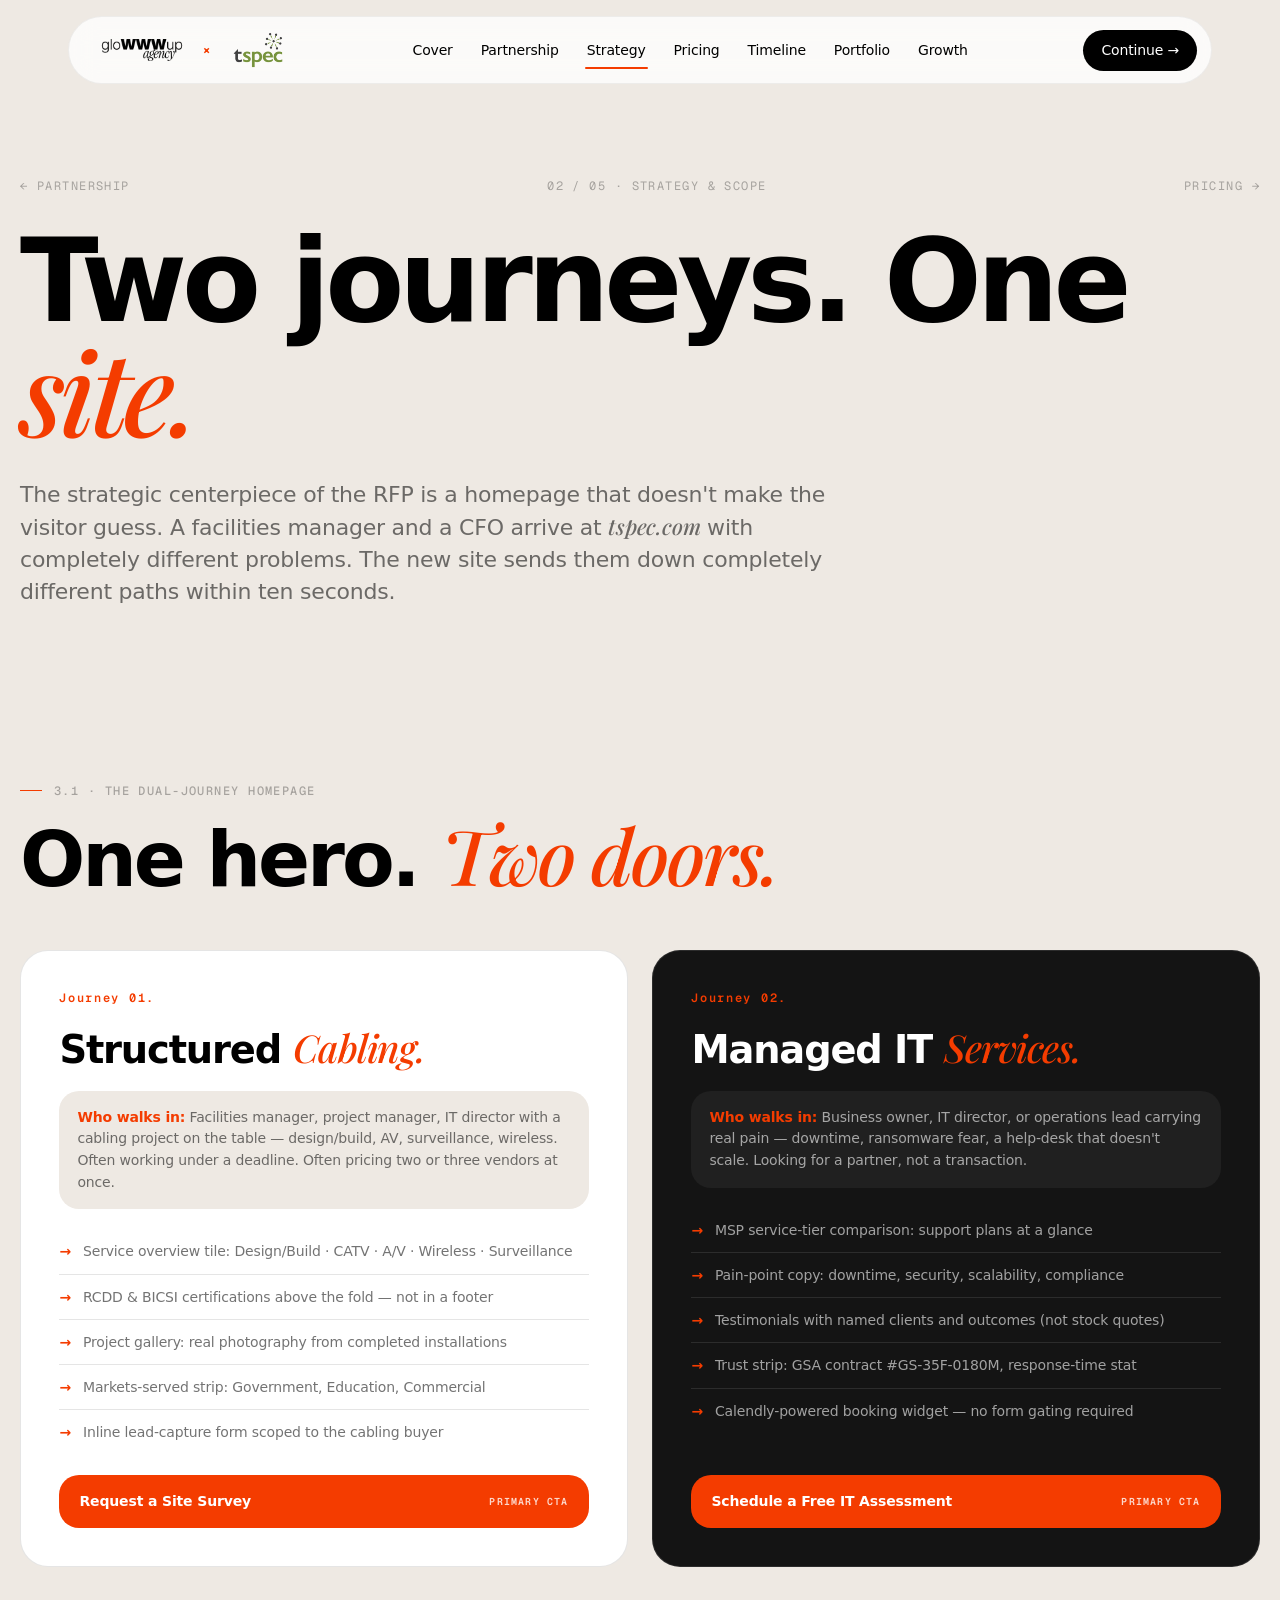
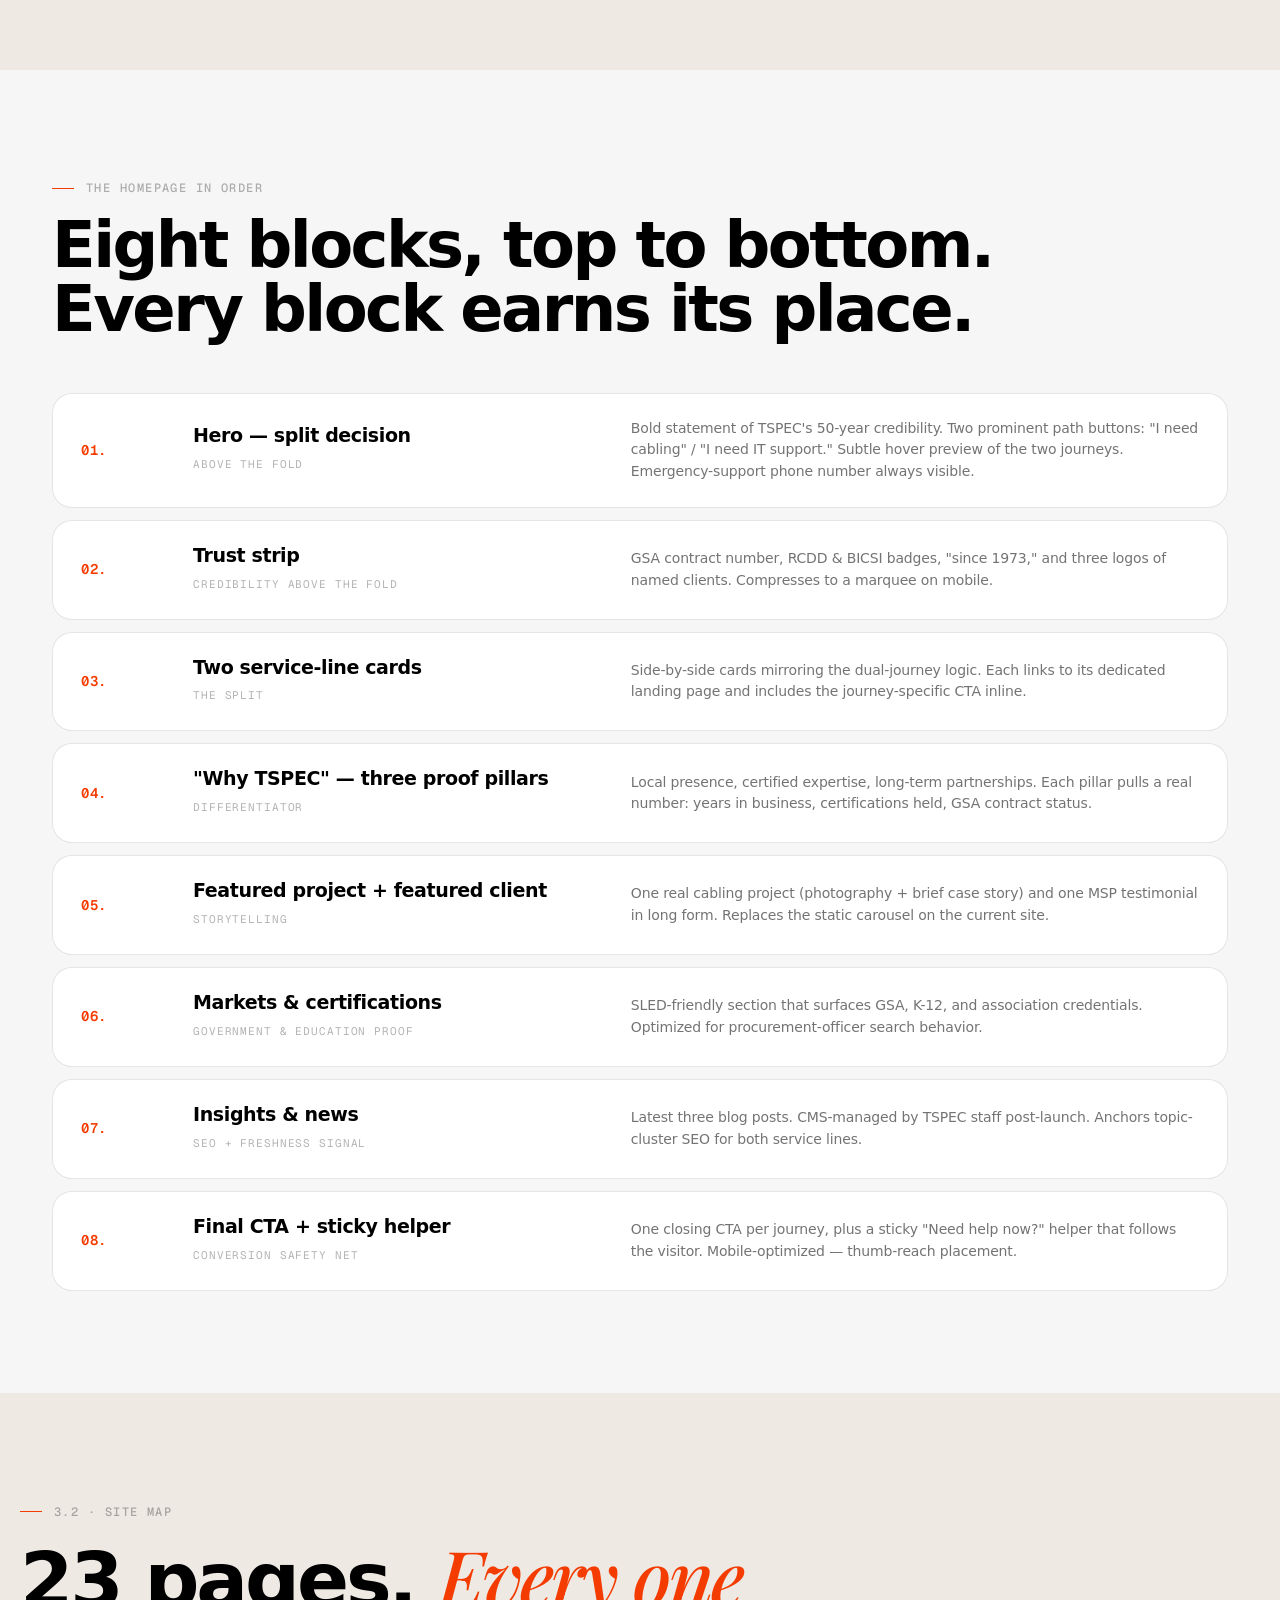
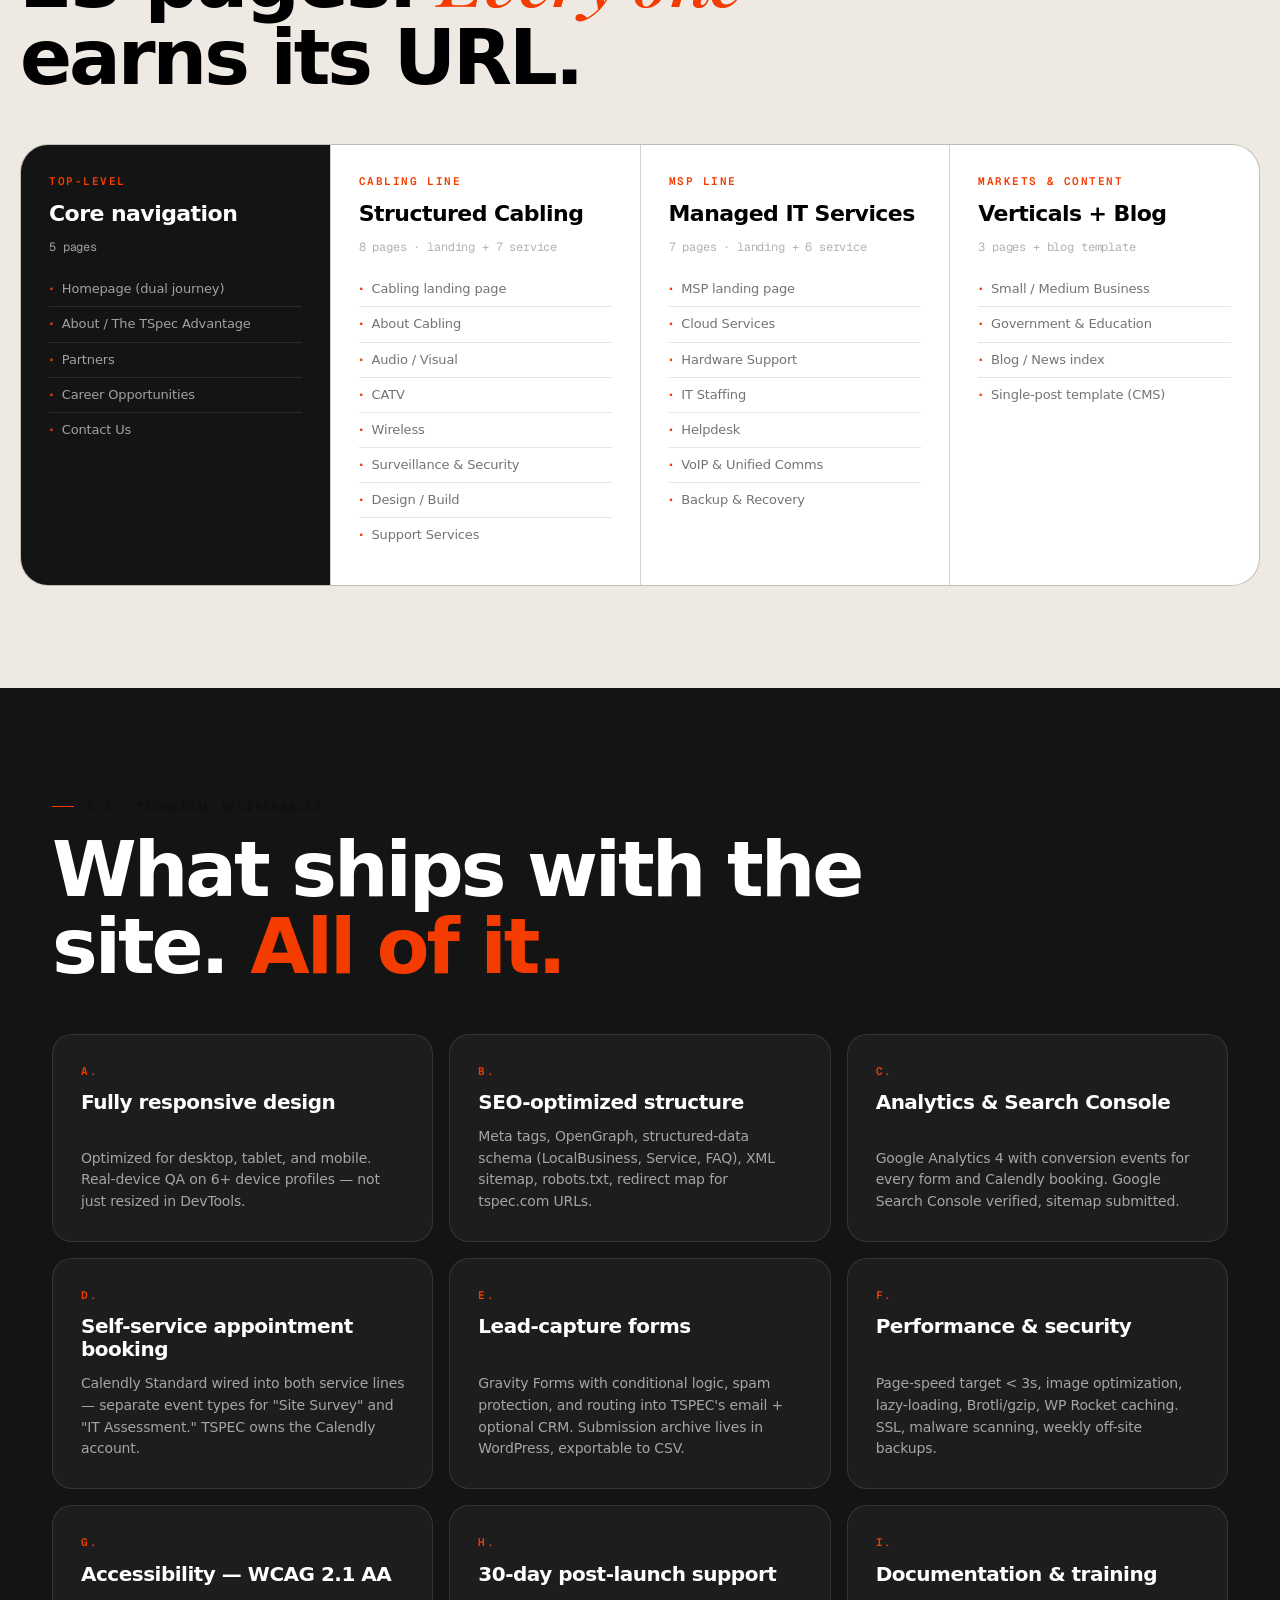
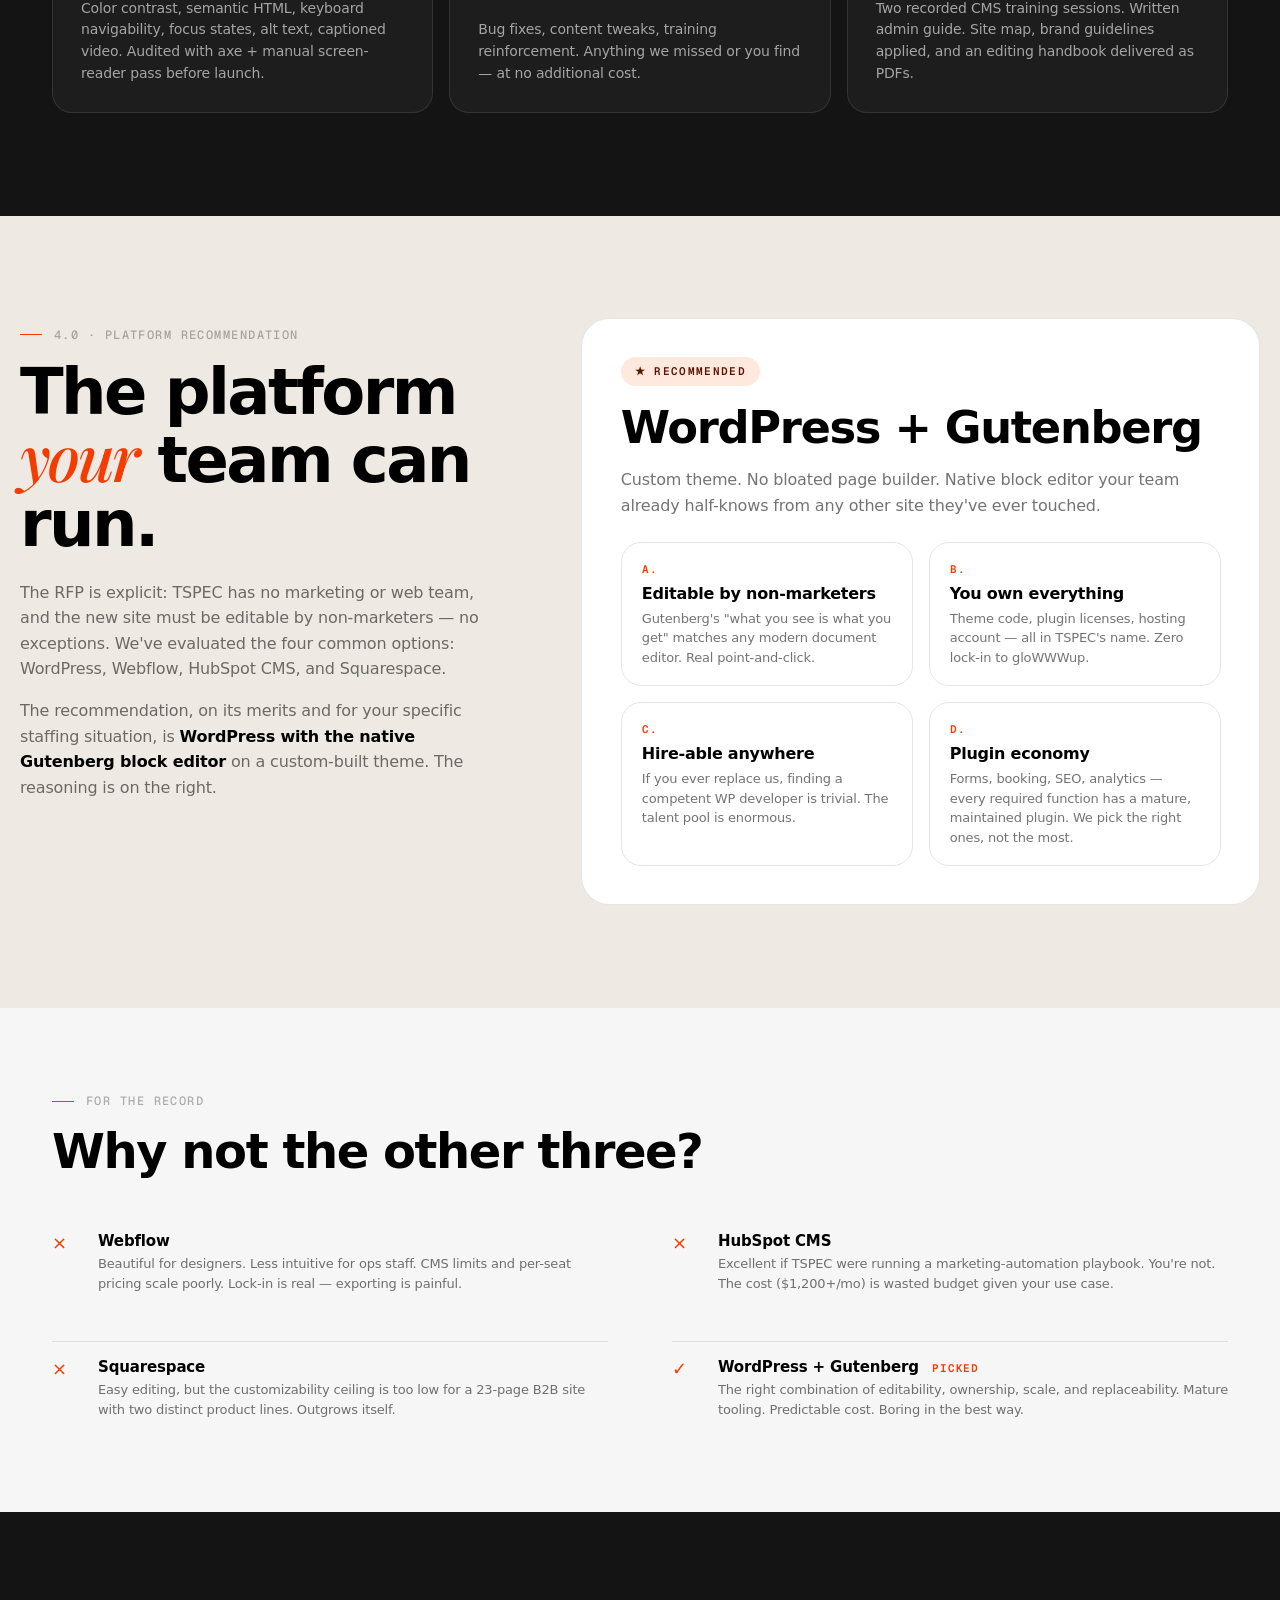
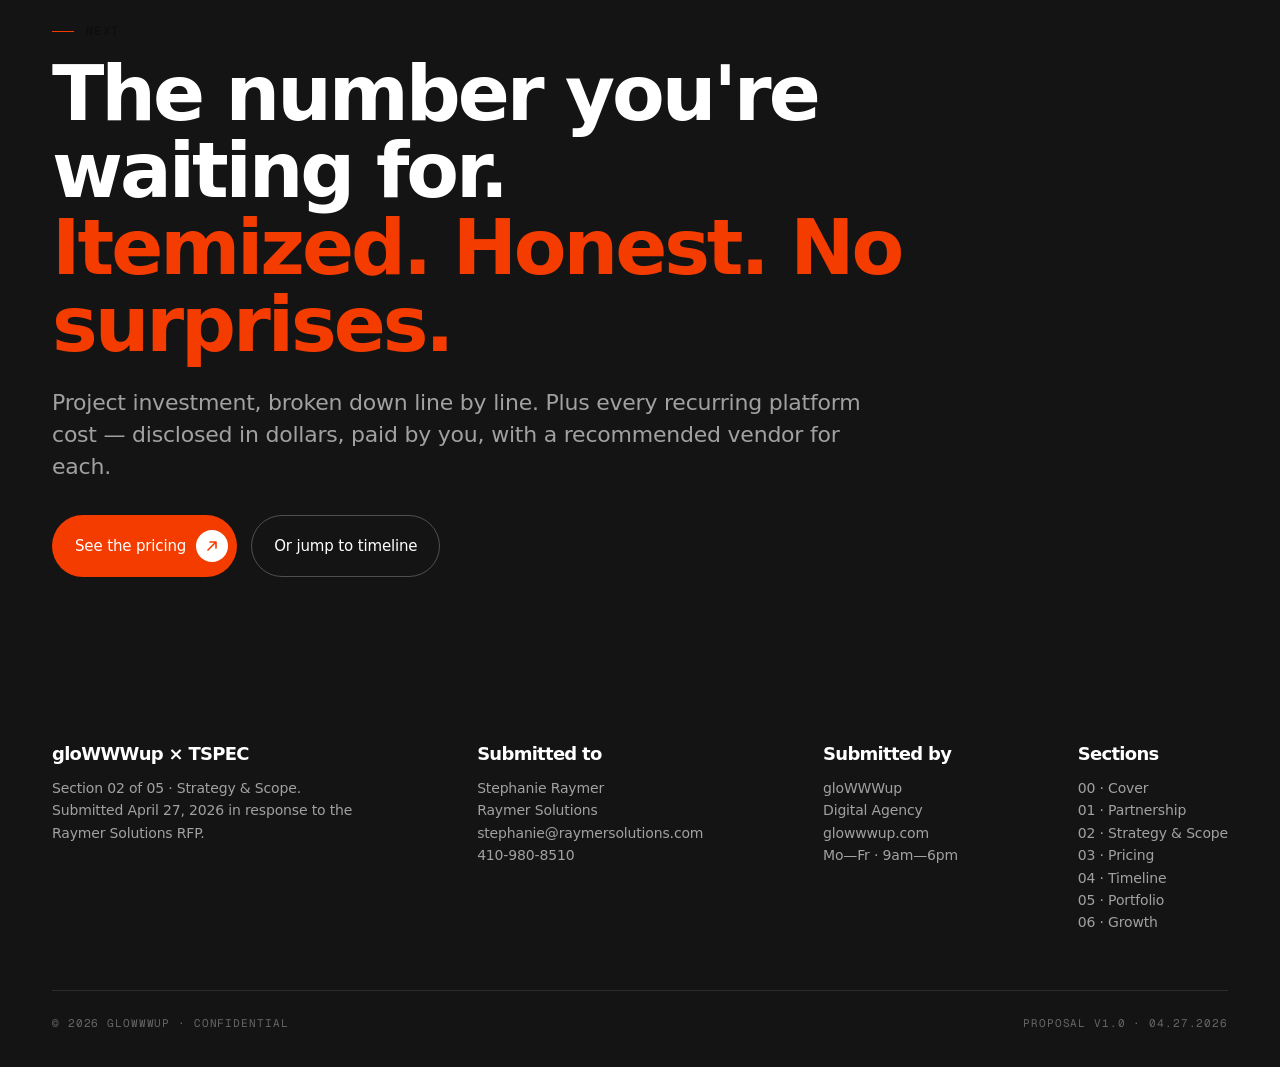
<file: strategy.html>
<!DOCTYPE html>
<html lang="en">

<head>
  <meta charset="utf-8">
  <meta name="viewport" content="width=device-width, initial-scale=1">
  <title>Strategy &amp; Scope · gloWWWup × TSPEC</title>
  <meta name="description"
    content="The dual-customer-journey homepage strategy, full sitemap, deliverables, and platform recommendation for the TSPEC redesign.">
  <link rel="preconnect" href="https://fonts.googleapis.com">
  <link rel="preconnect" href="https://fonts.gstatic.com" crossorigin>
  <link
    href="https://fonts.googleapis.com/css2?family=Geist+Mono:wght@400;500;600&family=Playfair+Display:ital,wght@1,500&display=swap"
    rel="stylesheet">
  <link rel="stylesheet" href="assets/css/site.css">
  <style>
    .page-head {
      padding: clamp(48px, 6vw, 96px) 0 clamp(40px, 5vw, 64px);
    }

    .page-head .eyebrow-row {
      display: flex;
      justify-content: space-between;
      align-items: center;
      margin-bottom: 32px;
      flex-wrap: wrap;
      gap: 12px;
      font-family: var(--font-geist);
      font-size: 12px;
      letter-spacing: .12em;
      text-transform: uppercase;
      color: var(--fg3);
    }

    .page-head .eyebrow-row a:hover {
      color: var(--accent);
    }

    .page-head h1 {
      font-size: clamp(48px, 9vw, 120px);
      line-height: .94;
      letter-spacing: -.045em;
      margin: 0 0 28px;
      max-width: 14ch;
      overflow-wrap: break-word;
      word-break: break-word;
    }

    .page-head h1 .ital {
      font-family: var(--font-serif);
      font-style: italic;
      font-weight: 500;
      color: var(--accent);
    }

    /* The two journeys */
    .journeys-block {
      padding: clamp(64px, 8vw, 112px) 0;
    }

    .journeys-head {
      margin-bottom: clamp(32px, 4vw, 56px);
    }

    .journeys-head h2 {
      font-size: clamp(40px, 6vw, 80px);
      letter-spacing: -.04em;
      line-height: 1;
      max-width: 16ch;
      margin-top: 16px;
    }

    .journeys-head h2 .ital {
      font-family: var(--font-serif);
      font-style: italic;
      font-weight: 500;
      color: var(--accent);
    }

    .journey-grid {
      display: grid;
      grid-template-columns: 1fr 1fr;
      gap: 24px;
    }

    .journey-card {
      background: var(--surface);
      border: 1px solid var(--border);
      border-radius: var(--r-lg);
      padding: clamp(28px, 3vw, 40px);
      display: flex;
      flex-direction: column;
      gap: 20px;
      position: relative;
      overflow: hidden;
    }

    .journey-card.dark {
      background: var(--bg-dark);
      color: var(--fg-on-dark);
      border-color: var(--border-dark);
    }

    .journey-card .num {
      font-family: var(--font-geist);
      font-size: 12px;
      font-weight: 600;
      letter-spacing: .14em;
      color: var(--accent);
    }

    .journey-card h3 {
      font-size: clamp(28px, 3vw, 40px);
      font-weight: 700;
      letter-spacing: -.03em;
      line-height: 1.05;
    }

    .journey-card h3 .ital {
      font-family: var(--font-serif);
      font-style: italic;
      font-weight: 500;
      color: var(--accent);
    }

    .journey-card .who {
      font-size: 14px;
      line-height: 1.55;
      color: var(--fg2);
      padding: 16px 18px;
      background: var(--bg);
      border-radius: var(--r-md);
    }

    .journey-card.dark .who {
      background: rgba(255, 255, 255, .05);
      color: var(--fg-on-dark-mute);
    }

    .journey-card .who strong {
      color: var(--accent);
      font-weight: 600;
    }

    .journey-card.dark .who strong {
      color: var(--accent);
    }

    .journey-card ul li {
      padding: 12px 0;
      border-top: 1px solid var(--border);
      display: grid;
      grid-template-columns: auto 1fr;
      gap: 12px;
      font-size: 14px;
      line-height: 1.45;
      color: var(--fg2);
    }

    .journey-card.dark ul li {
      border-top-color: var(--border-dark);
      color: var(--fg-on-dark-mute);
    }

    .journey-card ul li:first-child {
      border-top: none;
    }

    .journey-card ul li::before {
      content: '→';
      color: var(--accent);
      font-weight: 600;
    }

    .journey-card .cta-snippet {
      margin-top: auto;
      padding: 16px 20px;
      border-radius: var(--r-md);
      background: var(--accent);
      color: #fff;
      font-size: 14px;
      font-weight: 600;
      letter-spacing: -.01em;
      display: flex;
      justify-content: space-between;
      align-items: center;
    }

    .journey-card .cta-snippet .lab {
      font-family: var(--font-geist);
      font-size: 10px;
      font-weight: 600;
      letter-spacing: .12em;
      text-transform: uppercase;
      opacity: .8;
    }

    @media (max-width: 900px) {
      .journey-grid {
        grid-template-columns: 1fr;
      }
    }

    /* Homepage anatomy */
    .anatomy-block {
      padding: clamp(64px, 8vw, 112px) 0;
      background: var(--bg-alt);
    }

    .anatomy-head {
      margin-bottom: clamp(32px, 4vw, 56px);
    }

    .anatomy-head h2 {
      font-size: clamp(36px, 5vw, 64px);
      letter-spacing: -.04em;
      line-height: 1;
      max-width: 22ch;
      margin-top: 16px;
    }

    .anatomy-stack {
      display: flex;
      flex-direction: column;
      gap: 12px;
    }

    .anatomy-row {
      background: var(--surface);
      border: 1px solid var(--border);
      border-radius: var(--r-md);
      padding: 24px 28px;
      display: grid;
      grid-template-columns: 80px 1fr 1.4fr;
      gap: 32px;
      align-items: center;
    }

    .anatomy-row .ord {
      font-family: var(--font-geist);
      font-size: 14px;
      font-weight: 600;
      color: var(--accent);
      letter-spacing: .04em;
    }

    .anatomy-row h5 {
      font-size: 19px;
      font-weight: 700;
      letter-spacing: -.02em;
      line-height: 1.15;
      margin-bottom: 4px;
    }

    .anatomy-row .role {
      font-family: var(--font-geist);
      font-size: 11px;
      color: var(--fg3);
      letter-spacing: .08em;
      text-transform: uppercase;
    }

    .anatomy-row p {
      font-size: 14px;
      line-height: 1.55;
      color: var(--fg2);
    }

    @media (max-width: 760px) {
      .anatomy-row {
        grid-template-columns: 1fr;
        gap: 12px;
        padding: 20px;
      }

      .anatomy-row .ord {
        display: none;
      }
    }

    /* Sitemap */
    .sitemap-block {
      padding: clamp(64px, 8vw, 112px) 0;
    }

    .sitemap-head {
      margin-bottom: 48px;
    }

    .sitemap-head h2 {
      font-size: clamp(40px, 6vw, 80px);
      letter-spacing: -.04em;
      line-height: 1;
      max-width: 16ch;
      margin-top: 16px;
    }

    .sitemap-grid {
      display: grid;
      grid-template-columns: repeat(4, 1fr);
      gap: 1px;
      background: var(--border);
      border: 1px solid var(--border);
      border-radius: var(--r-lg);
      overflow: hidden;
    }

    .sm-col {
      background: var(--surface);
      padding: 28px 28px 32px;
      display: flex;
      flex-direction: column;
      gap: 12px;
    }

    .sm-col.accent {
      background: var(--bg-dark);
      color: var(--fg-on-dark);
    }

    .sm-col.accent .label {
      color: var(--accent);
    }

    .sm-col.accent .count {
      color: var(--fg-on-dark-mute);
    }

    .sm-col.accent ul li {
      color: var(--fg-on-dark-mute);
      border-top-color: var(--border-dark);
    }

    .sm-col .label {
      font-family: var(--font-geist);
      font-size: 11px;
      letter-spacing: .14em;
      text-transform: uppercase;
      color: var(--accent);
      font-weight: 600;
    }

    .sm-col h5 {
      font-size: 22px;
      font-weight: 700;
      letter-spacing: -.025em;
      line-height: 1.1;
    }

    .sm-col .count {
      font-family: var(--font-geist);
      font-size: 12px;
      color: var(--fg3);
    }

    .sm-col ul li {
      padding: 8px 0;
      border-top: 1px solid var(--border);
      font-size: 13px;
      line-height: 1.4;
      color: var(--fg2);
      display: flex;
      gap: 8px;
    }

    .sm-col ul li::before {
      content: '·';
      color: var(--accent);
      font-weight: 700;
    }

    .sm-col ul li:first-child {
      border-top: none;
      padding-top: 12px;
    }

    @media (max-width: 1100px) {
      .sitemap-grid {
        grid-template-columns: repeat(2, 1fr);
      }
    }

    @media (max-width: 760px) {
      .sitemap-grid {
        grid-template-columns: 1fr;
      }

      .sm-col {
        padding: 24px;
      }
    }

    /* Deliverables */
    .deliv-block {
      padding: clamp(64px, 8vw, 112px) 0;
      background: var(--bg-dark);
      color: var(--fg-on-dark);
    }

    .deliv-head {
      margin-bottom: 48px;
    }

    .deliv-head h2 {
      color: var(--fg-on-dark);
      font-size: clamp(40px, 6vw, 80px);
      letter-spacing: -.04em;
      line-height: 1;
      max-width: 18ch;
      margin-top: 16px;
    }

    .deliv-head h2 .accent {
      color: var(--accent);
    }

    .deliv-grid {
      display: grid;
      grid-template-columns: repeat(3, 1fr);
      gap: 16px;
    }

    .deliv-card {
      background: rgba(255, 255, 255, .04);
      border: 1px solid var(--border-dark);
      border-radius: var(--r-md);
      padding: 28px;
      display: flex;
      flex-direction: column;
      gap: 12px;
      min-height: 200px;
    }

    .deliv-card .lab {
      font-family: var(--font-geist);
      font-size: 11px;
      color: var(--accent);
      letter-spacing: .14em;
      text-transform: uppercase;
      font-weight: 600;
    }

    .deliv-card h5 {
      font-size: 20px;
      font-weight: 700;
      letter-spacing: -.025em;
      line-height: 1.15;
      color: var(--fg-on-dark);
    }

    .deliv-card p {
      font-size: 14px;
      line-height: 1.55;
      color: var(--fg-on-dark-mute);
      margin-top: auto;
    }

    @media (max-width: 1100px) {
      .deliv-grid {
        grid-template-columns: repeat(2, 1fr);
      }
    }

    @media (max-width: 760px) {
      .deliv-grid {
        grid-template-columns: 1fr;
      }
    }

    /* Platform recommendation */
    .platform-block {
      padding: clamp(64px, 8vw, 112px) 0;
    }

    .platform-grid {
      display: grid;
      grid-template-columns: 1fr 1.4fr;
      gap: clamp(40px, 6vw, 80px);
      align-items: start;
    }

    .platform-grid h2 {
      font-size: clamp(36px, 5vw, 64px);
      letter-spacing: -.04em;
      line-height: 1;
      max-width: 14ch;
    }

    .platform-grid h2 .ital {
      font-family: var(--font-serif);
      font-style: italic;
      font-weight: 500;
      color: var(--accent);
    }

    .platform-pick {
      background: var(--surface);
      border: 1px solid var(--border);
      border-radius: var(--r-lg);
      padding: clamp(28px, 3vw, 40px);
    }

    .platform-pick .pill {
      display: inline-flex;
      align-items: center;
      gap: 8px;
      background: var(--accent-soft);
      color: var(--accent-deep);
      padding: 6px 14px;
      border-radius: var(--r-pill);
      font-family: var(--font-geist);
      font-size: 11px;
      font-weight: 600;
      letter-spacing: .12em;
      text-transform: uppercase;
      margin-bottom: 18px;
    }

    .platform-pick h3 {
      font-size: clamp(32px, 3.5vw, 48px);
      font-weight: 700;
      letter-spacing: -.03em;
      line-height: 1.05;
      margin-bottom: 16px;
    }

    .platform-pick>p {
      font-size: 16px;
      line-height: 1.6;
      color: var(--fg2);
      margin-bottom: 24px;
    }

    .reasons {
      display: grid;
      grid-template-columns: 1fr 1fr;
      gap: 16px;
    }

    .reason {
      padding: 18px 20px;
      border: 1px solid var(--border);
      border-radius: var(--r-md);
    }

    .reason .lab {
      font-family: var(--font-geist);
      font-size: 11px;
      color: var(--accent);
      letter-spacing: .12em;
      text-transform: uppercase;
      font-weight: 600;
      margin-bottom: 6px;
    }

    .reason h6 {
      font-size: 16px;
      font-weight: 600;
      letter-spacing: -.015em;
      margin-bottom: 6px;
    }

    .reason p {
      font-size: 13px;
      line-height: 1.5;
      color: var(--fg2);
    }

    @media (max-width: 900px) {
      .platform-grid {
        grid-template-columns: 1fr;
      }

      .reasons {
        grid-template-columns: 1fr;
      }
    }

    /* Tech checklist */
    .tech-block {
      padding: clamp(48px, 6vw, 96px) 0;
      background: var(--bg-alt);
    }

    .tech-grid {
      display: grid;
      grid-template-columns: repeat(2, 1fr);
      gap: 32px 64px;
    }

    .tech-grid .row {
      display: grid;
      grid-template-columns: 32px 1fr;
      gap: 14px;
      align-items: start;
      padding: 16px 0;
      border-top: 1px solid var(--border);
    }

    .tech-grid .row:first-child,
    .tech-grid .row:nth-child(2) {
      border-top: none;
    }

    .tech-grid .check {
      color: var(--accent);
      font-size: 18px;
      line-height: 1;
      margin-top: 2px;
    }

    .tech-grid h6 {
      font-size: 15px;
      font-weight: 600;
      letter-spacing: -.01em;
      margin-bottom: 4px;
    }

    .tech-grid p {
      font-size: 13px;
      line-height: 1.5;
      color: var(--fg2);
    }

    @media (max-width: 760px) {
      .tech-grid {
        grid-template-columns: 1fr;
      }
    }

    /* CTA */
    .next-cta {
      background: var(--bg-dark);
      color: var(--fg-on-dark);
      padding: clamp(64px, 8vw, 120px) 0;
    }

    .next-cta h2 {
      font-size: clamp(40px, 6vw, 80px);
      letter-spacing: -.04em;
      line-height: 1;
      color: var(--fg-on-dark);
      max-width: 18ch;
      margin-bottom: 24px;
    }

    .next-cta h2 .accent {
      color: var(--accent);
    }

    .next-cta .lede {
      color: var(--fg-on-dark-mute);
      max-width: 60ch;
      margin-bottom: 32px;
    }
  </style>
  <link rel="icon" type="image/png" href="assets/img/favicon.png">
</head>

<body>

  <header class="shell">
    <nav class="nav-pill">
      <div class="brand">
        <img src="assets/img/glowwwup-wordmark.png" alt="gloWWWup">
        <span class="x">×</span>
        <span><img src="assets/img/tspec-logo.png" alt="TSPEC"></span>
      </div>
      <div class="links">
        <a href="index.html">Cover</a>
        <a href="partnership.html">Partnership</a>
        <a href="strategy.html" class="active">Strategy</a>
        <a href="pricing.html">Pricing</a>
        <a href="timeline.html">Timeline</a>
        <a href="portfolio.html">Portfolio</a>
        <a href="growth.html">Growth</a>
      </div>
      <a href="pricing.html" class="cta">Continue →</a>
    </nav>
  </header>

  <!-- ── PAGE HEAD ── -->
  <section class="page-head shell">
    <div class="eyebrow-row">
      <span><a href="partnership.html">← Partnership</a></span>
      <span>02 / 05 · Strategy &amp; Scope</span>
      <span><a href="pricing.html">Pricing →</a></span>
    </div>
    <h1>Two journeys. One <span class="ital">site.</span></h1>
    <p class="lede" style="max-width: 60ch;">
      The strategic centerpiece of the RFP is a homepage that doesn't make the visitor guess. A facilities manager and a
      CFO arrive at <em>tspec.com</em> with completely different problems. The new site sends them down completely
      different paths within ten seconds.
    </p>
  </section>

  <!-- ── DUAL JOURNEYS ── -->
  <section class="journeys-block shell">
    <div class="journeys-head">
      <p class="eyebrow">3.1 · The dual-journey homepage</p>
      <h2>One hero. <span class="ital">Two doors.</span></h2>
    </div>

    <div class="journey-grid">

      <!-- Journey 1 -->
      <div class="journey-card">
        <span class="num">Journey 01.</span>
        <h3>Structured <span class="ital">Cabling.</span></h3>
        <div class="who">
          <strong>Who walks in:</strong> Facilities manager, project manager, IT director with a cabling project on the
          table — design/build, AV, surveillance, wireless. Often working under a deadline. Often pricing two or three
          vendors at once.
        </div>
        <ul>
          <li>Service overview tile: Design/Build · CATV · A/V · Wireless · Surveillance</li>
          <li>RCDD &amp; BICSI certifications above the fold — not in a footer</li>
          <li>Project gallery: real photography from completed installations</li>
          <li>Markets-served strip: Government, Education, Commercial</li>
          <li>Inline lead-capture form scoped to the cabling buyer</li>
        </ul>
        <div class="cta-snippet">
          <span>Request a Site Survey</span>
          <span class="lab">Primary CTA</span>
        </div>
      </div>

      <!-- Journey 2 -->
      <div class="journey-card dark">
        <span class="num">Journey 02.</span>
        <h3>Managed IT <span class="ital">Services.</span></h3>
        <div class="who">
          <strong>Who walks in:</strong> Business owner, IT director, or operations lead carrying real pain — downtime,
          ransomware fear, a help-desk that doesn't scale. Looking for a partner, not a transaction.
        </div>
        <ul>
          <li>MSP service-tier comparison: support plans at a glance</li>
          <li>Pain-point copy: downtime, security, scalability, compliance</li>
          <li>Testimonials with named clients and outcomes (not stock quotes)</li>
          <li>Trust strip: GSA contract #GS-35F-0180M, response-time stat</li>
          <li>Calendly-powered booking widget — no form gating required</li>
        </ul>
        <div class="cta-snippet">
          <span>Schedule a Free IT Assessment</span>
          <span class="lab">Primary CTA</span>
        </div>
      </div>
    </div>
  </section>

  <!-- ── HOMEPAGE ANATOMY ── -->
  <section class="anatomy-block">
    <div class="shell">
      <div class="anatomy-head">
        <p class="eyebrow">The homepage in order</p>
        <h2>Eight blocks, top to bottom. Every block earns its place.</h2>
      </div>

      <div class="anatomy-stack">
        <div class="anatomy-row">
          <span class="ord">01.</span>
          <div>
            <h5>Hero — split decision</h5>
            <span class="role">Above the fold</span>
          </div>
          <p>Bold statement of TSPEC's 50-year credibility. Two prominent path buttons: "I need cabling" / "I need IT
            support." Subtle hover preview of the two journeys. Emergency-support phone number always visible.</p>
        </div>
        <div class="anatomy-row">
          <span class="ord">02.</span>
          <div>
            <h5>Trust strip</h5>
            <span class="role">Credibility above the fold</span>
          </div>
          <p>GSA contract number, RCDD &amp; BICSI badges, "since 1973," and three logos of named clients. Compresses to
            a marquee on mobile.</p>
        </div>
        <div class="anatomy-row">
          <span class="ord">03.</span>
          <div>
            <h5>Two service-line cards</h5>
            <span class="role">The split</span>
          </div>
          <p>Side-by-side cards mirroring the dual-journey logic. Each links to its dedicated landing page and includes
            the journey-specific CTA inline.</p>
        </div>
        <div class="anatomy-row">
          <span class="ord">04.</span>
          <div>
            <h5>"Why TSPEC" — three proof pillars</h5>
            <span class="role">Differentiator</span>
          </div>
          <p>Local presence, certified expertise, long-term partnerships. Each pillar pulls a real number: years in
            business, certifications held, GSA contract status.</p>
        </div>
        <div class="anatomy-row">
          <span class="ord">05.</span>
          <div>
            <h5>Featured project + featured client</h5>
            <span class="role">Storytelling</span>
          </div>
          <p>One real cabling project (photography + brief case story) and one MSP testimonial in long form. Replaces
            the static carousel on the current site.</p>
        </div>
        <div class="anatomy-row">
          <span class="ord">06.</span>
          <div>
            <h5>Markets &amp; certifications</h5>
            <span class="role">Government &amp; education proof</span>
          </div>
          <p>SLED-friendly section that surfaces GSA, K-12, and association credentials. Optimized for
            procurement-officer search behavior.</p>
        </div>
        <div class="anatomy-row">
          <span class="ord">07.</span>
          <div>
            <h5>Insights &amp; news</h5>
            <span class="role">SEO + freshness signal</span>
          </div>
          <p>Latest three blog posts. CMS-managed by TSPEC staff post-launch. Anchors topic-cluster SEO for both service
            lines.</p>
        </div>
        <div class="anatomy-row">
          <span class="ord">08.</span>
          <div>
            <h5>Final CTA + sticky helper</h5>
            <span class="role">Conversion safety net</span>
          </div>
          <p>One closing CTA per journey, plus a sticky "Need help now?" helper that follows the visitor.
            Mobile-optimized — thumb-reach placement.</p>
        </div>
      </div>
    </div>
  </section>

  <!-- ── SITEMAP ── -->
  <section class="sitemap-block shell">
    <div class="sitemap-head">
      <p class="eyebrow">3.2 · Site map</p>
      <h2>23 pages. <span class="italic-serif" style="color: var(--accent);">Every one</span> earns its URL.</h2>
    </div>

    <div class="sitemap-grid">
      <div class="sm-col accent">
        <span class="label">Top-level</span>
        <h5>Core navigation</h5>
        <span class="count">5 pages</span>
        <ul>
          <li>Homepage (dual journey)</li>
          <li>About / The TSpec Advantage</li>
          <li>Partners</li>
          <li>Career Opportunities</li>
          <li>Contact Us</li>
        </ul>
      </div>

      <div class="sm-col">
        <span class="label">Cabling line</span>
        <h5>Structured Cabling</h5>
        <span class="count">8 pages · landing + 7 service</span>
        <ul>
          <li>Cabling landing page</li>
          <li>About Cabling</li>
          <li>Audio / Visual</li>
          <li>CATV</li>
          <li>Wireless</li>
          <li>Surveillance &amp; Security</li>
          <li>Design / Build</li>
          <li>Support Services</li>
        </ul>
      </div>

      <div class="sm-col">
        <span class="label">MSP line</span>
        <h5>Managed IT Services</h5>
        <span class="count">7 pages · landing + 6 service</span>
        <ul>
          <li>MSP landing page</li>
          <li>Cloud Services</li>
          <li>Hardware Support</li>
          <li>IT Staffing</li>
          <li>Helpdesk</li>
          <li>VoIP &amp; Unified Comms</li>
          <li>Backup &amp; Recovery</li>
        </ul>
      </div>

      <div class="sm-col">
        <span class="label">Markets &amp; content</span>
        <h5>Verticals + Blog</h5>
        <span class="count">3 pages + blog template</span>
        <ul>
          <li>Small / Medium Business</li>
          <li>Government &amp; Education</li>
          <li>Blog / News index</li>
          <li>Single-post template (CMS)</li>
        </ul>
      </div>
    </div>
  </section>

  <!-- ── DELIVERABLES (3.3) ── -->
  <section class="deliv-block">
    <div class="shell">
      <div class="deliv-head">
        <p class="eyebrow">3.3 · Technical deliverables</p>
        <h2>What ships with the site. <span class="accent">All of it.</span></h2>
      </div>

      <div class="deliv-grid">
        <div class="deliv-card">
          <span class="lab">A.</span>
          <h5>Fully responsive design</h5>
          <p>Optimized for desktop, tablet, and mobile. Real-device QA on 6+ device profiles — not just resized in
            DevTools.</p>
        </div>
        <div class="deliv-card">
          <span class="lab">B.</span>
          <h5>SEO-optimized structure</h5>
          <p>Meta tags, OpenGraph, structured-data schema (LocalBusiness, Service, FAQ), XML sitemap, robots.txt,
            redirect map for tspec.com URLs.</p>
        </div>
        <div class="deliv-card">
          <span class="lab">C.</span>
          <h5>Analytics &amp; Search Console</h5>
          <p>Google Analytics 4 with conversion events for every form and Calendly booking. Google Search Console
            verified, sitemap submitted.</p>
        </div>
        <div class="deliv-card">
          <span class="lab">D.</span>
          <h5>Self-service appointment booking</h5>
          <p>Calendly Standard wired into both service lines — separate event types for "Site Survey" and "IT
            Assessment." TSPEC owns the Calendly account.</p>
        </div>
        <div class="deliv-card">
          <span class="lab">E.</span>
          <h5>Lead-capture forms</h5>
          <p>Gravity Forms with conditional logic, spam protection, and routing into TSPEC's email + optional CRM.
            Submission archive lives in WordPress, exportable to CSV.</p>
        </div>
        <div class="deliv-card">
          <span class="lab">F.</span>
          <h5>Performance &amp; security</h5>
          <p>Page-speed target &lt; 3s, image optimization, lazy-loading, Brotli/gzip, WP Rocket caching. SSL, malware
            scanning, weekly off-site backups.</p>
        </div>
        <div class="deliv-card">
          <span class="lab">G.</span>
          <h5>Accessibility — WCAG 2.1 AA</h5>
          <p>Color contrast, semantic HTML, keyboard navigability, focus states, alt text, captioned video. Audited with
            axe + manual screen-reader pass before launch.</p>
        </div>
        <div class="deliv-card">
          <span class="lab">H.</span>
          <h5>30-day post-launch support</h5>
          <p>Bug fixes, content tweaks, training reinforcement. Anything we missed or you find — at no additional cost.
          </p>
        </div>
        <div class="deliv-card">
          <span class="lab">I.</span>
          <h5>Documentation &amp; training</h5>
          <p>Two recorded CMS training sessions. Written admin guide. Site map, brand guidelines applied, and an editing
            handbook delivered as PDFs.</p>
        </div>
      </div>
    </div>
  </section>

  <!-- ── PLATFORM RECOMMENDATION ── -->
  <section class="platform-block shell">
    <div class="platform-grid">
      <div>
        <p class="eyebrow">4.0 · Platform recommendation</p>
        <h2 style="margin-top: 16px;">The platform <span class="ital">your</span> team can run.</h2>
        <p style="font-size: 16px; line-height: 1.6; color: var(--fg2); margin-top: 24px;">
          The RFP is explicit: TSPEC has no marketing or web team, and the new site must be editable by non-marketers —
          no exceptions. We've evaluated the four common options: WordPress, Webflow, HubSpot CMS, and Squarespace.
        </p>
        <p style="font-size: 16px; line-height: 1.6; color: var(--fg2); margin-top: 16px;">
          The recommendation, on its merits and for your specific staffing situation, is <strong
            style="color: var(--fg1);">WordPress with the native Gutenberg block editor</strong> on a custom-built
          theme. The reasoning is on the right.
        </p>
      </div>

      <div class="platform-pick">
        <span class="pill">★ Recommended</span>
        <h3>WordPress + Gutenberg</h3>
        <p>Custom theme. No bloated page builder. Native block editor your team already half-knows from any other site
          they've ever touched.</p>

        <div class="reasons">
          <div class="reason">
            <div class="lab">A.</div>
            <h6>Editable by non-marketers</h6>
            <p>Gutenberg's "what you see is what you get" matches any modern document editor. Real point-and-click.</p>
          </div>
          <div class="reason">
            <div class="lab">B.</div>
            <h6>You own everything</h6>
            <p>Theme code, plugin licenses, hosting account — all in TSPEC's name. Zero lock-in to gloWWWup.</p>
          </div>
          <div class="reason">
            <div class="lab">C.</div>
            <h6>Hire-able anywhere</h6>
            <p>If you ever replace us, finding a competent WP developer is trivial. The talent pool is enormous.</p>
          </div>
          <div class="reason">
            <div class="lab">D.</div>
            <h6>Plugin economy</h6>
            <p>Forms, booking, SEO, analytics — every required function has a mature, maintained plugin. We pick the
              right ones, not the most.</p>
          </div>
        </div>
      </div>
    </div>
  </section>

  <!-- ── PLATFORMS WE DIDN'T PICK ── -->
  <section class="tech-block">
    <div class="shell">
      <p class="eyebrow">For the record</p>
      <h2
        style="font-size: clamp(32px, 4vw, 48px); letter-spacing: -.03em; line-height: 1.05; margin-top: 16px; margin-bottom: 40px; max-width: 22ch;">
        Why not the other three?
      </h2>

      <div class="tech-grid">
        <div class="row">
          <span class="check">×</span>
          <div>
            <h6>Webflow</h6>
            <p>Beautiful for designers. Less intuitive for ops staff. CMS limits and per-seat pricing scale poorly.
              Lock-in is real — exporting is painful.</p>
          </div>
        </div>
        <div class="row">
          <span class="check">×</span>
          <div>
            <h6>HubSpot CMS</h6>
            <p>Excellent if TSPEC were running a marketing-automation playbook. You're not. The cost ($1,200+/mo) is
              wasted budget given your use case.</p>
          </div>
        </div>
        <div class="row">
          <span class="check">×</span>
          <div>
            <h6>Squarespace</h6>
            <p>Easy editing, but the customizability ceiling is too low for a 23-page B2B site with two distinct product
              lines. Outgrows itself.</p>
          </div>
        </div>
        <div class="row">
          <span class="check" style="color: var(--accent);">✓</span>
          <div>
            <h6>WordPress + Gutenberg <span
                style="color: var(--accent); font-size: 11px; font-family: var(--font-geist); letter-spacing: .08em; text-transform: uppercase; margin-left: 8px;">picked</span>
            </h6>
            <p>The right combination of editability, ownership, scale, and replaceability. Mature tooling. Predictable
              cost. Boring in the best way.</p>
          </div>
        </div>
      </div>
    </div>
  </section>

  <!-- ── CTA ── -->
  <section class="next-cta">
    <div class="shell">
      <p class="eyebrow">Next</p>
      <h2 style="margin-top: 16px;">The number you're waiting for.<br><span class="accent">Itemized. Honest. No
          surprises.</span></h2>
      <p class="lede">Project investment, broken down line by line. Plus every recurring platform cost — disclosed in
        dollars, paid by you, with a recommended vendor for each.</p>
      <div style="display: flex; gap: 14px; flex-wrap: wrap;">
        <a href="pricing.html" class="btn btn-accent">
          See the pricing
          <span class="arrow">
            <svg viewBox="0 0 12 12" fill="none">
              <path d="M2 10L10 2M10 2H4M10 2V8" stroke="#F43C00" stroke-width="1.6" stroke-linecap="round"
                stroke-linejoin="round" />
            </svg>
          </span>
        </a>
        <a href="timeline.html" class="btn btn-ghost btn-on-dark">Or jump to timeline</a>
      </div>
    </div>
  </section>

  <!-- ── FOOTER ── -->
  <footer class="site-foot">
    <div class="shell">
      <div class="row">
        <div style="max-width: 30ch;">
          <h6>gloWWWup × TSPEC</h6>
          <p>Section 02 of 05 · Strategy &amp; Scope. Submitted April 27, 2026 in response to the Raymer Solutions RFP.
          </p>
        </div>
        <div>
          <h6>Submitted to</h6>
          <p>Stephanie Raymer<br>Raymer Solutions<br><a
              href="mailto:stephanie@raymersolutions.com">stephanie@raymersolutions.com</a><br>410-980-8510</p>
        </div>
        <div>
          <h6>Submitted by</h6>
          <p>gloWWWup<br>Digital Agency<br><a href="https://glowwwup.com">glowwwup.com</a><br>Mo—Fr · 9am—6pm</p>
        </div>
        <div>
          <h6>Sections</h6>
          <p>
            <a href="index.html">00 · Cover</a><br>
            <a href="partnership.html">01 · Partnership</a><br>
            <a href="strategy.html">02 · Strategy &amp; Scope</a><br>
            <a href="pricing.html">03 · Pricing</a><br>
            <a href="timeline.html">04 · Timeline</a><br>
            <a href="portfolio.html">05 · Portfolio</a><br>
            <a href="growth.html">06 · Growth</a>
          </p>
        </div>
      </div>
      <div class="legal">
        <span>© 2026 gloWWWup · Confidential</span>
        <span>Proposal v1.0 · 04.27.2026</span>
      </div>
    </div>
  </footer>

</body>

</html>
</file>
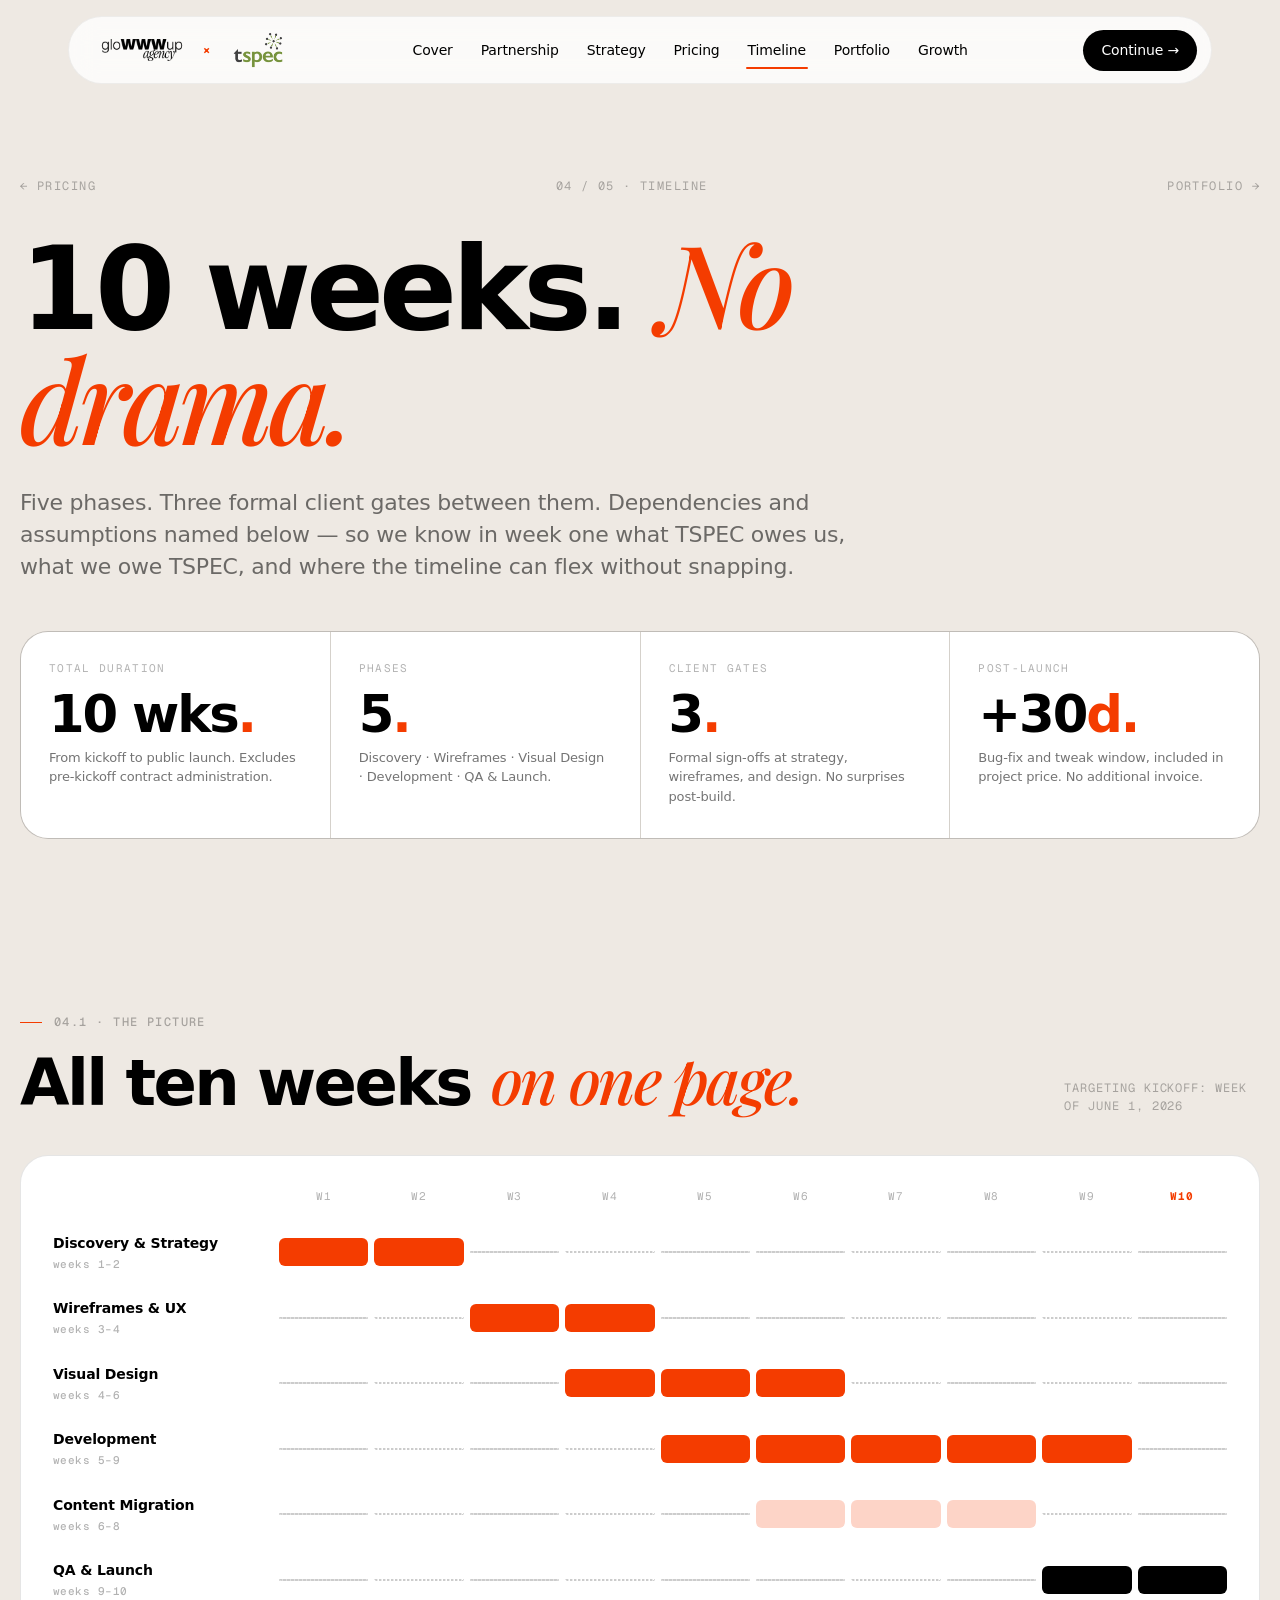
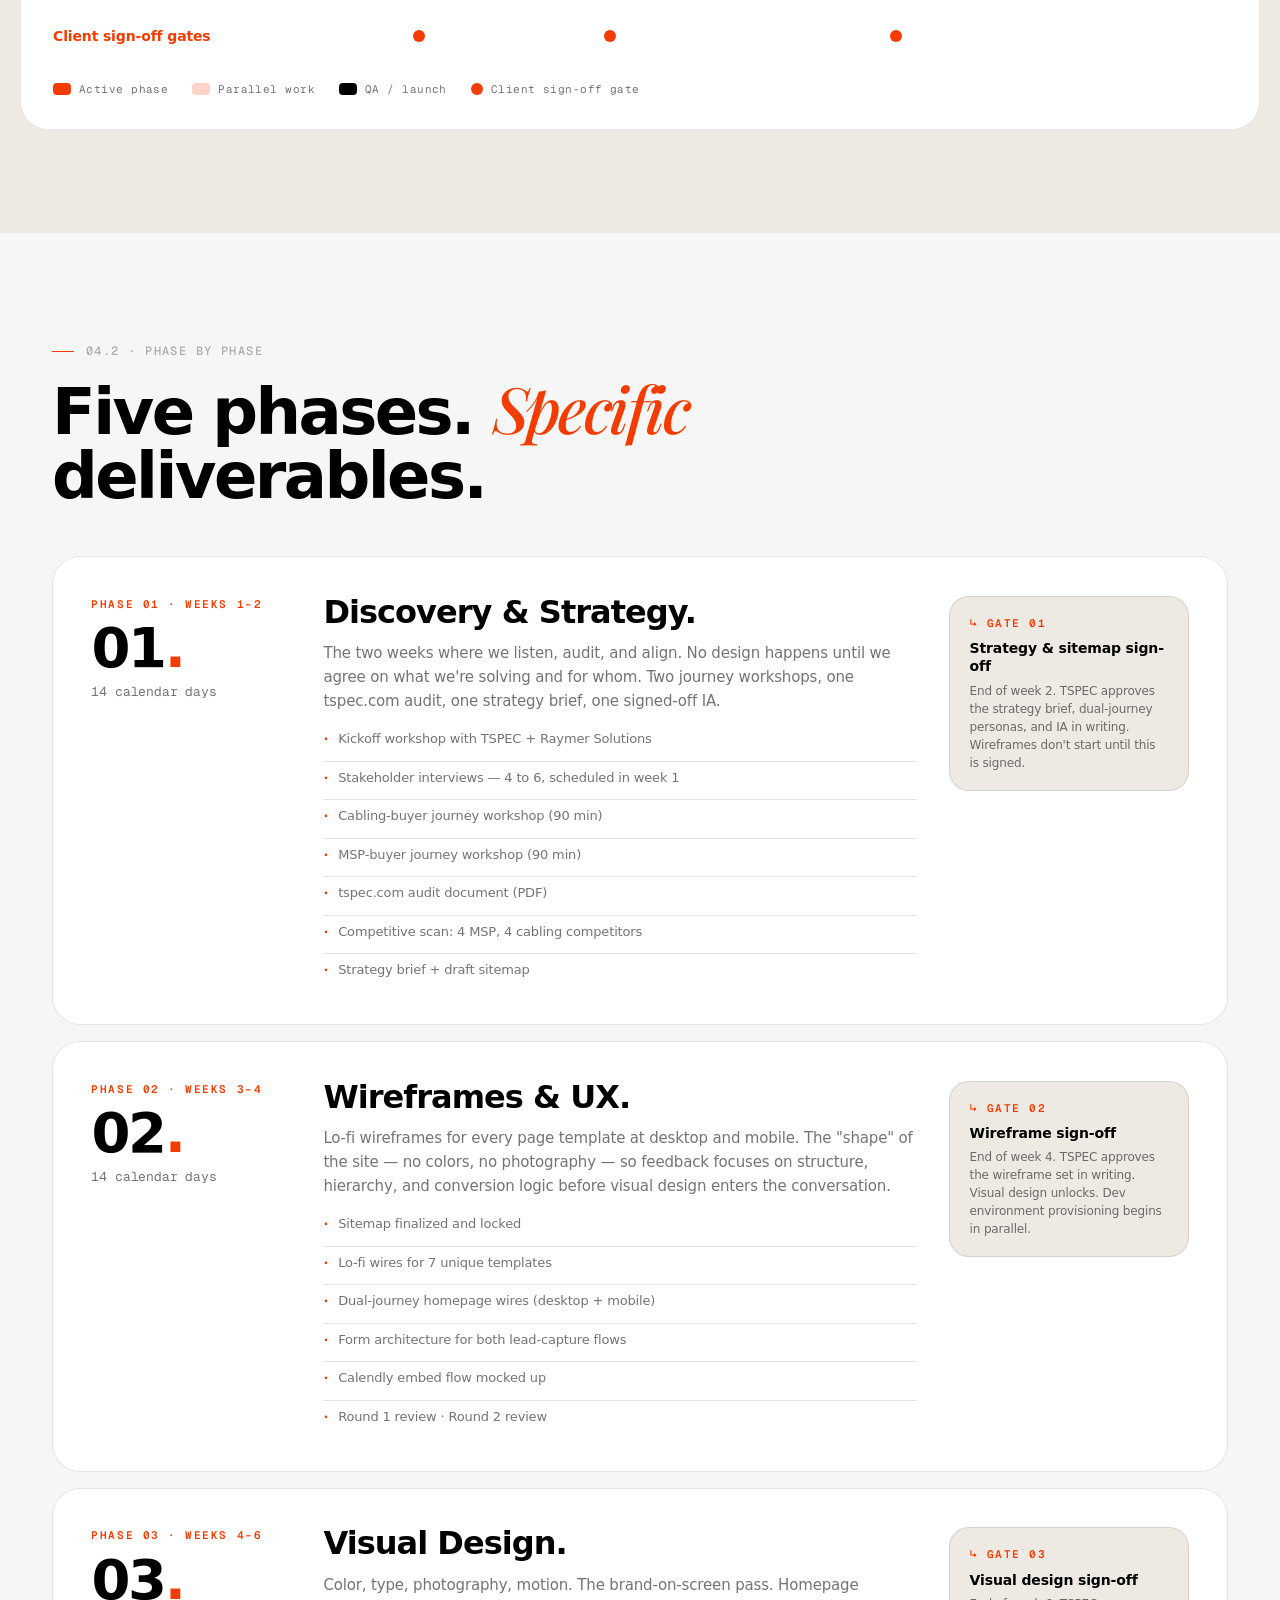
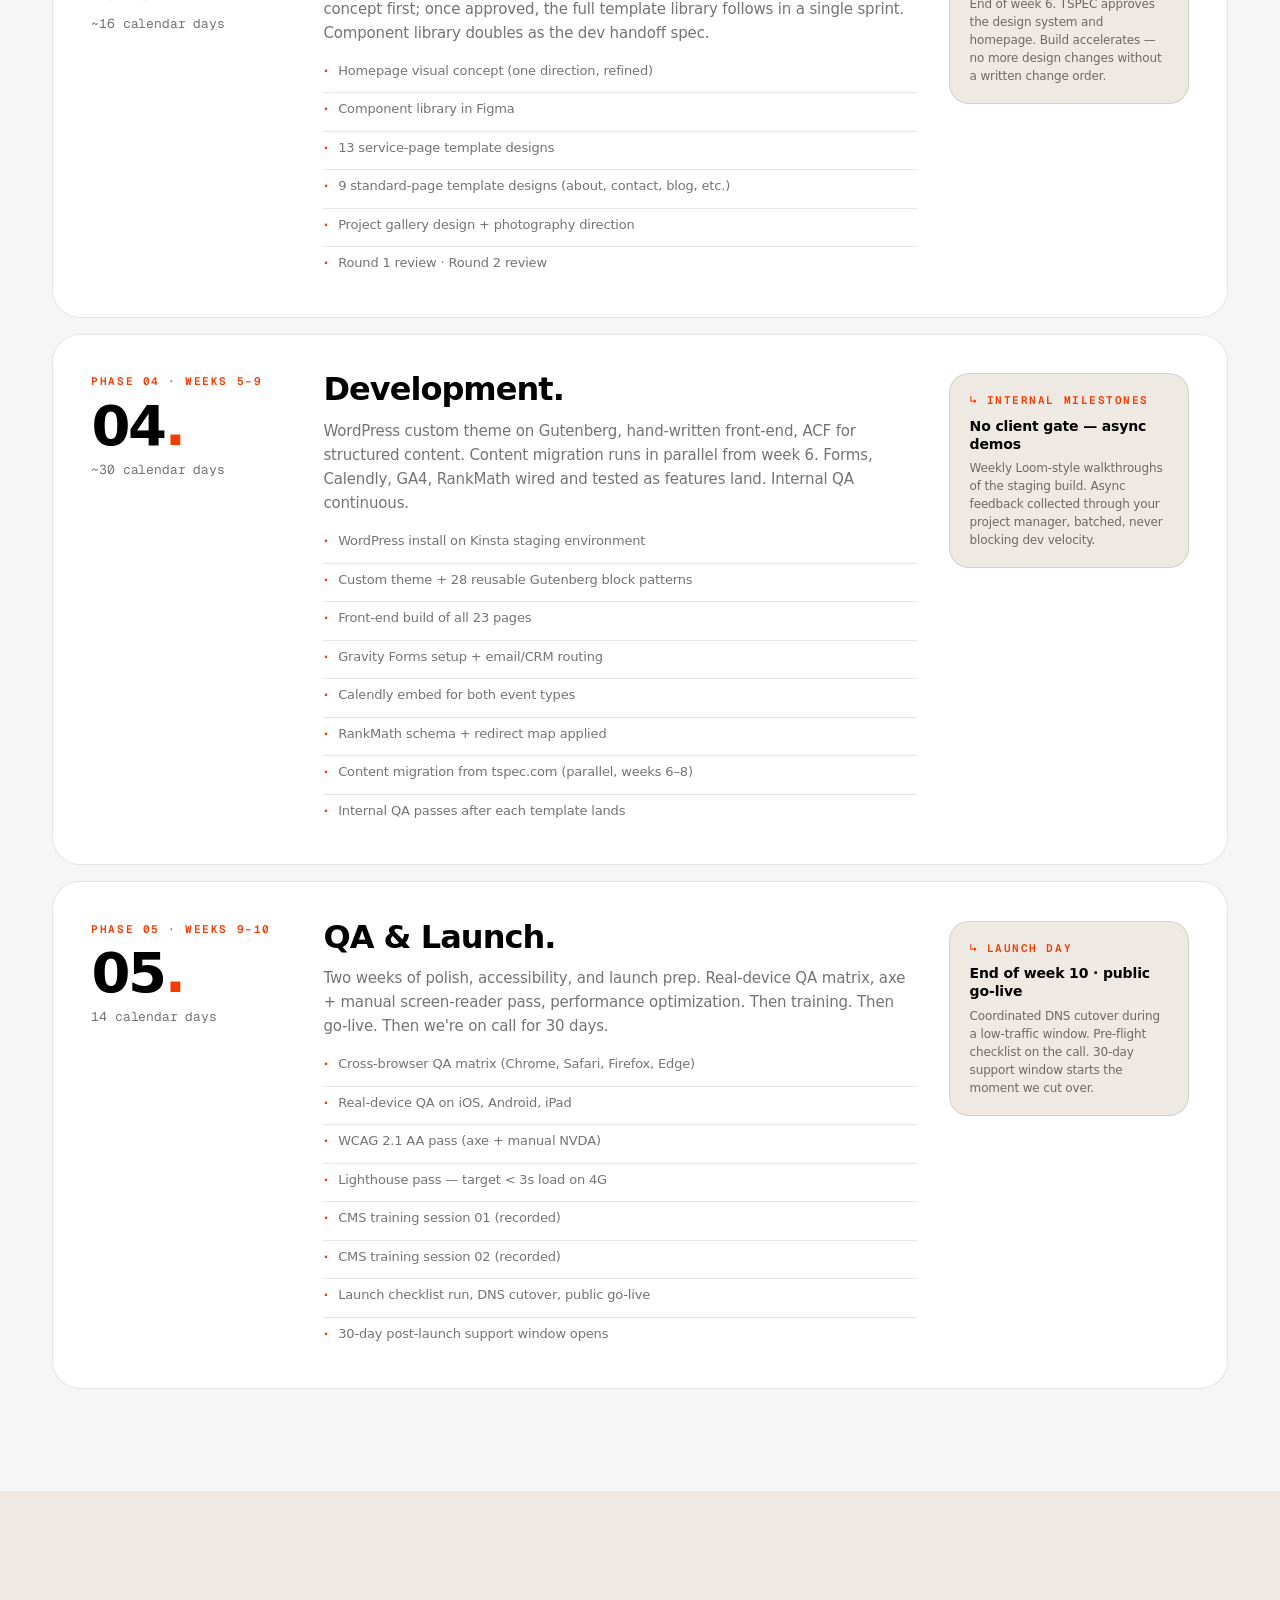
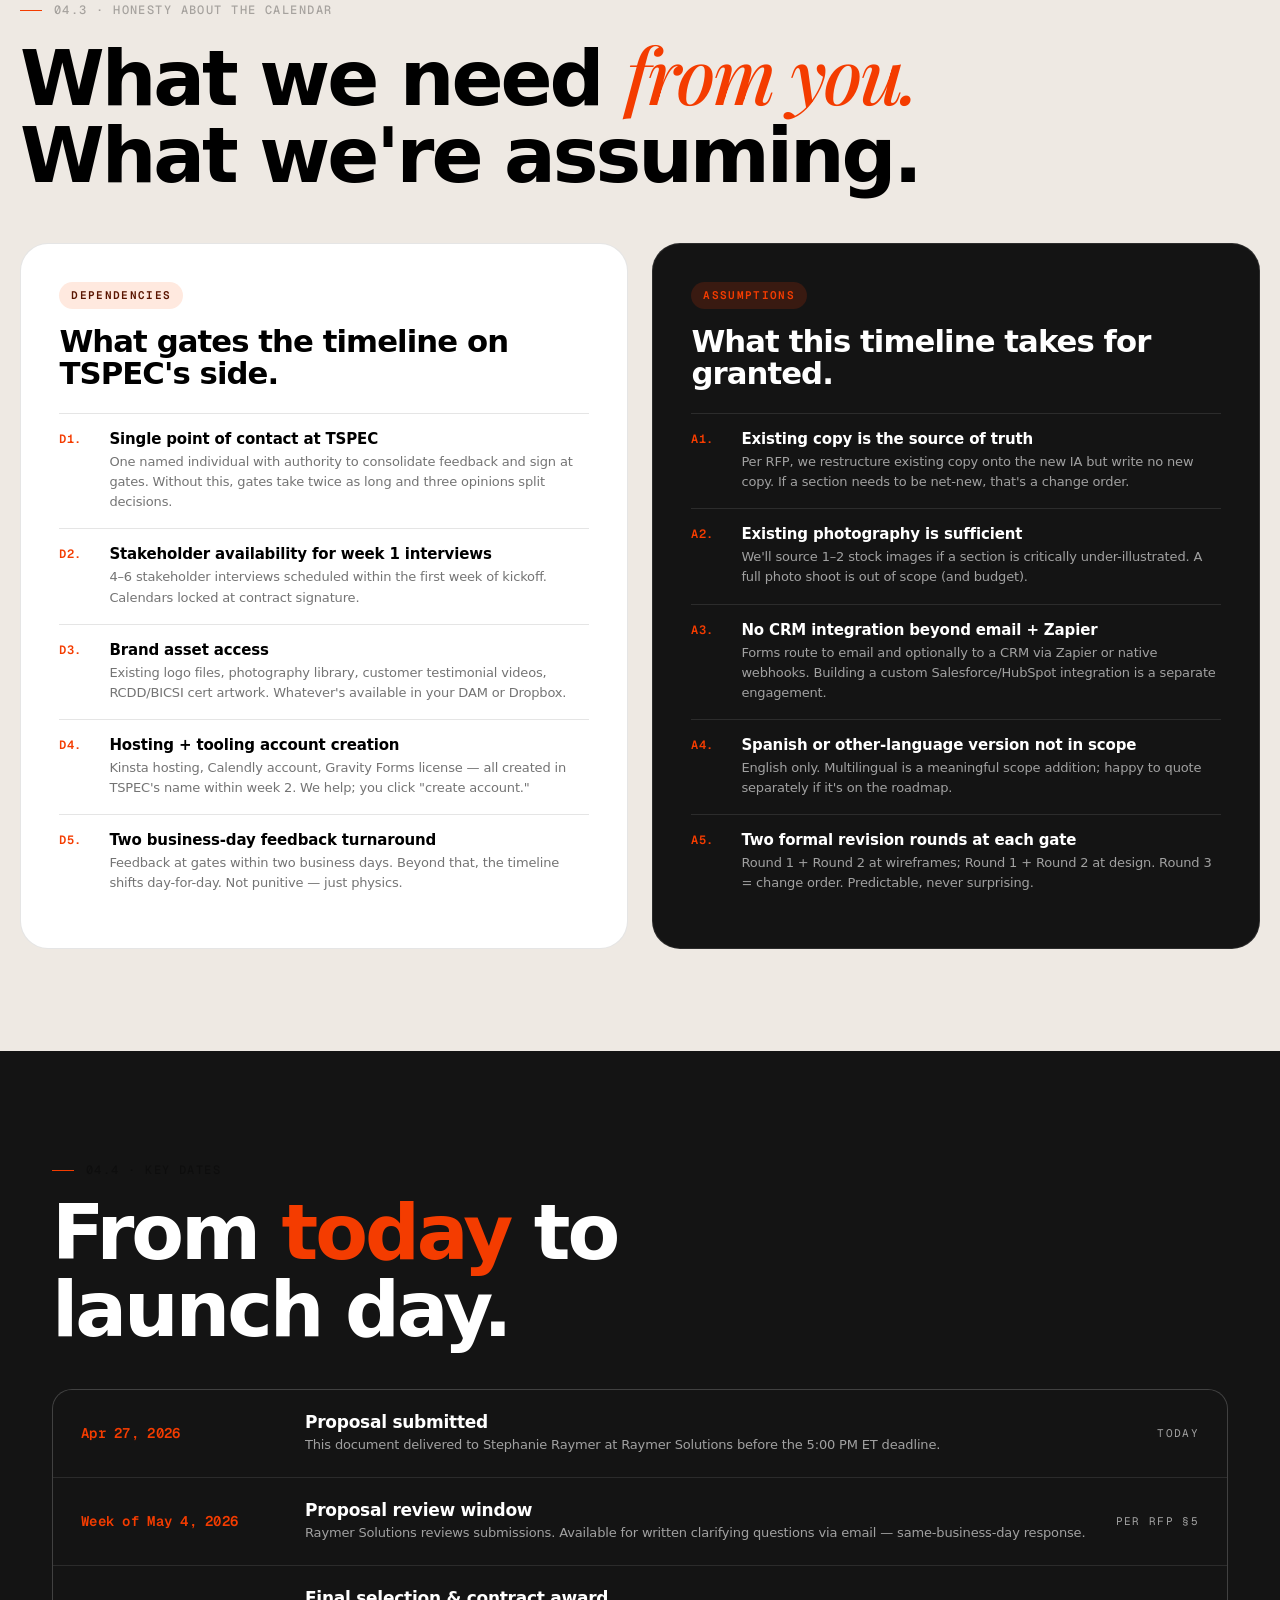
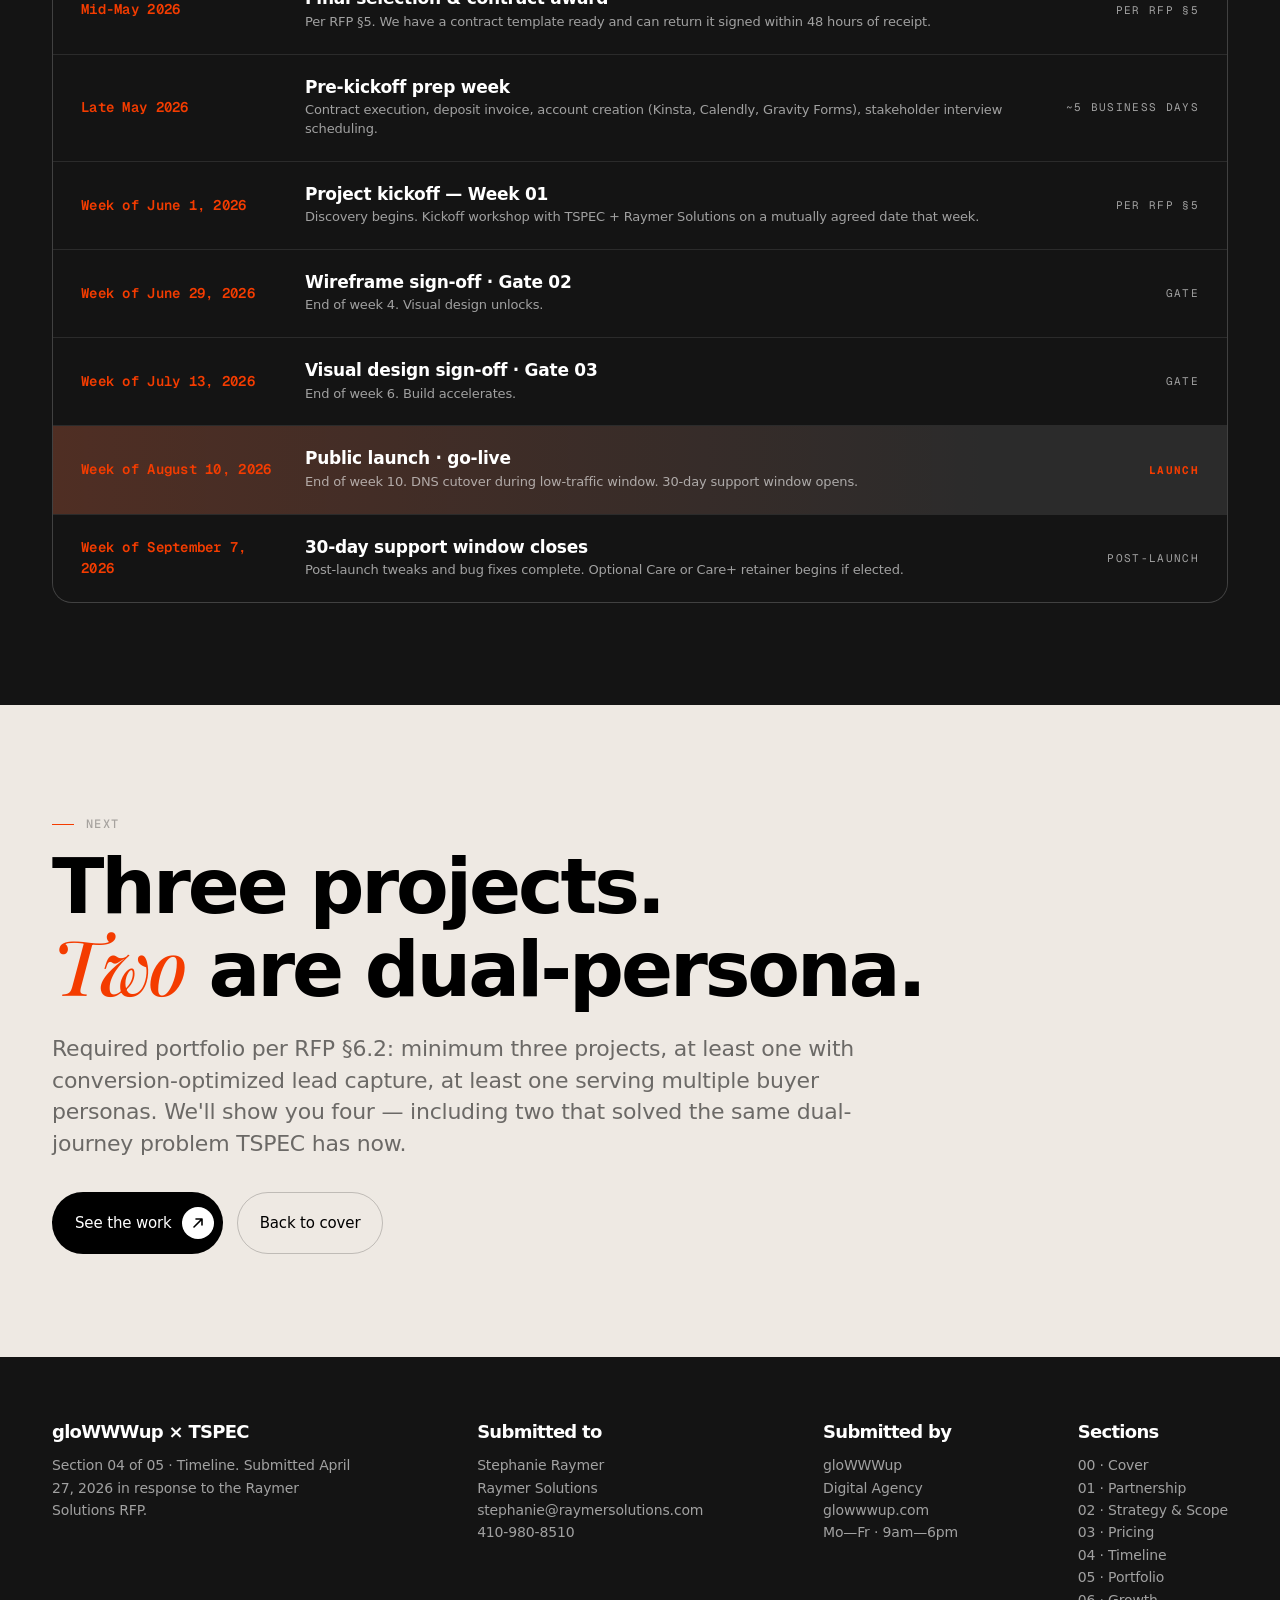
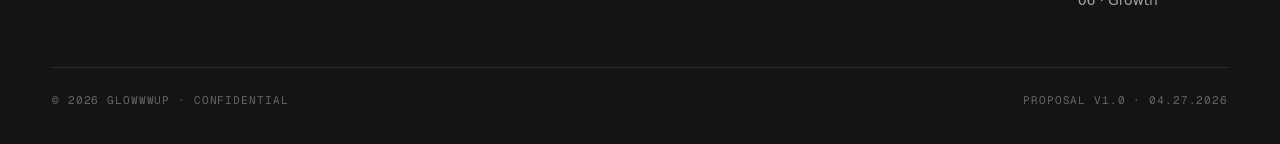
<file: timeline.html>
<!DOCTYPE html>
<html lang="en">

<head>
  <meta charset="utf-8">
  <meta name="viewport" content="width=device-width, initial-scale=1">
  <title>Timeline · gloWWWup × TSPEC</title>
  <meta name="description"
    content="A 10-week project timeline from kickoff to launch, with named phases, dependencies, and the gates between them.">
  <link rel="preconnect" href="https://fonts.googleapis.com">
  <link rel="preconnect" href="https://fonts.gstatic.com" crossorigin>
  <link
    href="https://fonts.googleapis.com/css2?family=Geist+Mono:wght@400;500;600&family=Playfair+Display:ital,wght@1,500&display=swap"
    rel="stylesheet">
  <link rel="stylesheet" href="assets/css/site.css">
  <style>
    .page-head {
      padding: clamp(48px, 6vw, 96px) 0 clamp(40px, 5vw, 64px);
    }

    .page-head .eyebrow-row {
      display: flex;
      justify-content: space-between;
      align-items: center;
      margin-bottom: 32px;
      flex-wrap: wrap;
      gap: 12px;
      font-family: var(--font-geist);
      font-size: 12px;
      letter-spacing: .12em;
      text-transform: uppercase;
      color: var(--fg3);
    }

    .page-head .eyebrow-row a:hover {
      color: var(--accent);
    }

    .page-head h1 {
      font-size: clamp(48px, 9vw, 120px);
      line-height: .94;
      letter-spacing: -.045em;
      margin: 0 0 28px;
      max-width: 14ch;
      overflow-wrap: break-word;
      word-break: break-word;
    }

    .page-head h1 .ital {
      font-family: var(--font-serif);
      font-style: italic;
      font-weight: 500;
      color: var(--accent);
    }

    /* Top stat strip */
    .stat-strip {
      display: grid;
      grid-template-columns: repeat(4, 1fr);
      gap: 1px;
      background: var(--border);
      border: 1px solid var(--border);
      border-radius: var(--r-lg);
      overflow: hidden;
      margin-top: 48px;
    }

    .stat-cell {
      background: var(--surface);
      padding: 28px 28px 32px;
    }

    .stat-cell .lab {
      font-family: var(--font-geist);
      font-size: 11px;
      letter-spacing: .12em;
      text-transform: uppercase;
      color: var(--fg3);
      margin-bottom: 12px;
    }

    .stat-cell .num {
      font-size: clamp(36px, 4vw, 56px);
      font-weight: 700;
      letter-spacing: -.04em;
      line-height: 1;
      color: var(--fg1);
    }

    .stat-cell .num .accent {
      color: var(--accent);
    }

    .stat-cell p {
      font-size: 13px;
      color: var(--fg2);
      line-height: 1.5;
      margin-top: 8px;
    }

    @media (max-width: 900px) {
      .stat-strip {
        grid-template-columns: 1fr 1fr;
      }
    }

    @media (max-width: 480px) {
      .stat-strip {
        grid-template-columns: 1fr;
      }

      .stat-cell {
        padding: 24px 20px;
      }
    }

    /* GANTT VISUAL */
    .gantt-block {
      padding: clamp(64px, 8vw, 112px) 0;
    }

    .gantt-head {
      display: flex;
      justify-content: space-between;
      align-items: flex-end;
      margin-bottom: 40px;
      flex-wrap: wrap;
      gap: 16px;
    }

    .gantt-head h2 {
      font-size: clamp(36px, 5vw, 64px);
      letter-spacing: -.04em;
      line-height: 1;
      max-width: 18ch;
    }

    .gantt-head h2 .ital {
      font-family: var(--font-serif);
      font-style: italic;
      font-weight: 500;
      color: var(--accent);
    }

    .gantt {
      background: var(--surface);
      border: 1px solid var(--border);
      border-radius: var(--r-lg);
      padding: 32px;
      overflow-x: auto;
    }

    .gantt-grid {
      display: grid;
      grid-template-columns: 220px repeat(10, 1fr);
      gap: 6px;
      min-width: 800px;
      align-items: center;
    }

    .gantt-grid .week-head {
      font-family: var(--font-geist);
      font-size: 11px;
      color: var(--fg3);
      text-align: center;
      letter-spacing: .08em;
      text-transform: uppercase;
      padding-bottom: 12px;
    }

    .gantt-grid .week-head.now {
      color: var(--accent);
      font-weight: 700;
    }

    .gantt-grid .row-label {
      font-family: var(--font-sans);
      font-size: 14px;
      font-weight: 600;
      letter-spacing: -.01em;
      padding: 10px 0;
      color: var(--fg1);
    }

    .gantt-grid .row-label small {
      display: block;
      font-family: var(--font-geist);
      font-weight: 500;
      color: var(--fg3);
      font-size: 11px;
      letter-spacing: .04em;
      margin-top: 2px;
    }

    .gantt-grid .bar {
      height: 28px;
      background: var(--accent);
      border-radius: 6px;
      position: relative;
    }

    .gantt-grid .bar.soft {
      background: rgba(244, 60, 0, .22);
    }

    .gantt-grid .bar.dark {
      background: var(--fg1);
    }

    .gantt-grid .bar.gate {
      background: var(--accent);
      border-radius: 50%;
      width: 12px;
      height: 12px;
      margin: 8px auto;
    }

    .gantt-grid .bar.dot {
      background: transparent;
      border-bottom: 2px dotted var(--border-strong);
      height: 0;
      align-self: center;
    }

    .gantt-legend {
      display: flex;
      gap: 24px;
      flex-wrap: wrap;
      margin-top: 24px;
      font-family: var(--font-geist);
      font-size: 11px;
      color: var(--fg2);
      letter-spacing: .04em;
    }

    .gantt-legend .key {
      display: flex;
      align-items: center;
      gap: 8px;
    }

    .gantt-legend .key .swatch {
      width: 18px;
      height: 12px;
      border-radius: 4px;
    }

    .gantt-legend .key.gate .swatch {
      width: 12px;
      height: 12px;
      border-radius: 50%;
    }

    /* PHASE DETAIL CARDS */
    .phases-block {
      padding: clamp(64px, 8vw, 112px) 0;
      background: var(--bg-alt);
    }

    .phases-head {
      margin-bottom: 48px;
    }

    .phases-head h2 {
      font-size: clamp(36px, 5vw, 64px);
      letter-spacing: -.04em;
      line-height: 1;
      max-width: 18ch;
      margin-top: 16px;
    }

    .phase-stack {
      display: flex;
      flex-direction: column;
      gap: 16px;
    }

    .phase-card {
      background: var(--surface);
      border: 1px solid var(--border);
      border-radius: var(--r-lg);
      padding: clamp(28px, 3vw, 40px);
      display: grid;
      grid-template-columns: 200px 1fr 240px;
      gap: 32px;
      align-items: start;
    }

    .phase-card .meta .week {
      font-family: var(--font-geist);
      font-size: 11px;
      letter-spacing: .14em;
      text-transform: uppercase;
      color: var(--accent);
      font-weight: 600;
      margin-bottom: 8px;
    }

    .phase-card .meta .num {
      font-size: 56px;
      font-weight: 700;
      letter-spacing: -.04em;
      line-height: 1;
    }

    .phase-card .meta .num .accent {
      color: var(--accent);
    }

    .phase-card .meta .duration {
      font-family: var(--font-geist);
      font-size: 13px;
      color: var(--fg2);
      margin-top: 6px;
    }

    .phase-card .body h3 {
      font-size: clamp(24px, 2.6vw, 32px);
      font-weight: 700;
      letter-spacing: -.03em;
      line-height: 1.05;
      margin-bottom: 12px;
    }

    .phase-card .body p {
      font-size: 15px;
      line-height: 1.6;
      color: var(--fg2);
      margin-bottom: 16px;
    }

    .phase-card .deliv {
      display: flex;
      flex-direction: column;
      gap: 6px;
    }

    .phase-card .deliv li {
      font-size: 13px;
      line-height: 1.5;
      color: var(--fg2);
      padding: 6px 0;
      border-top: 1px solid var(--border);
      display: grid;
      grid-template-columns: auto 1fr;
      gap: 10px;
    }

    .phase-card .deliv li:first-child {
      border-top: none;
      padding-top: 0;
    }

    .phase-card .deliv li::before {
      content: '·';
      color: var(--accent);
      font-weight: 700;
    }

    .phase-card .gate {
      background: var(--bg);
      border: 1px solid var(--border);
      border-radius: var(--r-md);
      padding: 18px 20px;
    }

    .phase-card .gate .lab {
      font-family: var(--font-geist);
      font-size: 11px;
      letter-spacing: .14em;
      text-transform: uppercase;
      color: var(--accent);
      font-weight: 600;
      margin-bottom: 8px;
      display: flex;
      align-items: center;
      gap: 6px;
    }

    .phase-card .gate h6 {
      font-size: 14px;
      font-weight: 600;
      letter-spacing: -.01em;
      line-height: 1.3;
      margin-bottom: 6px;
    }

    .phase-card .gate p {
      font-size: 12px;
      line-height: 1.5;
      color: var(--fg2);
    }

    @media (max-width: 1100px) {
      .phase-card {
        grid-template-columns: 1fr;
        gap: 20px;
      }
    }

    @media (max-width: 600px) {
      .phase-card {
        padding: 24px 20px;
      }

      .phase-card .meta .num {
        font-size: 40px;
      }
    }

    /* DEPENDENCIES & ASSUMPTIONS */
    .deps-block {
      padding: clamp(64px, 8vw, 112px) 0;
    }

    .deps-grid {
      display: grid;
      grid-template-columns: 1fr 1fr;
      gap: 24px;
    }

    .deps-card {
      background: var(--surface);
      border: 1px solid var(--border);
      border-radius: var(--r-lg);
      padding: clamp(28px, 3vw, 40px);
    }

    .deps-card.dark {
      background: var(--bg-dark);
      color: var(--fg-on-dark);
      border-color: var(--border-dark);
    }

    .deps-card.dark .deps-row p {
      color: var(--fg-on-dark-mute);
    }

    .deps-card.dark .deps-row {
      border-top-color: var(--border-dark);
    }

    .deps-card .pill {
      display: inline-flex;
      background: var(--accent-soft);
      color: var(--accent-deep);
      padding: 5px 12px;
      border-radius: var(--r-pill);
      font-family: var(--font-geist);
      font-size: 11px;
      font-weight: 600;
      letter-spacing: .12em;
      text-transform: uppercase;
      margin-bottom: 16px;
    }

    .deps-card.dark .pill {
      background: rgba(244, 60, 0, .16);
      color: var(--accent);
    }

    .deps-card h3 {
      font-size: clamp(24px, 2.4vw, 32px);
      font-weight: 700;
      letter-spacing: -.03em;
      line-height: 1.05;
      margin-bottom: 24px;
    }

    .deps-row {
      padding: 16px 0;
      border-top: 1px solid var(--border);
      display: grid;
      grid-template-columns: 36px 1fr;
      gap: 14px;
    }

    .deps-row:first-child {
      border-top: none;
      padding-top: 6px;
    }

    .deps-row .ord {
      font-family: var(--font-geist);
      font-size: 12px;
      color: var(--accent);
      font-weight: 600;
      letter-spacing: .04em;
    }

    .deps-row h6 {
      font-size: 15px;
      font-weight: 600;
      letter-spacing: -.01em;
      margin-bottom: 4px;
    }

    .deps-row p {
      font-size: 13px;
      line-height: 1.55;
      color: var(--fg2);
    }

    @media (max-width: 900px) {
      .deps-grid {
        grid-template-columns: 1fr;
      }
    }

    /* CALENDAR */
    .calendar-block {
      background: var(--bg-dark);
      color: var(--fg-on-dark);
      padding: clamp(64px, 8vw, 112px) 0;
    }

    .calendar-head {
      margin-bottom: 40px;
    }

    .calendar-head h2 {
      font-size: clamp(40px, 6vw, 80px);
      letter-spacing: -.04em;
      line-height: 1;
      color: var(--fg-on-dark);
      max-width: 16ch;
      margin-top: 16px;
    }

    .calendar-head h2 .accent {
      color: var(--accent);
    }

    .cal-list {
      display: grid;
      gap: 1px;
      background: var(--border-dark);
      border: 1px solid var(--border-dark);
      border-radius: var(--r-md);
      overflow: hidden;
    }

    .cal-row {
      background: var(--bg-dark);
      padding: 22px 28px;
      display: grid;
      grid-template-columns: 200px 1fr auto;
      gap: 24px;
      align-items: center;
      transition: background .2s var(--ease-out);
    }

    .cal-row:hover {
      background: rgba(244, 60, 0, .06);
    }

    .cal-row .date {
      font-family: var(--font-geist);
      font-size: 14px;
      color: var(--accent);
      font-weight: 600;
      letter-spacing: .02em;
    }

    .cal-row h6 {
      font-size: 17px;
      font-weight: 600;
      letter-spacing: -.015em;
      color: var(--fg-on-dark);
      margin-bottom: 4px;
    }

    .cal-row p {
      font-size: 13px;
      color: var(--fg-on-dark-mute);
      line-height: 1.45;
    }

    .cal-row .stamp {
      font-family: var(--font-geist);
      font-size: 11px;
      color: var(--fg-on-dark-mute);
      letter-spacing: .12em;
      text-transform: uppercase;
      text-align: right;
    }

    .cal-row.launch {
      background: linear-gradient(90deg, rgba(244, 60, 0, .18) 0%, transparent 80%);
    }

    .cal-row.launch .stamp {
      color: var(--accent);
      font-weight: 700;
    }

    @media (max-width: 760px) {
      .cal-row {
        grid-template-columns: 1fr;
        gap: 8px;
        padding: 20px;
      }

      .cal-row .stamp {
        text-align: left;
      }

      .cal-row .date {
        font-size: 13px;
      }
    }

    /* Next CTA */
    .next-cta {
      padding: clamp(64px, 8vw, 120px) 0;
      background: var(--bg);
    }

    .next-cta h2 {
      font-size: clamp(40px, 6vw, 80px);
      letter-spacing: -.04em;
      line-height: 1;
      max-width: 18ch;
      margin-bottom: 24px;
    }

    .next-cta h2 .ital {
      font-family: var(--font-serif);
      font-style: italic;
      font-weight: 500;
      color: var(--accent);
    }

    .next-cta .lede {
      max-width: 60ch;
      margin-bottom: 32px;
    }
  </style>
  <link rel="icon" type="image/png" href="assets/img/favicon.png">
</head>

<body>

  <header class="shell">
    <nav class="nav-pill">
      <div class="brand">
        <img src="assets/img/glowwwup-wordmark.png" alt="gloWWWup">
        <span class="x">×</span>
        <span><img src="assets/img/tspec-logo.png" alt="TSPEC"></span>
      </div>
      <div class="links">
        <a href="index.html">Cover</a>
        <a href="partnership.html">Partnership</a>
        <a href="strategy.html">Strategy</a>
        <a href="pricing.html">Pricing</a>
        <a href="timeline.html" class="active">Timeline</a>
        <a href="portfolio.html">Portfolio</a>
        <a href="growth.html">Growth</a>
      </div>
      <a href="portfolio.html" class="cta">Continue →</a>
    </nav>
  </header>

  <!-- ── PAGE HEAD ── -->
  <section class="page-head shell">
    <div class="eyebrow-row">
      <span><a href="pricing.html">← Pricing</a></span>
      <span>04 / 05 · Timeline</span>
      <span><a href="portfolio.html">Portfolio →</a></span>
    </div>
    <h1>10 weeks. <span class="ital">No drama.</span></h1>
    <p class="lede" style="max-width: 60ch;">
      Five phases. Three formal client gates between them. Dependencies and assumptions named below — so we know in week
      one what TSPEC owes us, what we owe TSPEC, and where the timeline can flex without snapping.
    </p>

    <!-- Stat strip -->
    <div class="stat-strip">
      <div class="stat-cell">
        <div class="lab">Total duration</div>
        <div class="num">10 wks<span class="accent">.</span></div>
        <p>From kickoff to public launch. Excludes pre-kickoff contract administration.</p>
      </div>
      <div class="stat-cell">
        <div class="lab">Phases</div>
        <div class="num">5<span class="accent">.</span></div>
        <p>Discovery · Wireframes · Visual Design · Development · QA &amp; Launch.</p>
      </div>
      <div class="stat-cell">
        <div class="lab">Client gates</div>
        <div class="num">3<span class="accent">.</span></div>
        <p>Formal sign-offs at strategy, wireframes, and design. No surprises post-build.</p>
      </div>
      <div class="stat-cell">
        <div class="lab">Post-launch</div>
        <div class="num">+30<span class="accent">d.</span></div>
        <p>Bug-fix and tweak window, included in project price. No additional invoice.</p>
      </div>
    </div>
  </section>

  <!-- ── GANTT ── -->
  <section class="gantt-block shell">
    <div class="gantt-head">
      <div>
        <p class="eyebrow">04.1 · The picture</p>
        <h2 style="margin-top: 16px;">All ten weeks <span class="ital">on one page.</span></h2>
      </div>
      <p
        style="font-family: var(--font-geist); font-size: 12px; color: var(--fg3); letter-spacing: .08em; text-transform: uppercase; max-width: 28ch;">
        Targeting kickoff: week of June 1, 2026
      </p>
    </div>

    <div class="gantt">
      <div class="gantt-grid">
        <!-- Header row: weeks -->
        <span></span>
        <span class="week-head">W1</span>
        <span class="week-head">W2</span>
        <span class="week-head">W3</span>
        <span class="week-head">W4</span>
        <span class="week-head">W5</span>
        <span class="week-head">W6</span>
        <span class="week-head">W7</span>
        <span class="week-head">W8</span>
        <span class="week-head">W9</span>
        <span class="week-head now">W10</span>

        <!-- Phase 1: Discovery -->
        <span class="row-label">Discovery &amp; Strategy<small>weeks 1–2</small></span>
        <span class="bar"></span>
        <span class="bar"></span>
        <span class="bar dot"></span>
        <span class="bar dot"></span>
        <span class="bar dot"></span>
        <span class="bar dot"></span>
        <span class="bar dot"></span>
        <span class="bar dot"></span>
        <span class="bar dot"></span>
        <span class="bar dot"></span>

        <!-- Phase 2: Wireframes -->
        <span class="row-label">Wireframes &amp; UX<small>weeks 3–4</small></span>
        <span class="bar dot"></span>
        <span class="bar dot"></span>
        <span class="bar"></span>
        <span class="bar"></span>
        <span class="bar dot"></span>
        <span class="bar dot"></span>
        <span class="bar dot"></span>
        <span class="bar dot"></span>
        <span class="bar dot"></span>
        <span class="bar dot"></span>

        <!-- Phase 3: Visual Design -->
        <span class="row-label">Visual Design<small>weeks 4–6</small></span>
        <span class="bar dot"></span>
        <span class="bar dot"></span>
        <span class="bar dot"></span>
        <span class="bar"></span>
        <span class="bar"></span>
        <span class="bar"></span>
        <span class="bar dot"></span>
        <span class="bar dot"></span>
        <span class="bar dot"></span>
        <span class="bar dot"></span>

        <!-- Phase 4: Development (overlaps) -->
        <span class="row-label">Development<small>weeks 5–9</small></span>
        <span class="bar dot"></span>
        <span class="bar dot"></span>
        <span class="bar dot"></span>
        <span class="bar dot"></span>
        <span class="bar"></span>
        <span class="bar"></span>
        <span class="bar"></span>
        <span class="bar"></span>
        <span class="bar"></span>
        <span class="bar dot"></span>

        <!-- Phase 5: Content migration (parallel) -->
        <span class="row-label">Content Migration<small>weeks 6–8</small></span>
        <span class="bar dot"></span>
        <span class="bar dot"></span>
        <span class="bar dot"></span>
        <span class="bar dot"></span>
        <span class="bar dot"></span>
        <span class="bar soft"></span>
        <span class="bar soft"></span>
        <span class="bar soft"></span>
        <span class="bar dot"></span>
        <span class="bar dot"></span>

        <!-- Phase 6: QA & Launch -->
        <span class="row-label">QA &amp; Launch<small>weeks 9–10</small></span>
        <span class="bar dot"></span>
        <span class="bar dot"></span>
        <span class="bar dot"></span>
        <span class="bar dot"></span>
        <span class="bar dot"></span>
        <span class="bar dot"></span>
        <span class="bar dot"></span>
        <span class="bar dot"></span>
        <span class="bar dark"></span>
        <span class="bar dark"></span>

        <!-- Gates row -->
        <span class="row-label" style="color: var(--accent);">Client sign-off gates</span>
        <span></span>
        <span class="bar gate"></span>
        <span></span>
        <span class="bar gate"></span>
        <span></span>
        <span></span>
        <span class="bar gate"></span>
        <span></span>
        <span></span>
        <span></span>
      </div>

      <div class="gantt-legend">
        <div class="key"><span class="swatch" style="background: var(--accent);"></span> Active phase</div>
        <div class="key"><span class="swatch" style="background: rgba(244,60,0,.22);"></span> Parallel work</div>
        <div class="key"><span class="swatch" style="background: var(--fg1);"></span> QA / launch</div>
        <div class="key gate"><span class="swatch" style="background: var(--accent);"></span> Client sign-off gate</div>
      </div>
    </div>
  </section>

  <!-- ── PHASE DETAILS ── -->
  <section class="phases-block">
    <div class="shell">
      <div class="phases-head">
        <p class="eyebrow">04.2 · Phase by phase</p>
        <h2>Five phases. <span class="italic-serif" style="color: var(--accent);">Specific</span> deliverables.</h2>
      </div>

      <div class="phase-stack">

        <!-- Phase 1 -->
        <div class="phase-card">
          <div class="meta">
            <div class="week">Phase 01 · Weeks 1–2</div>
            <div class="num">01<span class="accent">.</span></div>
            <div class="duration">14 calendar days</div>
          </div>
          <div class="body">
            <h3>Discovery &amp; Strategy.</h3>
            <p>The two weeks where we listen, audit, and align. No design happens until we agree on what we're solving
              and for whom. Two journey workshops, one tspec.com audit, one strategy brief, one signed-off IA.</p>
            <ul class="deliv">
              <li>Kickoff workshop with TSPEC + Raymer Solutions</li>
              <li>Stakeholder interviews — 4 to 6, scheduled in week 1</li>
              <li>Cabling-buyer journey workshop (90 min)</li>
              <li>MSP-buyer journey workshop (90 min)</li>
              <li>tspec.com audit document (PDF)</li>
              <li>Competitive scan: 4 MSP, 4 cabling competitors</li>
              <li>Strategy brief + draft sitemap</li>
            </ul>
          </div>
          <div class="gate">
            <div class="lab">↳ Gate 01</div>
            <h6>Strategy &amp; sitemap sign-off</h6>
            <p>End of week 2. TSPEC approves the strategy brief, dual-journey personas, and IA in writing. Wireframes
              don't start until this is signed.</p>
          </div>
        </div>

        <!-- Phase 2 -->
        <div class="phase-card">
          <div class="meta">
            <div class="week">Phase 02 · Weeks 3–4</div>
            <div class="num">02<span class="accent">.</span></div>
            <div class="duration">14 calendar days</div>
          </div>
          <div class="body">
            <h3>Wireframes &amp; UX.</h3>
            <p>Lo-fi wireframes for every page template at desktop and mobile. The "shape" of the site — no colors, no
              photography — so feedback focuses on structure, hierarchy, and conversion logic before visual design
              enters the conversation.</p>
            <ul class="deliv">
              <li>Sitemap finalized and locked</li>
              <li>Lo-fi wires for 7 unique templates</li>
              <li>Dual-journey homepage wires (desktop + mobile)</li>
              <li>Form architecture for both lead-capture flows</li>
              <li>Calendly embed flow mocked up</li>
              <li>Round 1 review · Round 2 review</li>
            </ul>
          </div>
          <div class="gate">
            <div class="lab">↳ Gate 02</div>
            <h6>Wireframe sign-off</h6>
            <p>End of week 4. TSPEC approves the wireframe set in writing. Visual design unlocks. Dev environment
              provisioning begins in parallel.</p>
          </div>
        </div>

        <!-- Phase 3 -->
        <div class="phase-card">
          <div class="meta">
            <div class="week">Phase 03 · Weeks 4–6</div>
            <div class="num">03<span class="accent">.</span></div>
            <div class="duration">~16 calendar days</div>
          </div>
          <div class="body">
            <h3>Visual Design.</h3>
            <p>Color, type, photography, motion. The brand-on-screen pass. Homepage concept first; once approved, the
              full template library follows in a single sprint. Component library doubles as the dev handoff spec.</p>
            <ul class="deliv">
              <li>Homepage visual concept (one direction, refined)</li>
              <li>Component library in Figma</li>
              <li>13 service-page template designs</li>
              <li>9 standard-page template designs (about, contact, blog, etc.)</li>
              <li>Project gallery design + photography direction</li>
              <li>Round 1 review · Round 2 review</li>
            </ul>
          </div>
          <div class="gate">
            <div class="lab">↳ Gate 03</div>
            <h6>Visual design sign-off</h6>
            <p>End of week 6. TSPEC approves the design system and homepage. Build accelerates — no more design changes
              without a written change order.</p>
          </div>
        </div>

        <!-- Phase 4 -->
        <div class="phase-card">
          <div class="meta">
            <div class="week">Phase 04 · Weeks 5–9</div>
            <div class="num">04<span class="accent">.</span></div>
            <div class="duration">~30 calendar days</div>
          </div>
          <div class="body">
            <h3>Development.</h3>
            <p>WordPress custom theme on Gutenberg, hand-written front-end, ACF for structured content. Content
              migration runs in parallel from week 6. Forms, Calendly, GA4, RankMath wired and tested as features land.
              Internal QA continuous.</p>
            <ul class="deliv">
              <li>WordPress install on Kinsta staging environment</li>
              <li>Custom theme + 28 reusable Gutenberg block patterns</li>
              <li>Front-end build of all 23 pages</li>
              <li>Gravity Forms setup + email/CRM routing</li>
              <li>Calendly embed for both event types</li>
              <li>RankMath schema + redirect map applied</li>
              <li>Content migration from tspec.com (parallel, weeks 6–8)</li>
              <li>Internal QA passes after each template lands</li>
            </ul>
          </div>
          <div class="gate">
            <div class="lab">↳ Internal milestones</div>
            <h6>No client gate — async demos</h6>
            <p>Weekly Loom-style walkthroughs of the staging build. Async feedback collected through your project
              manager, batched, never blocking dev velocity.</p>
          </div>
        </div>

        <!-- Phase 5 -->
        <div class="phase-card">
          <div class="meta">
            <div class="week">Phase 05 · Weeks 9–10</div>
            <div class="num">05<span class="accent">.</span></div>
            <div class="duration">14 calendar days</div>
          </div>
          <div class="body">
            <h3>QA &amp; Launch.</h3>
            <p>Two weeks of polish, accessibility, and launch prep. Real-device QA matrix, axe + manual screen-reader
              pass, performance optimization. Then training. Then go-live. Then we're on call for 30 days.</p>
            <ul class="deliv">
              <li>Cross-browser QA matrix (Chrome, Safari, Firefox, Edge)</li>
              <li>Real-device QA on iOS, Android, iPad</li>
              <li>WCAG 2.1 AA pass (axe + manual NVDA)</li>
              <li>Lighthouse pass — target &lt; 3s load on 4G</li>
              <li>CMS training session 01 (recorded)</li>
              <li>CMS training session 02 (recorded)</li>
              <li>Launch checklist run, DNS cutover, public go-live</li>
              <li>30-day post-launch support window opens</li>
            </ul>
          </div>
          <div class="gate">
            <div class="lab">↳ Launch day</div>
            <h6>End of week 10 · public go-live</h6>
            <p>Coordinated DNS cutover during a low-traffic window. Pre-flight checklist on the call. 30-day support
              window starts the moment we cut over.</p>
          </div>
        </div>
      </div>
    </div>
  </section>

  <!-- ── DEPENDENCIES & ASSUMPTIONS ── -->
  <section class="deps-block shell">
    <div style="margin-bottom: 48px;">
      <p class="eyebrow">04.3 · Honesty about the calendar</p>
      <h2
        style="font-size: clamp(40px, 6vw, 80px); letter-spacing: -.04em; line-height: 1; max-width: 18ch; margin-top: 16px;">
        What we need <span class="italic-serif" style="color: var(--accent);">from you.</span> What we're assuming.
      </h2>
    </div>

    <div class="deps-grid">

      <div class="deps-card">
        <span class="pill">Dependencies</span>
        <h3>What gates the timeline on TSPEC's side.</h3>

        <div class="deps-row">
          <span class="ord">D1.</span>
          <div>
            <h6>Single point of contact at TSPEC</h6>
            <p>One named individual with authority to consolidate feedback and sign at gates. Without this, gates take
              twice as long and three opinions split decisions.</p>
          </div>
        </div>
        <div class="deps-row">
          <span class="ord">D2.</span>
          <div>
            <h6>Stakeholder availability for week 1 interviews</h6>
            <p>4–6 stakeholder interviews scheduled within the first week of kickoff. Calendars locked at contract
              signature.</p>
          </div>
        </div>
        <div class="deps-row">
          <span class="ord">D3.</span>
          <div>
            <h6>Brand asset access</h6>
            <p>Existing logo files, photography library, customer testimonial videos, RCDD/BICSI cert artwork.
              Whatever's available in your DAM or Dropbox.</p>
          </div>
        </div>
        <div class="deps-row">
          <span class="ord">D4.</span>
          <div>
            <h6>Hosting + tooling account creation</h6>
            <p>Kinsta hosting, Calendly account, Gravity Forms license — all created in TSPEC's name within week 2. We
              help; you click "create account."</p>
          </div>
        </div>
        <div class="deps-row">
          <span class="ord">D5.</span>
          <div>
            <h6>Two business-day feedback turnaround</h6>
            <p>Feedback at gates within two business days. Beyond that, the timeline shifts day-for-day. Not punitive —
              just physics.</p>
          </div>
        </div>
      </div>

      <div class="deps-card dark">
        <span class="pill">Assumptions</span>
        <h3>What this timeline takes for granted.</h3>

        <div class="deps-row">
          <span class="ord">A1.</span>
          <div>
            <h6>Existing copy is the source of truth</h6>
            <p>Per RFP, we restructure existing copy onto the new IA but write no new copy. If a section needs to be
              net-new, that's a change order.</p>
          </div>
        </div>
        <div class="deps-row">
          <span class="ord">A2.</span>
          <div>
            <h6>Existing photography is sufficient</h6>
            <p>We'll source 1–2 stock images if a section is critically under-illustrated. A full photo shoot is out of
              scope (and budget).</p>
          </div>
        </div>
        <div class="deps-row">
          <span class="ord">A3.</span>
          <div>
            <h6>No CRM integration beyond email + Zapier</h6>
            <p>Forms route to email and optionally to a CRM via Zapier or native webhooks. Building a custom
              Salesforce/HubSpot integration is a separate engagement.</p>
          </div>
        </div>
        <div class="deps-row">
          <span class="ord">A4.</span>
          <div>
            <h6>Spanish or other-language version not in scope</h6>
            <p>English only. Multilingual is a meaningful scope addition; happy to quote separately if it's on the
              roadmap.</p>
          </div>
        </div>
        <div class="deps-row">
          <span class="ord">A5.</span>
          <div>
            <h6>Two formal revision rounds at each gate</h6>
            <p>Round 1 + Round 2 at wireframes; Round 1 + Round 2 at design. Round 3 = change order. Predictable, never
              surprising.</p>
          </div>
        </div>
      </div>
    </div>
  </section>

  <!-- ── CALENDAR ── -->
  <section class="calendar-block">
    <div class="shell">
      <div class="calendar-head">
        <p class="eyebrow">04.4 · Key dates</p>
        <h2>From <span class="accent">today</span> to launch day.</h2>
      </div>

      <div class="cal-list">
        <div class="cal-row">
          <span class="date">Apr 27, 2026</span>
          <div>
            <h6>Proposal submitted</h6>
            <p>This document delivered to Stephanie Raymer at Raymer Solutions before the 5:00 PM ET deadline.</p>
          </div>
          <span class="stamp">Today</span>
        </div>
        <div class="cal-row">
          <span class="date">Week of May 4, 2026</span>
          <div>
            <h6>Proposal review window</h6>
            <p>Raymer Solutions reviews submissions. Available for written clarifying questions via email —
              same-business-day response.</p>
          </div>
          <span class="stamp">Per RFP §5</span>
        </div>
        <div class="cal-row">
          <span class="date">Mid-May 2026</span>
          <div>
            <h6>Final selection &amp; contract award</h6>
            <p>Per RFP §5. We have a contract template ready and can return it signed within 48 hours of receipt.</p>
          </div>
          <span class="stamp">Per RFP §5</span>
        </div>
        <div class="cal-row">
          <span class="date">Late May 2026</span>
          <div>
            <h6>Pre-kickoff prep week</h6>
            <p>Contract execution, deposit invoice, account creation (Kinsta, Calendly, Gravity Forms), stakeholder
              interview scheduling.</p>
          </div>
          <span class="stamp">~5 business days</span>
        </div>
        <div class="cal-row">
          <span class="date">Week of June 1, 2026</span>
          <div>
            <h6>Project kickoff — Week 01</h6>
            <p>Discovery begins. Kickoff workshop with TSPEC + Raymer Solutions on a mutually agreed date that week.</p>
          </div>
          <span class="stamp">Per RFP §5</span>
        </div>
        <div class="cal-row">
          <span class="date">Week of June 29, 2026</span>
          <div>
            <h6>Wireframe sign-off · Gate 02</h6>
            <p>End of week 4. Visual design unlocks.</p>
          </div>
          <span class="stamp">Gate</span>
        </div>
        <div class="cal-row">
          <span class="date">Week of July 13, 2026</span>
          <div>
            <h6>Visual design sign-off · Gate 03</h6>
            <p>End of week 6. Build accelerates.</p>
          </div>
          <span class="stamp">Gate</span>
        </div>
        <div class="cal-row launch">
          <span class="date">Week of August 10, 2026</span>
          <div>
            <h6>Public launch · go-live</h6>
            <p>End of week 10. DNS cutover during low-traffic window. 30-day support window opens.</p>
          </div>
          <span class="stamp">Launch</span>
        </div>
        <div class="cal-row">
          <span class="date">Week of September 7, 2026</span>
          <div>
            <h6>30-day support window closes</h6>
            <p>Post-launch tweaks and bug fixes complete. Optional Care or Care+ retainer begins if elected.</p>
          </div>
          <span class="stamp">Post-launch</span>
        </div>
      </div>
    </div>
  </section>

  <!-- ── CTA ── -->
  <section class="next-cta">
    <div class="shell">
      <p class="eyebrow">Next</p>
      <h2 style="margin-top: 16px;">Three projects.<br><span class="ital">Two</span> are dual-persona.</h2>
      <p class="lede">Required portfolio per RFP §6.2: minimum three projects, at least one with conversion-optimized
        lead capture, at least one serving multiple buyer personas. We'll show you four — including two that solved the
        same dual-journey problem TSPEC has now.</p>
      <div style="display: flex; gap: 14px; flex-wrap: wrap;">
        <a href="portfolio.html" class="btn btn-primary">
          See the work
          <span class="arrow">
            <svg viewBox="0 0 12 12" fill="none">
              <path d="M2 10L10 2M10 2H4M10 2V8" stroke="#000" stroke-width="1.6" stroke-linecap="round"
                stroke-linejoin="round" />
            </svg>
          </span>
        </a>
        <a href="index.html" class="btn btn-ghost">Back to cover</a>
      </div>
    </div>
  </section>

  <!-- ── FOOTER ── -->
  <footer class="site-foot">
    <div class="shell">
      <div class="row">
        <div style="max-width: 30ch;">
          <h6>gloWWWup × TSPEC</h6>
          <p>Section 04 of 05 · Timeline. Submitted April 27, 2026 in response to the Raymer Solutions RFP.</p>
        </div>
        <div>
          <h6>Submitted to</h6>
          <p>Stephanie Raymer<br>Raymer Solutions<br><a
              href="mailto:stephanie@raymersolutions.com">stephanie@raymersolutions.com</a><br>410-980-8510</p>
        </div>
        <div>
          <h6>Submitted by</h6>
          <p>gloWWWup<br>Digital Agency<br><a href="https://glowwwup.com">glowwwup.com</a><br>Mo—Fr · 9am—6pm</p>
        </div>
        <div>
          <h6>Sections</h6>
          <p>
            <a href="index.html">00 · Cover</a><br>
            <a href="partnership.html">01 · Partnership</a><br>
            <a href="strategy.html">02 · Strategy &amp; Scope</a><br>
            <a href="pricing.html">03 · Pricing</a><br>
            <a href="timeline.html">04 · Timeline</a><br>
            <a href="portfolio.html">05 · Portfolio</a><br>
            <a href="growth.html">06 · Growth</a>
          </p>
        </div>
      </div>
      <div class="legal">
        <span>© 2026 gloWWWup · Confidential</span>
        <span>Proposal v1.0 · 04.27.2026</span>
      </div>
    </div>
  </footer>

</body>

</html>
</file>
<file: assets/css/site.css>
/* ─────────────────────────────────────────────────────────────────────────
   gloWWWup × TSPEC — Proposal Site
   Design tokens lifted from the gloWWWup style guide v1
   ───────────────────────────────────────────────────────────────────────── */

:root {
  /* Surfaces */
  --bg:              #EEE9E3;
  --bg-alt:          #F6F6F6;
  --bg-dark:         #141414;
  --surface:         #FFFFFF;

  /* Foreground */
  --fg1:             #000000;
  --fg2:             rgba(0,0,0,.55);
  --fg3:             rgba(0,0,0,.30);
  --fg-on-dark:      #FFFFFF;
  --fg-on-dark-mute: rgba(255,255,255,.60);
  --fg-on-dark-dim:  rgba(255,255,255,.35);

  /* Accent */
  --accent:          #F43C00;
  --accent-soft:     #FFE9DF;
  --accent-deep:     #5A1500;
  --on-accent:       #FFFFFF;

  /* Borders */
  --border:          rgba(0,0,0,.10);
  --border-strong:   rgba(0,0,0,.20);
  --border-dark:     rgba(255,255,255,.10);

  /* TSPEC accent (used sparingly, paired with brand) */
  --tspec-green:     #6F9A40;
  --tspec-deep:      #3A4A28;

  /* Typography */
  --font-sans:  "Helvetica Neue", "HelveticaNeue", "Inter", system-ui, -apple-system, sans-serif;
  --font-geist: "Geist Mono", "JetBrains Mono", "SF Mono", ui-monospace, Menlo, monospace;
  --font-serif: "Playfair Display", "Times New Roman", serif;

  /* Spacing scale */
  --sp-1: 4px;  --sp-2: 8px;   --sp-3: 12px;  --sp-4: 16px;
  --sp-5: 24px; --sp-6: 32px;  --sp-7: 48px;  --sp-8: 64px;
  --sp-9: 96px; --sp-10: 128px;

  /* Radii */
  --r-xs: 6px; --r-sm: 12px; --r-md: 20px; --r-lg: 28px; --r-xl: 40px; --r-pill: 999px;

  /* Elevation */
  --shadow-sm: 0 1px 2px rgba(0,0,0,.06);
  --shadow-md: 0 8px 24px rgba(0,0,0,.08);
  --shadow-lg: 0 24px 60px rgba(0,0,0,.12);

  /* Motion */
  --ease-out: cubic-bezier(.2,.7,.1,1);
}

/* ── RESET ── */
*, *::before, *::after { box-sizing: border-box; }
html, body { margin: 0; padding: 0; }
img, svg { display: block; max-width: 100%; }
button { font: inherit; cursor: pointer; border: none; background: none; }
a { color: inherit; text-decoration: none; }
ul { list-style: none; padding: 0; margin: 0; }

/* ── BASE TYPOGRAPHY ── */
html { -webkit-font-smoothing: antialiased; -moz-osx-font-smoothing: grayscale; }
body {
  font-family: var(--font-sans);
  background: var(--bg);
  color: var(--fg1);
  font-size: 16px;
  line-height: 1.5;
  letter-spacing: -.01em;
}

h1, h2, h3, h4, h5, h6 { margin: 0; font-weight: 700; letter-spacing: -.04em; line-height: 1; }
h1 { font-size: clamp(56px, 9vw, 96px); }
h2 { font-size: clamp(40px, 6vw, 80px); }
h3 { font-size: clamp(32px, 4vw, 56px); line-height: 1.05; }
h4 { font-size: clamp(24px, 2.6vw, 40px); font-weight: 500; line-height: 1.1; }
h5 { font-size: 28px; font-weight: 600; line-height: 1.15; }
h6 { font-size: 22px; font-weight: 600; line-height: 1.2; }

p { margin: 0; }
em, .italic-serif { font-family: var(--font-serif); font-style: italic; font-weight: 500; }

.eyebrow {
  font-family: var(--font-geist);
  font-size: 12px;
  font-weight: 500;
  letter-spacing: .12em;
  text-transform: uppercase;
  color: var(--fg3);
  display: inline-flex;
  align-items: center;
  gap: 12px;
}
.eyebrow::before {
  content: '';
  display: inline-block;
  width: 22px;
  height: 1px;
  background: var(--accent);
}
.eyebrow.no-rule::before { display: none; }
.eyebrow-on-dark { color: var(--fg-on-dark-mute); }

.lede {
  font-size: clamp(18px, 2vw, 22px);
  line-height: 1.45;
  color: var(--fg2);
  letter-spacing: -.01em;
  max-width: 60ch;
}

.accent { color: var(--accent); }
.muted  { color: var(--fg2); }

/* ── LAYOUT ── */
.shell {
  max-width: 1240px;
  margin: 0 auto;
  padding: 0 32px;
}
@media (max-width: 600px) {
  .shell { padding: 0 20px; }
}
.section { padding: clamp(64px, 9vw, 128px) 0; }
.section.tight { padding: clamp(48px, 6vw, 80px) 0; }
.section + .section { border-top: 1px solid var(--border); }
.section-on-dark { background: var(--bg-dark); color: var(--fg-on-dark); }
.section-on-dark + .section { border-top: none; }
.section-on-dark .lede { color: var(--fg-on-dark-mute); }
.section-on-alt { background: var(--bg-alt); }

/* Page-wide stripe to put a dark band edge-to-edge */
.dark-band {
  background: var(--bg-dark);
  color: var(--fg-on-dark);
  padding: clamp(72px, 10vw, 144px) 0;
}
.dark-band .lede { color: var(--fg-on-dark-mute); }
.dark-band .eyebrow { color: var(--fg-on-dark-mute); }

/* ── NAV PILL ── */
.nav-pill {
  position: sticky;
  top: 16px;
  z-index: 100;
  margin: 16px auto;
  width: calc(100% - 32px);
  max-width: 1200px;
  display: flex;
  align-items: center;
  justify-content: space-between;
  gap: 16px;
  background: rgba(255,255,255,.78);
  backdrop-filter: blur(14px);
  -webkit-backdrop-filter: blur(14px);
  border: 1px solid rgba(0,0,0,.06);
  border-radius: var(--r-pill);
  padding: 10px 14px 10px 22px;
  transition: all .3s var(--ease-out);
}
.nav-pill .brand {
  display: flex; align-items: center; gap: 10px;
  font-family: var(--font-geist);
  font-size: 12px;
  letter-spacing: .12em;
  text-transform: uppercase;
  color: var(--fg2);
}
.nav-pill .brand img { height: 22px; width: auto; }
.nav-pill .brand img[src*="tspec-logo"] { height: 46px; min-height: 46px; }
.nav-pill .brand .x { color: var(--accent); font-weight: 700; }
.nav-pill .links {
  display: flex; gap: 24px;
  font-size: 14px; font-weight: 500;
}
.nav-pill .links a {
  position: relative;
  padding: 6px 2px;
  transition: color .18s var(--ease-out);
}
.nav-pill .links a:hover { color: var(--accent); }
.nav-pill .links a.active::after {
  content: '';
  position: absolute;
  left: 0; right: 0; bottom: -2px;
  height: 2px; background: var(--accent);
  border-radius: 2px;
}
.nav-pill .cta {
  background: #000; color: #fff;
  padding: 10px 18px;
  border-radius: var(--r-pill);
  font-size: 14px; font-weight: 500;
  transition: background .18s var(--ease-out);
}
.nav-pill .cta:hover { background: var(--accent); }
@media (max-width: 900px) {
  .nav-pill .links { display: none; }
}
@media (max-width: 600px) {
  .nav-pill {
    padding: 8px 10px 8px 16px;
    gap: 8px;
    width: calc(100% - 40px);
    top: 12px;
  }
  .nav-pill .brand span:last-child,
  .nav-pill .brand .x { display: none; }
  .nav-pill .brand img { height: 18px; }
  .nav-pill .cta { padding: 8px 14px; font-size: 13px; }
}

/* ── BUTTONS ── */
.btn {
  display: inline-flex;
  align-items: center;
  gap: 10px;
  padding: 14px 8px 14px 22px;
  border-radius: var(--r-pill);
  border: 1px solid transparent;
  font-family: var(--font-sans);
  font-size: 15px;
  font-weight: 500;
  letter-spacing: -.01em;
  cursor: pointer;
  transition: background .2s var(--ease-out), color .2s var(--ease-out), transform .2s var(--ease-out);
}
.btn:hover { transform: translateY(-1px); }
.btn .arrow {
  width: 32px; height: 32px;
  border-radius: var(--r-pill);
  background: #fff;
  display: inline-flex; align-items: center; justify-content: center;
}
.btn .arrow svg { width: 12px; height: 12px; }
.btn-primary { background: #000; color: #fff; }
.btn-primary:hover { background: var(--accent); }
.btn-primary:hover .arrow svg path { stroke: var(--accent); }
.btn-accent  { background: var(--accent); color: #fff; }
.btn-accent .arrow svg path { stroke: var(--accent); }
.btn-ghost   { background: transparent; color: #000; border-color: var(--border-strong); padding: 14px 22px; }
.btn-ghost:hover { background: #000; color: #fff; }
.btn-on-dark.btn-ghost { color: #fff; border-color: rgba(255,255,255,.25); }
.btn-on-dark.btn-ghost:hover { background: #fff; color: #000; }

/* ── CARD ── */
.card {
  background: var(--surface);
  border: 1px solid var(--border);
  border-radius: var(--r-lg);
  padding: 28px 30px;
}
.card.flush { padding: 0; overflow: hidden; }
.card-on-dark {
  background: rgba(255,255,255,.04);
  border-color: var(--border-dark);
}

/* ── FOOTER ── */
.site-foot {
  background: var(--bg-dark);
  color: var(--fg-on-dark);
  padding: 64px 0 36px;
}
.site-foot .row {
  display: flex;
  justify-content: space-between;
  align-items: flex-start;
  gap: 32px;
  flex-wrap: wrap;
}
.site-foot h6 { color: var(--fg-on-dark); font-weight: 600; margin-bottom: 12px; font-size: 18px; }
.site-foot p, .site-foot a { color: var(--fg-on-dark-mute); font-size: 14px; line-height: 1.6; }
.site-foot a:hover { color: var(--accent); }
.site-foot .legal {
  margin-top: 56px;
  padding-top: 24px;
  border-top: 1px solid var(--border-dark);
  display: flex; justify-content: space-between; gap: 16px; flex-wrap: wrap;
  font-family: var(--font-geist);
  font-size: 11px; letter-spacing: .08em; text-transform: uppercase;
  color: var(--fg-on-dark-dim);
}

/* ── UTILITY ── */
.grid     { display: grid; gap: var(--sp-5); }
.grid-2   { display: grid; grid-template-columns: 1fr 1fr; gap: var(--sp-5); }
.grid-3   { display: grid; grid-template-columns: repeat(3, 1fr); gap: var(--sp-5); }
.grid-4   { display: grid; grid-template-columns: repeat(4, 1fr); gap: var(--sp-5); }
.flex     { display: flex; }
.between  { justify-content: space-between; }
.center   { justify-content: center; align-items: center; }
.stack    { display: flex; flex-direction: column; gap: var(--sp-4); }
.stack-lg { display: flex; flex-direction: column; gap: var(--sp-7); }

@media (max-width: 900px) {
  .grid-2, .grid-3, .grid-4 { grid-template-columns: 1fr; }
}

/* ── BADGE / CHIP ── */
.badge {
  display: inline-flex;
  align-items: center;
  gap: 6px;
  padding: 5px 10px;
  border-radius: var(--r-pill);
  background: var(--accent-soft);
  color: var(--accent-deep);
  font-family: var(--font-geist);
  font-size: 11px;
  font-weight: 600;
  letter-spacing: .06em;
  text-transform: uppercase;
}
.badge-on-dark {
  background: rgba(255,255,255,.08);
  color: var(--fg-on-dark);
}
.badge-accent {
  background: var(--accent);
  color: #fff;
}

/* Hairline divider */
.rule { height: 1px; background: var(--border); border: none; margin: 0; }
.rule-on-dark { background: var(--border-dark); }

/* TOC dot leader for cover */
.dot-leader {
  display: grid;
  grid-template-columns: auto 1fr auto;
  align-items: baseline;
  gap: 12px;
}
.dot-leader .dots {
  border-bottom: 1px dotted var(--border-strong);
  height: 0;
  align-self: end;
  margin-bottom: 6px;
}

/* Accent link */
.alink {
  font-weight: 500;
  border-bottom: 1px solid currentColor;
  padding-bottom: 1px;
  transition: color .18s var(--ease-out);
}
.alink:hover { color: var(--accent); }
</file>
